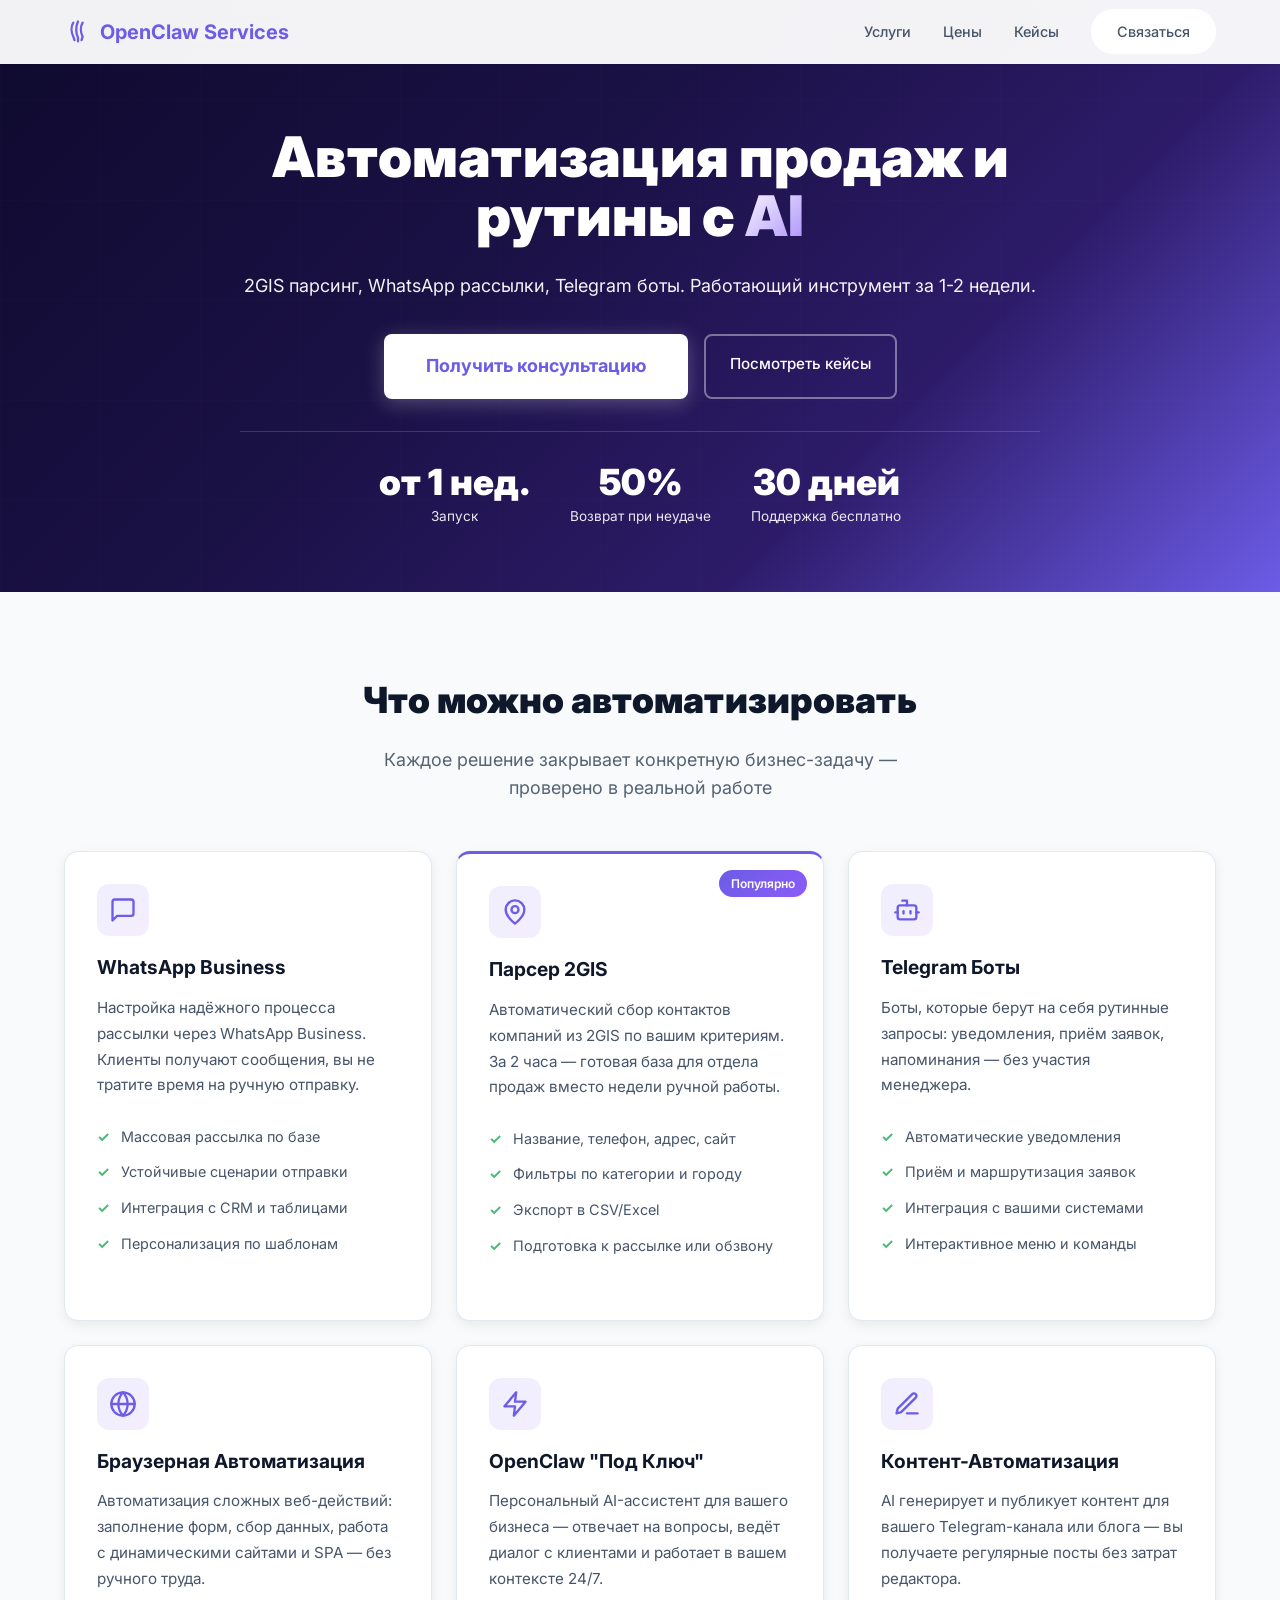
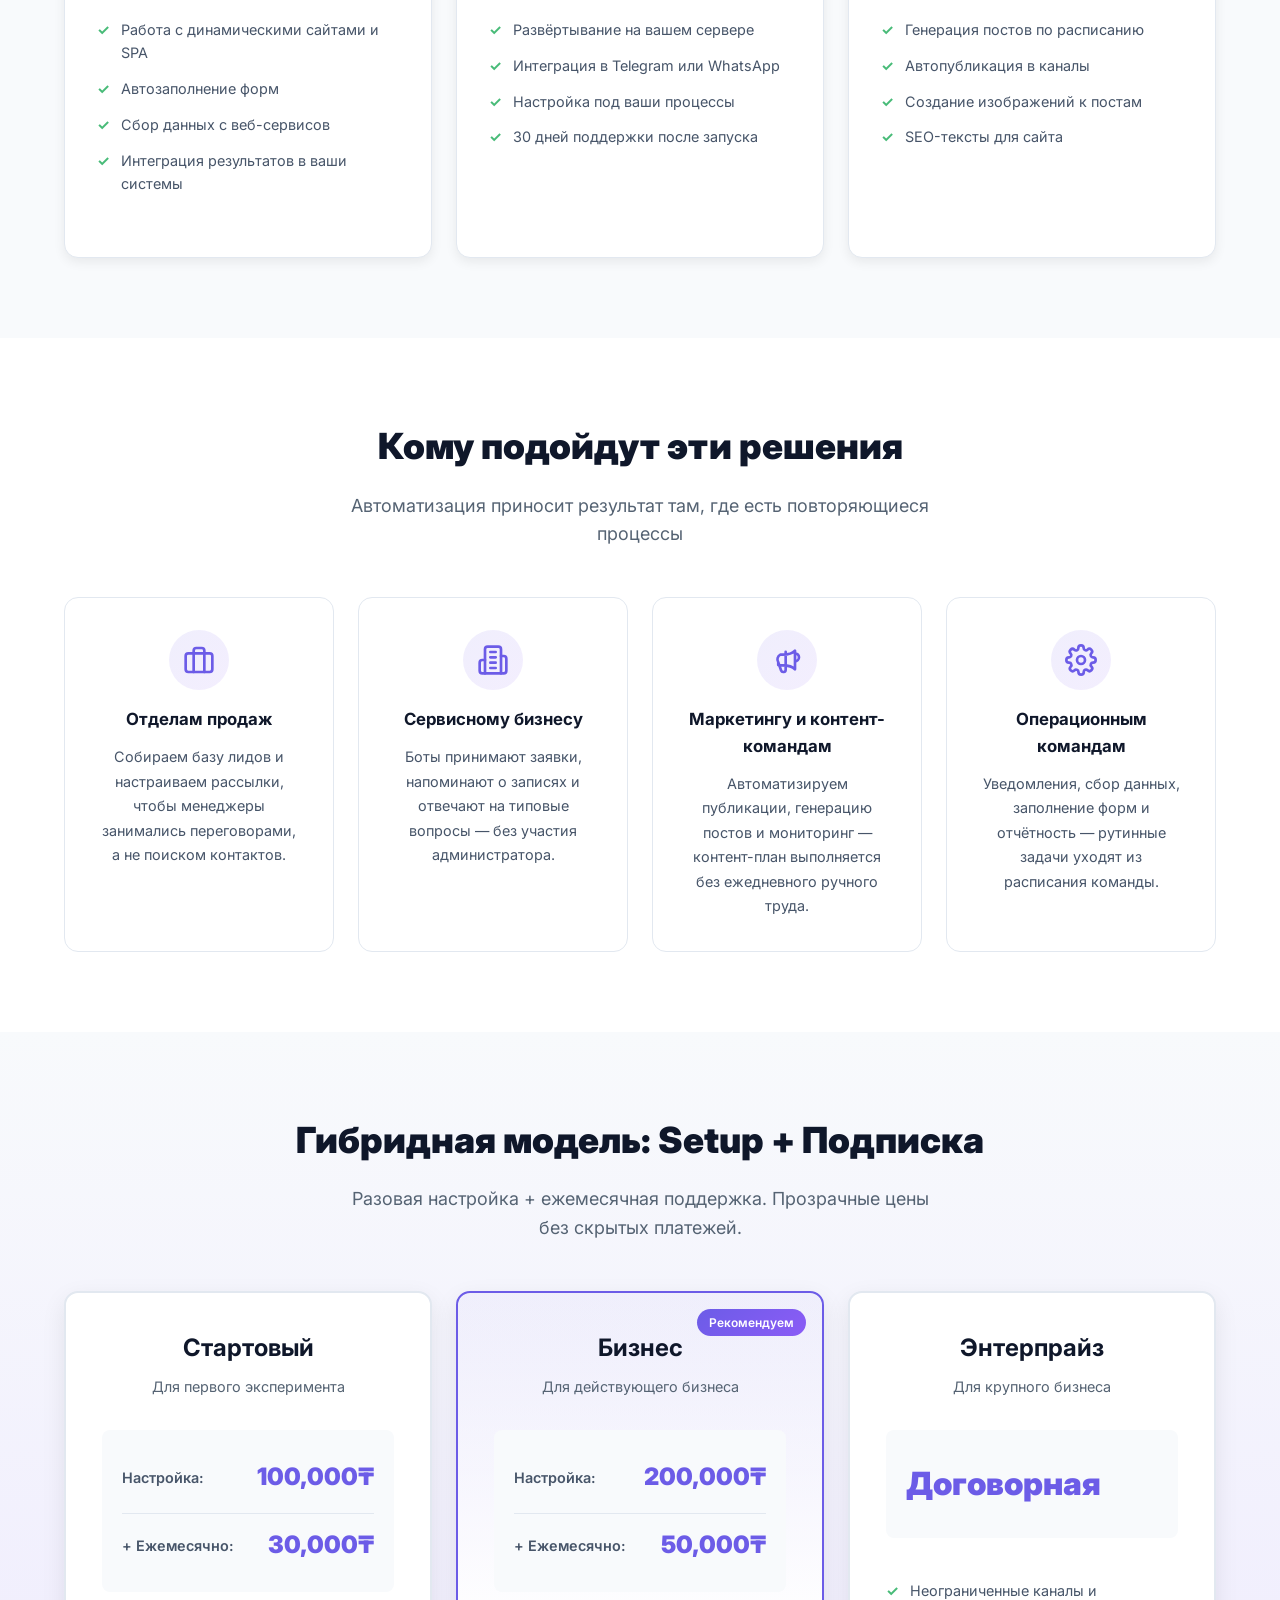
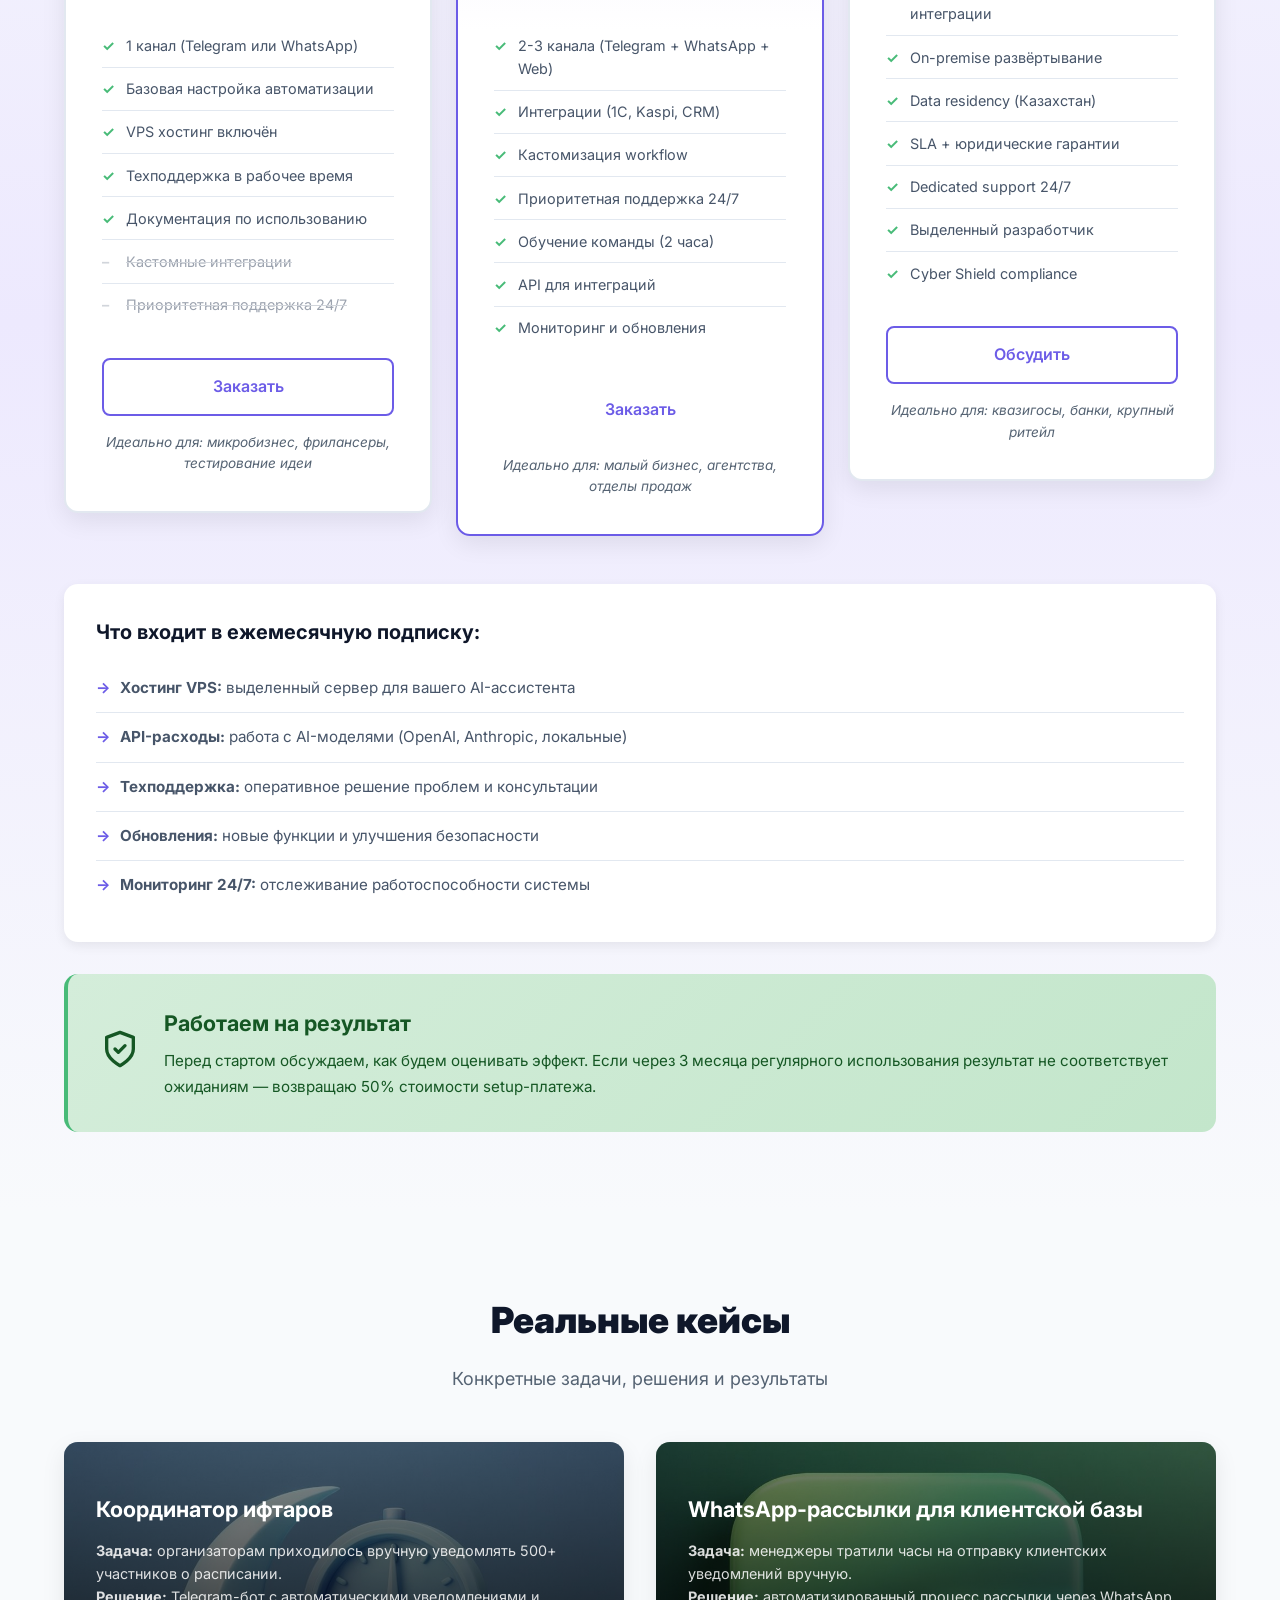
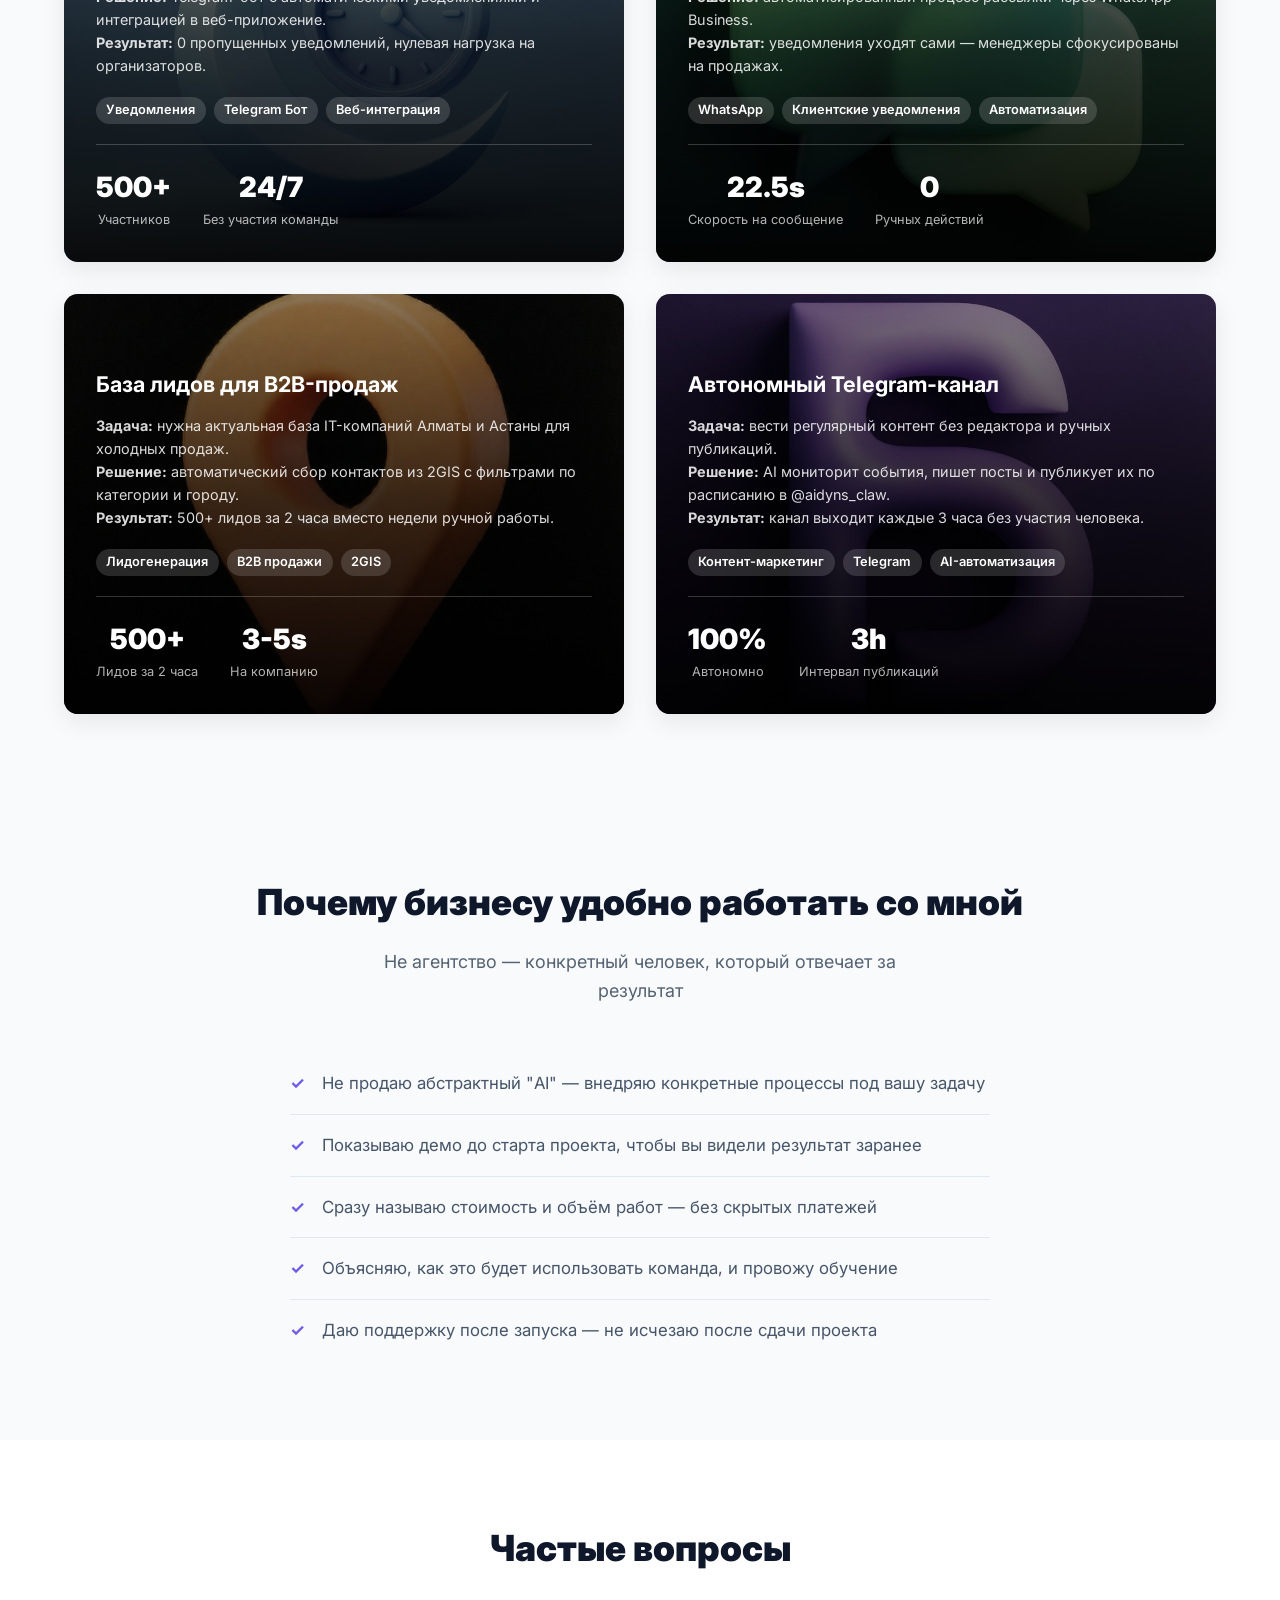
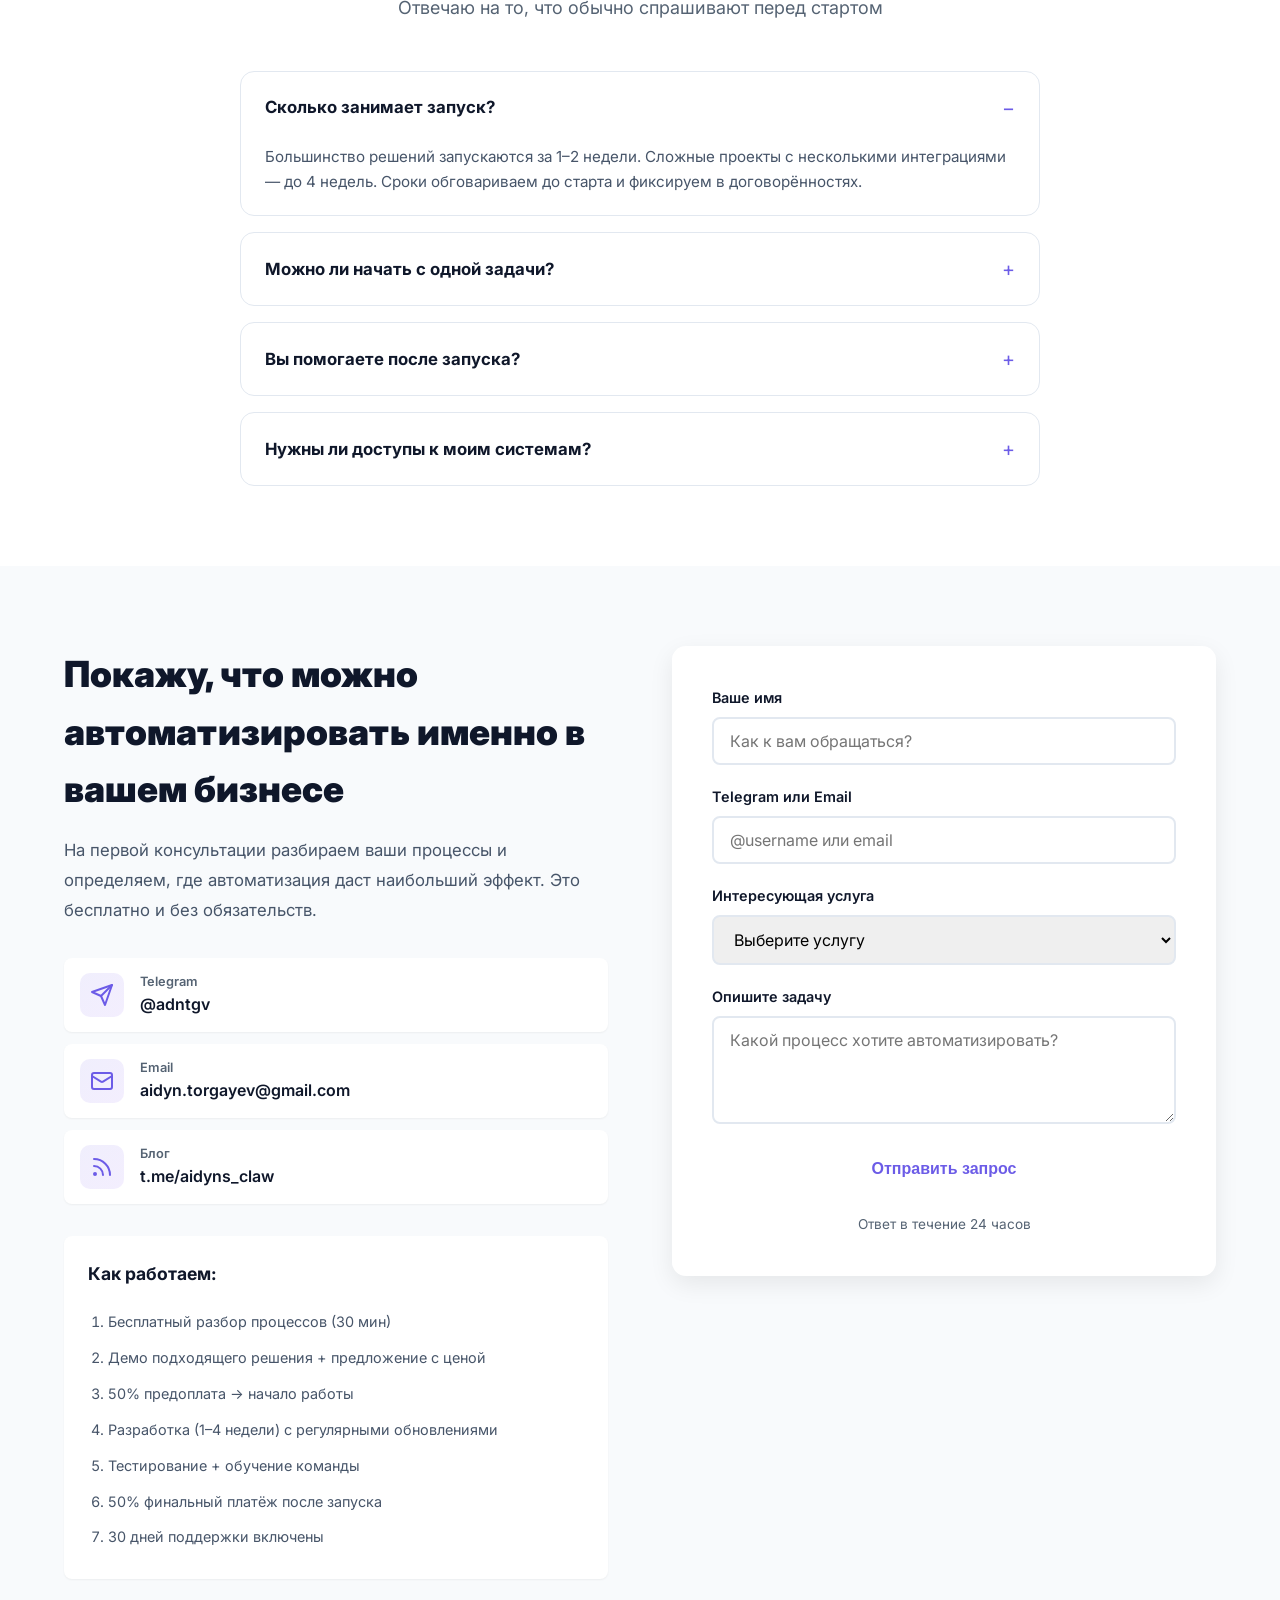
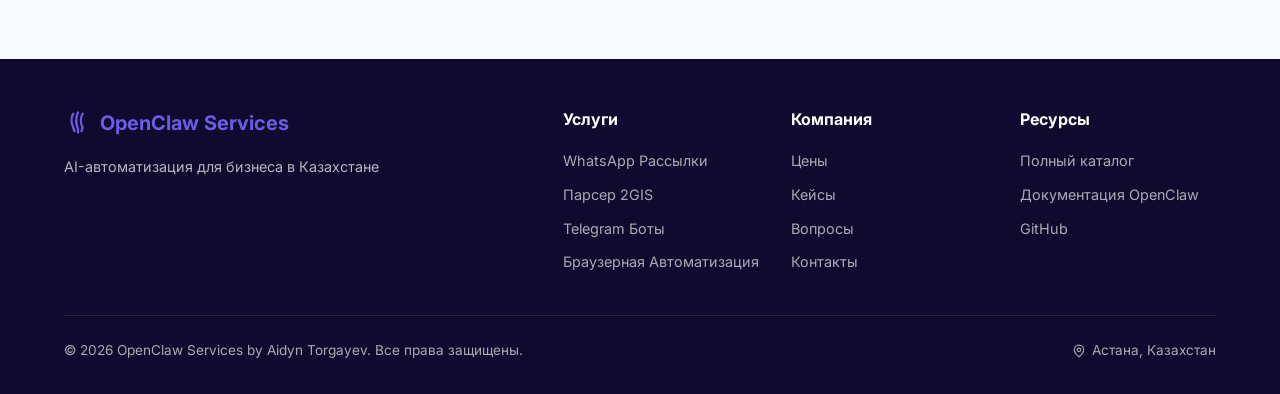
<file: index.html>
<!DOCTYPE html>
<html lang="ru">
<head>
    <meta charset="UTF-8">
    <meta name="viewport" content="width=device-width, initial-scale=1.0">
    <meta name="description" content="OpenClaw Services — AI-автоматизация продаж, лидогенерации и рутинных процессов для бизнеса в Казахстане. Запуск от 1 недели. От 120,000₸.">
    <meta name="keywords" content="AI автоматизация Казахстан, OpenClaw, WhatsApp рассылки, Telegram бот, парсинг лидов, автоматизация продаж, бизнес-автоматизация">
    <meta name="author" content="Aidyn Torgayev">

    <!-- Open Graph / Social Media -->
    <meta property="og:type" content="website">
    <meta property="og:title" content="OpenClaw Services — AI-Автоматизация для Бизнеса">
    <meta property="og:description" content="Автоматизируем продажи, лидогенерацию и рутинные процессы с AI. Реальные кейсы, прозрачные цены, поддержка после запуска.">
    <meta property="og:image" content="./images/hero.jpg">
    <meta property="og:url" content="https://openclaw.adntgv.com">

    <title>OpenClaw Services — AI-Автоматизация для Бизнеса в Казахстане</title>

    <link rel="stylesheet" href="styles.css">
    <link rel="preconnect" href="https://fonts.googleapis.com">
    <link rel="preconnect" href="https://fonts.gstatic.com" crossorigin>
    <link href="https://fonts.googleapis.com/css2?family=Inter:wght@400;600;700;900&display=swap" rel="stylesheet">
    <link rel="preload" as="image" href="./images/hero.jpg">
    
    <!-- Umami Analytics -->
    <script defer src="https://umami.adntgv.com/script.js" data-website-id="openclaw-services"></script>
    <link rel="icon" type="image/svg+xml" href="data:image/svg+xml,<svg xmlns='http://www.w3.org/2000/svg' viewBox='0 0 24 24' fill='none' stroke='%236c5ce7' stroke-width='2' stroke-linecap='round' stroke-linejoin='round'><path d='M8 4 C6 7 6 12 8 16 L9 19'/><path d='M12 3 C10 7 10 13 12 17 L12 20'/><path d='M16 4 C14 7 14 12 16 16 L15 19'/></svg>">
</head>
<body>
    <a href="#services" class="skip-to-content">Перейти к основному содержанию</a>

    <!-- Navigation -->
    <nav class="nav">
        <div class="container">
            <div class="nav-content">
                <div class="logo">
                    <svg class="logo-svg" width="28" height="28" viewBox="0 0 24 24" fill="none" stroke="currentColor" stroke-width="2" stroke-linecap="round" stroke-linejoin="round" role="img" aria-label="OpenClaw">
                        <path d="M8 4 C6 7 6 12 8 16 L9 19"/>
                        <path d="M12 3 C10 7 10 13 12 17 L12 20"/>
                        <path d="M16 4 C14 7 14 12 16 16 L15 19"/>
                    </svg>
                    <span class="logo-text">OpenClaw Services</span>
                </div>
                <ul class="nav-links">
                    <li><a href="#services">Услуги</a></li>
                    <li><a href="#pricing">Цены</a></li>
                    <li><a href="#cases">Кейсы</a></li>
                    <li><a href="#contact" class="cta-button">Связаться</a></li>
                </ul>
                <button class="mobile-menu-toggle" aria-label="Toggle menu" aria-expanded="false">
                    <svg class="icon-menu" width="22" height="22" viewBox="0 0 24 24" fill="none" stroke="currentColor" stroke-width="2" stroke-linecap="round" stroke-linejoin="round" aria-hidden="true">
                        <line x1="4" x2="20" y1="6" y2="6"/><line x1="4" x2="20" y1="12" y2="12"/><line x1="4" x2="20" y1="18" y2="18"/>
                    </svg>
                    <svg class="icon-close" width="22" height="22" viewBox="0 0 24 24" fill="none" stroke="currentColor" stroke-width="2" stroke-linecap="round" stroke-linejoin="round" aria-hidden="true">
                        <path d="M18 6 6 18"/><path d="m6 6 12 12"/>
                    </svg>
                </button>
            </div>
        </div>
    </nav>

    <!-- Hero Section -->
    <header class="hero">
        <div class="container">
            <div class="hero-content">
                <div class="hero-text">
                    <h1 class="hero-title">
                        Автоматизация продаж и рутины с <span class="gradient-text">AI</span>
                    </h1>
                    <p class="hero-subtitle">
                        2GIS парсинг, WhatsApp рассылки, Telegram боты. Работающий инструмент за 1-2 недели.
                    </p>
                    <div class="hero-cta">
                        <a href="#contact" class="button button-primary">Получить консультацию</a>
                        <a href="#cases" class="button button-secondary">Посмотреть кейсы</a>
                    </div>
                    <div class="hero-stats">
                        <div class="stat">
                            <div class="stat-number">от 1 нед.</div>
                            <div class="stat-label">Запуск</div>
                        </div>
                        <div class="stat">
                            <div class="stat-number">50%</div>
                            <div class="stat-label">Возврат при неудаче</div>
                        </div>
                        <div class="stat">
                            <div class="stat-number">30 дней</div>
                            <div class="stat-label">Поддержка бесплатно</div>
                        </div>
                    </div>
                </div>
            </div>
        </div>
    </header>

    <!-- Services Section -->
    <section id="services" class="services">
        <div class="container">
            <div class="section-header">
                <h2 class="section-title">Что можно автоматизировать</h2>
                <p class="section-subtitle">
                    Каждое решение закрывает конкретную бизнес-задачу — проверено в реальной работе
                </p>
            </div>

            <div class="services-grid">
                <!-- Service 1 -->
                <div class="service-card">
                    <div class="service-icon" aria-hidden="true">
                        <svg width="28" height="28" viewBox="0 0 24 24" fill="none" stroke="currentColor" stroke-width="2" stroke-linecap="round" stroke-linejoin="round"><path d="M21 15a2 2 0 0 1-2 2H7l-4 4V5a2 2 0 0 1 2-2h14a2 2 0 0 1 2 2z"/></svg>
                    </div>
                    <h3 class="service-title">WhatsApp Business</h3>
                    <p class="service-description">
                        Настройка надёжного процесса рассылки через WhatsApp Business.
                        Клиенты получают сообщения, вы не тратите время на ручную отправку.
                    </p>
                    <ul class="service-features">
                        <li>Массовая рассылка по базе</li>
                        <li>Устойчивые сценарии отправки</li>
                        <li>Интеграция с CRM и таблицами</li>
                        <li>Персонализация по шаблонам</li>
                    </ul>
                </div>

                <!-- Service 2 -->
                <div class="service-card featured">
                    <div class="badge">Популярно</div>
                    <div class="service-icon" aria-hidden="true">
                        <svg width="28" height="28" viewBox="0 0 24 24" fill="none" stroke="currentColor" stroke-width="2" stroke-linecap="round" stroke-linejoin="round"><path d="M20 10c0 6-8 12-8 12s-8-6-8-12a8 8 0 0 1 16 0Z"/><circle cx="12" cy="10" r="3"/></svg>
                    </div>
                    <h3 class="service-title">Парсер 2GIS</h3>
                    <p class="service-description">
                        Автоматический сбор контактов компаний из 2GIS по вашим критериям.
                        За 2 часа — готовая база для отдела продаж вместо недели ручной работы.
                    </p>
                    <ul class="service-features">
                        <li>Название, телефон, адрес, сайт</li>
                        <li>Фильтры по категории и городу</li>
                        <li>Экспорт в CSV/Excel</li>
                        <li>Подготовка к рассылке или обзвону</li>
                    </ul>
                </div>

                <!-- Service 3 -->
                <div class="service-card">
                    <div class="service-icon" aria-hidden="true">
                        <svg width="28" height="28" viewBox="0 0 24 24" fill="none" stroke="currentColor" stroke-width="2" stroke-linecap="round" stroke-linejoin="round"><path d="M12 8V4H8"/><rect width="16" height="12" x="4" y="8" rx="2"/><path d="M2 14h2"/><path d="M20 14h2"/><path d="M15 13v2"/><path d="M9 13v2"/></svg>
                    </div>
                    <h3 class="service-title">Telegram Боты</h3>
                    <p class="service-description">
                        Боты, которые берут на себя рутинные запросы: уведомления,
                        приём заявок, напоминания — без участия менеджера.
                    </p>
                    <ul class="service-features">
                        <li>Автоматические уведомления</li>
                        <li>Приём и маршрутизация заявок</li>
                        <li>Интеграция с вашими системами</li>
                        <li>Интерактивное меню и команды</li>
                    </ul>
                </div>

                <!-- Service 4 -->
                <div class="service-card">
                    <div class="service-icon" aria-hidden="true">
                        <svg width="28" height="28" viewBox="0 0 24 24" fill="none" stroke="currentColor" stroke-width="2" stroke-linecap="round" stroke-linejoin="round"><circle cx="12" cy="12" r="10"/><path d="M12 2a15.3 15.3 0 0 1 4 10 15.3 15.3 0 0 1-4 10 15.3 15.3 0 0 1-4-10 15.3 15.3 0 0 1 4-10z"/><line x1="2" y1="12" x2="22" y2="12"/></svg>
                    </div>
                    <h3 class="service-title">Браузерная Автоматизация</h3>
                    <p class="service-description">
                        Автоматизация сложных веб-действий: заполнение форм, сбор данных,
                        работа с динамическими сайтами и SPA — без ручного труда.
                    </p>
                    <ul class="service-features">
                        <li>Работа с динамическими сайтами и SPA</li>
                        <li>Автозаполнение форм</li>
                        <li>Сбор данных с веб-сервисов</li>
                        <li>Интеграция результатов в ваши системы</li>
                    </ul>
                </div>

                <!-- Service 5 -->
                <div class="service-card">
                    <div class="service-icon" aria-hidden="true">
                        <svg width="28" height="28" viewBox="0 0 24 24" fill="none" stroke="currentColor" stroke-width="2" stroke-linecap="round" stroke-linejoin="round"><polygon points="13 2 3 14 12 14 11 22 21 10 12 10 13 2"/></svg>
                    </div>
                    <h3 class="service-title">OpenClaw "Под Ключ"</h3>
                    <p class="service-description">
                        Персональный AI-ассистент для вашего бизнеса — отвечает на вопросы,
                        ведёт диалог с клиентами и работает в вашем контексте 24/7.
                    </p>
                    <ul class="service-features">
                        <li>Развёртывание на вашем сервере</li>
                        <li>Интеграция в Telegram или WhatsApp</li>
                        <li>Настройка под ваши процессы</li>
                        <li>30 дней поддержки после запуска</li>
                    </ul>
                </div>

                <!-- Service 6 -->
                <div class="service-card">
                    <div class="service-icon" aria-hidden="true">
                        <svg width="28" height="28" viewBox="0 0 24 24" fill="none" stroke="currentColor" stroke-width="2" stroke-linecap="round" stroke-linejoin="round"><path d="M12 20h9"/><path d="M16.5 3.5a2.121 2.121 0 0 1 3 3L7 19l-4 1 1-4L16.5 3.5z"/></svg>
                    </div>
                    <h3 class="service-title">Контент-Автоматизация</h3>
                    <p class="service-description">
                        AI генерирует и публикует контент для вашего Telegram-канала
                        или блога — вы получаете регулярные посты без затрат редактора.
                    </p>
                    <ul class="service-features">
                        <li>Генерация постов по расписанию</li>
                        <li>Автопубликация в каналы</li>
                        <li>Создание изображений к постам</li>
                        <li>SEO-тексты для сайта</li>
                    </ul>
                </div>
            </div>
        </div>
    </section>

    <!-- Audience Section -->
    <section id="audience" class="audience">
        <div class="container">
            <div class="section-header">
                <h2 class="section-title">Кому подойдут эти решения</h2>
                <p class="section-subtitle">
                    Автоматизация приносит результат там, где есть повторяющиеся процессы
                </p>
            </div>

            <div class="audience-grid">
                <div class="audience-card">
                    <div class="audience-icon" aria-hidden="true">
                        <svg width="32" height="32" viewBox="0 0 24 24" fill="none" stroke="currentColor" stroke-width="2" stroke-linecap="round" stroke-linejoin="round"><rect x="2" y="7" width="20" height="14" rx="2" ry="2"/><path d="M16 21V5a2 2 0 0 0-2-2h-4a2 2 0 0 0-2 2v16"/></svg>
                    </div>
                    <h3 class="audience-title">Отделам продаж</h3>
                    <p class="audience-description">
                        Собираем базу лидов и настраиваем рассылки, чтобы менеджеры занимались
                        переговорами, а не поиском контактов.
                    </p>
                </div>

                <div class="audience-card">
                    <div class="audience-icon" aria-hidden="true">
                        <svg width="32" height="32" viewBox="0 0 24 24" fill="none" stroke="currentColor" stroke-width="2" stroke-linecap="round" stroke-linejoin="round"><path d="M6 22V4a2 2 0 0 1 2-2h8a2 2 0 0 1 2 2v18Z"/><path d="M6 12H4a2 2 0 0 0-2 2v6a2 2 0 0 0 2 2h2"/><path d="M18 9h2a2 2 0 0 1 2 2v9a2 2 0 0 1-2 2h-2"/><path d="M10 6h4"/><path d="M10 10h4"/><path d="M10 14h4"/><path d="M10 18h4"/></svg>
                    </div>
                    <h3 class="audience-title">Сервисному бизнесу</h3>
                    <p class="audience-description">
                        Боты принимают заявки, напоминают о записях и отвечают на типовые вопросы —
                        без участия администратора.
                    </p>
                </div>

                <div class="audience-card">
                    <div class="audience-icon" aria-hidden="true">
                        <svg width="32" height="32" viewBox="0 0 24 24" fill="none" stroke="currentColor" stroke-width="2" stroke-linecap="round" stroke-linejoin="round"><path d="M11 5.882V19.24a1.76 1.76 0 0 1-3.417.592l-2.147-6.15M18 13a3 3 0 1 0 0-6M5.436 13.683A4.001 4.001 0 0 1 7 8h1.832c4.1 0 7.625-1.234 9.168-3v14c-1.543-1.766-5.067-3-9.168-3H7a3.994 3.994 0 0 1-1.564-.317z"/></svg>
                    </div>
                    <h3 class="audience-title">Маркетингу и контент-командам</h3>
                    <p class="audience-description">
                        Автоматизируем публикации, генерацию постов и мониторинг —
                        контент-план выполняется без ежедневного ручного труда.
                    </p>
                </div>

                <div class="audience-card">
                    <div class="audience-icon" aria-hidden="true">
                        <svg width="32" height="32" viewBox="0 0 24 24" fill="none" stroke="currentColor" stroke-width="2" stroke-linecap="round" stroke-linejoin="round"><circle cx="12" cy="12" r="3"/><path d="M19.4 15a1.65 1.65 0 0 0 .33 1.82l.06.06a2 2 0 0 1-2.83 2.83l-.06-.06a1.65 1.65 0 0 0-1.82-.33 1.65 1.65 0 0 0-1 1.51V21a2 2 0 0 1-4 0v-.09A1.65 1.65 0 0 0 9 19.4a1.65 1.65 0 0 0-1.82.33l-.06.06a2 2 0 0 1-2.83-2.83l.06-.06A1.65 1.65 0 0 0 4.68 15a1.65 1.65 0 0 0-1.51-1H3a2 2 0 0 1 0-4h.09A1.65 1.65 0 0 0 4.6 9a1.65 1.65 0 0 0-.33-1.82l-.06-.06a2 2 0 0 1 2.83-2.83l.06.06A1.65 1.65 0 0 0 9 4.68a1.65 1.65 0 0 0 1-1.51V3a2 2 0 0 1 4 0v.09a1.65 1.65 0 0 0 1 1.51 1.65 1.65 0 0 0 1.82-.33l.06-.06a2 2 0 0 1 2.83 2.83l-.06.06A1.65 1.65 0 0 0 19.4 9a1.65 1.65 0 0 0 1.51 1H21a2 2 0 0 1 0 4h-.09a1.65 1.65 0 0 0-1.51 1z"/></svg>
                    </div>
                    <h3 class="audience-title">Операционным командам</h3>
                    <p class="audience-description">
                        Уведомления, сбор данных, заполнение форм и отчётность —
                        рутинные задачи уходят из расписания команды.
                    </p>
                </div>
            </div>
        </div>
    </section>

    <!-- Pricing Section -->
    <section id="pricing" class="pricing">
        <div class="container">
            <div class="section-header">
                <h2 class="section-title">Гибридная модель: Setup + Подписка</h2>
                <p class="section-subtitle">
                    Разовая настройка + ежемесячная поддержка. Прозрачные цены без скрытых платежей.
                </p>
            </div>

            <div class="pricing-grid">
                <!-- Starter Tier -->
                <div class="pricing-card">
                    <div class="pricing-header">
                        <h3 class="pricing-title">Стартовый</h3>
                        <p class="pricing-subtitle">Для первого эксперимента</p>
                    </div>
                    <div class="pricing-price">
                        <div class="price-row">
                            <span class="price-label">Настройка:</span>
                            <span class="price-amount">100,000₸</span>
                        </div>
                        <div class="price-row monthly">
                            <span class="price-label">+ Ежемесячно:</span>
                            <span class="price-amount">30,000₸</span>
                        </div>
                    </div>
                    <ul class="pricing-features">
                        <li>1 канал (Telegram или WhatsApp)</li>
                        <li>Базовая настройка автоматизации</li>
                        <li>VPS хостинг включён</li>
                        <li>Техподдержка в рабочее время</li>
                        <li>Документация по использованию</li>
                        <li class="disabled">Кастомные интеграции</li>
                        <li class="disabled">Приоритетная поддержка 24/7</li>
                    </ul>
                    <a href="#contact" class="button button-outline">Заказать</a>
                    <p class="pricing-note">Идеально для: микробизнес, фрилансеры, тестирование идеи</p>
                </div>

                <!-- Business Tier -->
                <div class="pricing-card featured">
                    <div class="badge">Рекомендуем</div>
                    <div class="pricing-header">
                        <h3 class="pricing-title">Бизнес</h3>
                        <p class="pricing-subtitle">Для действующего бизнеса</p>
                    </div>
                    <div class="pricing-price">
                        <div class="price-row">
                            <span class="price-label">Настройка:</span>
                            <span class="price-amount">200,000₸</span>
                        </div>
                        <div class="price-row monthly">
                            <span class="price-label">+ Ежемесячно:</span>
                            <span class="price-amount">50,000₸</span>
                        </div>
                    </div>
                    <ul class="pricing-features">
                        <li>2-3 канала (Telegram + WhatsApp + Web)</li>
                        <li>Интеграции (1C, Kaspi, CRM)</li>
                        <li>Кастомизация workflow</li>
                        <li>Приоритетная поддержка 24/7</li>
                        <li>Обучение команды (2 часа)</li>
                        <li>API для интеграций</li>
                        <li>Мониторинг и обновления</li>
                    </ul>
                    <a href="#contact" class="button button-primary">Заказать</a>
                    <p class="pricing-note">Идеально для: малый бизнес, агентства, отделы продаж</p>
                </div>

                <!-- Enterprise Tier -->
                <div class="pricing-card">
                    <div class="pricing-header">
                        <h3 class="pricing-title">Энтерпрайз</h3>
                        <p class="pricing-subtitle">Для крупного бизнеса</p>
                    </div>
                    <div class="pricing-price">
                        <div class="price-row">
                            <span class="price-amount" style="font-size: 2rem;">Договорная</span>
                        </div>
                    </div>
                    <ul class="pricing-features">
                        <li>Неограниченные каналы и интеграции</li>
                        <li>On-premise развёртывание</li>
                        <li>Data residency (Казахстан)</li>
                        <li>SLA + юридические гарантии</li>
                        <li>Dedicated support 24/7</li>
                        <li>Выделенный разработчик</li>
                        <li>Cyber Shield compliance</li>
                    </ul>
                    <a href="#contact" class="button button-outline">Обсудить</a>
                    <p class="pricing-note">Идеально для: квазигосы, банки, крупный ритейл</p>
                </div>
            </div>

            <!-- Pricing Explanation -->
            <div class="pricing-explanation">
                <h3>Что входит в ежемесячную подписку:</h3>
                <ul>
                    <li><strong>Хостинг VPS:</strong> выделенный сервер для вашего AI-ассистента</li>
                    <li><strong>API-расходы:</strong> работа с AI-моделями (OpenAI, Anthropic, локальные)</li>
                    <li><strong>Техподдержка:</strong> оперативное решение проблем и консультации</li>
                    <li><strong>Обновления:</strong> новые функции и улучшения безопасности</li>
                    <li><strong>Мониторинг 24/7:</strong> отслеживание работоспособности системы</li>
                </ul>
            </div>

            <!-- Guarantee -->
            <div class="guarantee">
                <div class="guarantee-icon" aria-hidden="true">
                    <svg width="40" height="40" viewBox="0 0 24 24" fill="none" stroke="currentColor" stroke-width="2" stroke-linecap="round" stroke-linejoin="round"><path d="M12 22s8-4 8-10V5l-8-3-8 3v7c0 6 8 10 8 10z"/><path d="m9 12 2 2 4-4"/></svg>
                </div>
                <div class="guarantee-content">
                    <h3 class="guarantee-title">Работаем на результат</h3>
                    <p class="guarantee-text">
                        Перед стартом обсуждаем, как будем оценивать эффект.
                        Если через 3 месяца регулярного использования результат не соответствует ожиданиям —
                        возвращаю 50% стоимости setup-платежа.
                    </p>
                </div>
            </div>
        </div>
    </section>

    <!-- Cases Section -->
    <section id="cases" class="cases">
        <div class="container">
            <div class="section-header">
                <h2 class="section-title">Реальные кейсы</h2>
                <p class="section-subtitle">
                    Конкретные задачи, решения и результаты
                </p>
            </div>

            <div class="cases-grid">
                <!-- Case 1 -->
                <div class="case-card">
                    <div class="case-image">
                        <img src="./images/case-iftar.jpg" alt="Iftar Coordinator Bot" loading="lazy" width="1024" height="1024">
                    </div>
                    <div class="case-content">
                        <h3 class="case-title">Координатор ифтаров</h3>
                        <p class="case-description">
                            <strong>Задача:</strong> организаторам приходилось вручную уведомлять 500+ участников о расписании.<br>
                            <strong>Решение:</strong> Telegram-бот с автоматическими уведомлениями и интеграцией в веб-приложение.<br>
                            <strong>Результат:</strong> 0 пропущенных уведомлений, нулевая нагрузка на организаторов.
                        </p>
                        <div class="case-tags">
                            <span class="tag">Уведомления</span>
                            <span class="tag">Telegram Бот</span>
                            <span class="tag">Веб-интеграция</span>
                        </div>
                        <div class="case-results">
                            <div class="result-item">
                                <div class="result-value">500+</div>
                                <div class="result-label">Участников</div>
                            </div>
                            <div class="result-item">
                                <div class="result-value">24/7</div>
                                <div class="result-label">Без участия команды</div>
                            </div>
                        </div>
                    </div>
                </div>

                <!-- Case 2 -->
                <div class="case-card">
                    <div class="case-image">
                        <img src="./images/case-whatsapp.jpg" alt="WhatsApp Automation" loading="lazy" width="1024" height="1024">
                    </div>
                    <div class="case-content">
                        <h3 class="case-title">WhatsApp-рассылки для клиентской базы</h3>
                        <p class="case-description">
                            <strong>Задача:</strong> менеджеры тратили часы на отправку клиентских уведомлений вручную.<br>
                            <strong>Решение:</strong> автоматизированный процесс рассылки через WhatsApp Business.<br>
                            <strong>Результат:</strong> уведомления уходят сами — менеджеры сфокусированы на продажах.
                        </p>
                        <div class="case-tags">
                            <span class="tag">WhatsApp</span>
                            <span class="tag">Клиентские уведомления</span>
                            <span class="tag">Автоматизация</span>
                        </div>
                        <div class="case-results">
                            <div class="result-item">
                                <div class="result-value">22.5s</div>
                                <div class="result-label">Скорость на сообщение</div>
                            </div>
                            <div class="result-item">
                                <div class="result-value">0</div>
                                <div class="result-label">Ручных действий</div>
                            </div>
                        </div>
                    </div>
                </div>

                <!-- Case 3 -->
                <div class="case-card">
                    <div class="case-image">
                        <img src="./images/case-2gis.jpg" alt="2GIS Lead Scraper" loading="lazy" width="1024" height="1024">
                    </div>
                    <div class="case-content">
                        <h3 class="case-title">База лидов для B2B-продаж</h3>
                        <p class="case-description">
                            <strong>Задача:</strong> нужна актуальная база IT-компаний Алматы и Астаны для холодных продаж.<br>
                            <strong>Решение:</strong> автоматический сбор контактов из 2GIS с фильтрами по категории и городу.<br>
                            <strong>Результат:</strong> 500+ лидов за 2 часа вместо недели ручной работы.
                        </p>
                        <div class="case-tags">
                            <span class="tag">Лидогенерация</span>
                            <span class="tag">B2B продажи</span>
                            <span class="tag">2GIS</span>
                        </div>
                        <div class="case-results">
                            <div class="result-item">
                                <div class="result-value">500+</div>
                                <div class="result-label">Лидов за 2 часа</div>
                            </div>
                            <div class="result-item">
                                <div class="result-value">3-5s</div>
                                <div class="result-label">На компанию</div>
                            </div>
                        </div>
                    </div>
                </div>

                <!-- Case 4 -->
                <div class="case-card">
                    <div class="case-image">
                        <img src="./images/case-blog.jpg" alt="Autonomous Blog" loading="lazy" width="1024" height="1024">
                    </div>
                    <div class="case-content">
                        <h3 class="case-title">Автономный Telegram-канал</h3>
                        <p class="case-description">
                            <strong>Задача:</strong> вести регулярный контент без редактора и ручных публикаций.<br>
                            <strong>Решение:</strong> AI мониторит события, пишет посты и публикует их по расписанию в @aidyns_claw.<br>
                            <strong>Результат:</strong> канал выходит каждые 3 часа без участия человека.
                        </p>
                        <div class="case-tags">
                            <span class="tag">Контент-маркетинг</span>
                            <span class="tag">Telegram</span>
                            <span class="tag">AI-автоматизация</span>
                        </div>
                        <div class="case-results">
                            <div class="result-item">
                                <div class="result-value">100%</div>
                                <div class="result-label">Автономно</div>
                            </div>
                            <div class="result-item">
                                <div class="result-value">3h</div>
                                <div class="result-label">Интервал публикаций</div>
                            </div>
                        </div>
                    </div>
                </div>
            </div>
        </div>
    </section>

    <!-- Trust Section -->
    <section id="trust" class="trust">
        <div class="container">
            <div class="section-header">
                <h2 class="section-title">Почему бизнесу удобно работать со мной</h2>
                <p class="section-subtitle">
                    Не агентство — конкретный человек, который отвечает за результат
                </p>
            </div>

            <ul class="trust-list">
                <li class="trust-item">Не продаю абстрактный "AI" — внедряю конкретные процессы под вашу задачу</li>
                <li class="trust-item">Показываю демо до старта проекта, чтобы вы видели результат заранее</li>
                <li class="trust-item">Сразу называю стоимость и объём работ — без скрытых платежей</li>
                <li class="trust-item">Объясняю, как это будет использовать команда, и провожу обучение</li>
                <li class="trust-item">Даю поддержку после запуска — не исчезаю после сдачи проекта</li>
            </ul>
        </div>
    </section>

    <!-- FAQ Section -->
    <section id="faq" class="faq">
        <div class="container">
            <div class="section-header">
                <h2 class="section-title">Частые вопросы</h2>
                <p class="section-subtitle">
                    Отвечаю на то, что обычно спрашивают перед стартом
                </p>
            </div>

            <div class="faq-grid">
                <details class="faq-item" open>
                    <summary class="faq-question">Сколько занимает запуск?</summary>
                    <div class="faq-answer">
                        Большинство решений запускаются за 1–2 недели. Сложные проекты с несколькими
                        интеграциями — до 4 недель. Сроки обговариваем до старта и фиксируем в договорённостях.
                    </div>
                </details>

                <details class="faq-item">
                    <summary class="faq-question">Можно ли начать с одной задачи?</summary>
                    <div class="faq-answer">
                        Да. Базовый пакет — это ровно одна автоматизация. Хорошая точка входа,
                        чтобы убедиться в подходе до расширения. Многие клиенты начинали с парсера лидов
                        или одного бота и потом добавляли остальное.
                    </div>
                </details>

                <details class="faq-item">
                    <summary class="faq-question">Вы помогаете после запуска?</summary>
                    <div class="faq-answer">
                        Да, все пакеты включают период поддержки — от 14 до 90 дней.
                        Если что-то перестало работать или нужно небольшое изменение —
                        решаю в рамках поддержки без дополнительной оплаты.
                    </div>
                </details>

                <details class="faq-item">
                    <summary class="faq-question">Нужны ли доступы к моим системам?</summary>
                    <div class="faq-answer">
                        Зависит от задачи. Для интеграции с CRM или вашим сервисом — да, нужны API-ключи
                        или доступ к тестовой среде. Для парсинга и рассылок — нет.
                        Обговариваем конкретный список на консультации.
                    </div>
                </details>
            </div>
        </div>
    </section>

    <!-- Contact Section -->
    <section id="contact" class="contact">
        <div class="container">
            <div class="contact-content">
                <div class="contact-info">
                    <h2 class="section-title">Покажу, что можно автоматизировать именно в вашем бизнесе</h2>
                    <p class="contact-text">
                        На первой консультации разбираем ваши процессы и определяем,
                        где автоматизация даст наибольший эффект. Это бесплатно и без обязательств.
                    </p>

                    <div class="contact-methods">
                        <a href="https://t.me/adntgv" class="contact-method" target="_blank">
                            <div class="method-icon" aria-hidden="true">
                                <svg width="24" height="24" viewBox="0 0 24 24" fill="none" stroke="currentColor" stroke-width="2" stroke-linecap="round" stroke-linejoin="round"><path d="m22 2-7 20-4-9-9-4 20-7z"/><path d="M22 2 11 13"/></svg>
                            </div>
                            <div class="method-details">
                                <div class="method-title">Telegram</div>
                                <div class="method-value">@adntgv</div>
                            </div>
                        </a>

                        <div class="contact-method">
                            <div class="method-icon" aria-hidden="true">
                                <svg width="24" height="24" viewBox="0 0 24 24" fill="none" stroke="currentColor" stroke-width="2" stroke-linecap="round" stroke-linejoin="round"><rect width="20" height="16" x="2" y="4" rx="2"/><path d="m22 7-8.97 5.7a1.94 1.94 0 0 1-2.06 0L2 7"/></svg>
                            </div>
                            <div class="method-details">
                                <div class="method-title">Email</div>
                                <div class="method-value">aidyn.torgayev@gmail.com</div>
                            </div>
                        </div>

                        <div class="contact-method">
                            <div class="method-icon" aria-hidden="true">
                                <svg width="24" height="24" viewBox="0 0 24 24" fill="none" stroke="currentColor" stroke-width="2" stroke-linecap="round" stroke-linejoin="round"><path d="M4 11a9 9 0 0 1 9 9"/><path d="M4 4a16 16 0 0 1 16 16"/><circle cx="5" cy="19" r="1"/></svg>
                            </div>
                            <div class="method-details">
                                <div class="method-title">Блог</div>
                                <div class="method-value">t.me/aidyns_claw</div>
                            </div>
                        </div>
                    </div>

                    <div class="process-preview">
                        <h3>Как работаем:</h3>
                        <ol class="process-steps">
                            <li>Бесплатный разбор процессов (30 мин)</li>
                            <li>Демо подходящего решения + предложение с ценой</li>
                            <li>50% предоплата → начало работы</li>
                            <li>Разработка (1–4 недели) с регулярными обновлениями</li>
                            <li>Тестирование + обучение команды</li>
                            <li>50% финальный платёж после запуска</li>
                            <li>30 дней поддержки включены</li>
                        </ol>
                    </div>
                </div>

                <div class="contact-form-container">
                    <form class="contact-form" id="contactForm">
                        <div class="form-group">
                            <label for="name">Ваше имя</label>
                            <input type="text" id="name" name="name" required placeholder="Как к вам обращаться?">
                        </div>

                        <div class="form-group">
                            <label for="contact">Telegram или Email</label>
                            <input type="text" id="contact" name="contact" required placeholder="@username или email">
                        </div>

                        <div class="form-group">
                            <label for="service">Интересующая услуга</label>
                            <select id="service" name="service" required>
                                <option value="">Выберите услугу</option>
                                <option value="whatsapp">WhatsApp Business</option>
                                <option value="2gis">Парсер 2GIS</option>
                                <option value="telegram">Telegram Бот</option>
                                <option value="browser">Браузерная Автоматизация</option>
                                <option value="openclaw">OpenClaw "Под Ключ"</option>
                                <option value="content">Контент-Автоматизация</option>
                                <option value="custom">Кастомное Решение</option>
                            </select>
                        </div>

                        <div class="form-group">
                            <label for="message">Опишите задачу</label>
                            <textarea id="message" name="message" rows="4" required placeholder="Какой процесс хотите автоматизировать?"></textarea>
                        </div>

                        <button type="submit" class="button button-primary">Отправить запрос</button>
                        <p class="form-note">Ответ в течение 24 часов</p>
                    </form>
                </div>
            </div>
        </div>
    </section>

    <!-- Footer -->
    <footer class="footer">
        <div class="container">
            <div class="footer-content">
                <div class="footer-brand">
                    <div class="logo">
                        <svg class="logo-svg" width="28" height="28" viewBox="0 0 24 24" fill="none" stroke="currentColor" stroke-width="2" stroke-linecap="round" stroke-linejoin="round" role="img" aria-label="OpenClaw">
                            <path d="M8 4 C6 7 6 12 8 16 L9 19"/>
                            <path d="M12 3 C10 7 10 13 12 17 L12 20"/>
                            <path d="M16 4 C14 7 14 12 16 16 L15 19"/>
                        </svg>
                        <span class="logo-text">OpenClaw Services</span>
                    </div>
                    <p class="footer-tagline">
                        AI-автоматизация для бизнеса в Казахстане
                    </p>
                </div>

                <div class="footer-links">
                    <div class="footer-column">
                        <h4>Услуги</h4>
                        <ul>
                            <li><a href="#services">WhatsApp Рассылки</a></li>
                            <li><a href="#services">Парсер 2GIS</a></li>
                            <li><a href="#services">Telegram Боты</a></li>
                            <li><a href="#services">Браузерная Автоматизация</a></li>
                        </ul>
                    </div>

                    <div class="footer-column">
                        <h4>Компания</h4>
                        <ul>
                            <li><a href="#pricing">Цены</a></li>
                            <li><a href="#cases">Кейсы</a></li>
                            <li><a href="#faq">Вопросы</a></li>
                            <li><a href="#contact">Контакты</a></li>
                        </ul>
                    </div>

                    <div class="footer-column">
                        <h4>Ресурсы</h4>
                        <ul>
                            <li><a href="https://minio-api.adntgv.com/blog/openclaw-services-catalog.html" target="_blank">Полный каталог</a></li>
                            <li><a href="https://docs.openclaw.ai" target="_blank">Документация OpenClaw</a></li>
                            <li><a href="https://github.com/openclaw/openclaw" target="_blank">GitHub</a></li>
                        </ul>
                    </div>
                </div>
            </div>

            <div class="footer-bottom">
                <p>&copy; 2026 OpenClaw Services by Aidyn Torgayev. Все права защищены.</p>
                <p class="footer-location">
                    <svg width="14" height="14" viewBox="0 0 24 24" fill="none" stroke="currentColor" stroke-width="2" stroke-linecap="round" stroke-linejoin="round" aria-hidden="true"><path d="M20 10c0 6-8 12-8 12s-8-6-8-12a8 8 0 0 1 16 0Z"/><circle cx="12" cy="10" r="3"/></svg>
                    Астана, Казахстан
                </p>
            </div>
        </div>
    </footer>

    <a href="#contact" class="fab" aria-label="Связаться">
        <svg width="24" height="24" viewBox="0 0 24 24" fill="none" stroke="currentColor" stroke-width="2" stroke-linecap="round" stroke-linejoin="round" aria-hidden="true">
            <path d="M21 15a2 2 0 0 1-2 2H7l-4 4V5a2 2 0 0 1 2-2h14a2 2 0 0 1 2 2z"/>
        </svg>
    </a>

    <script src="script.js" defer></script>
</body>
</html>
</file>
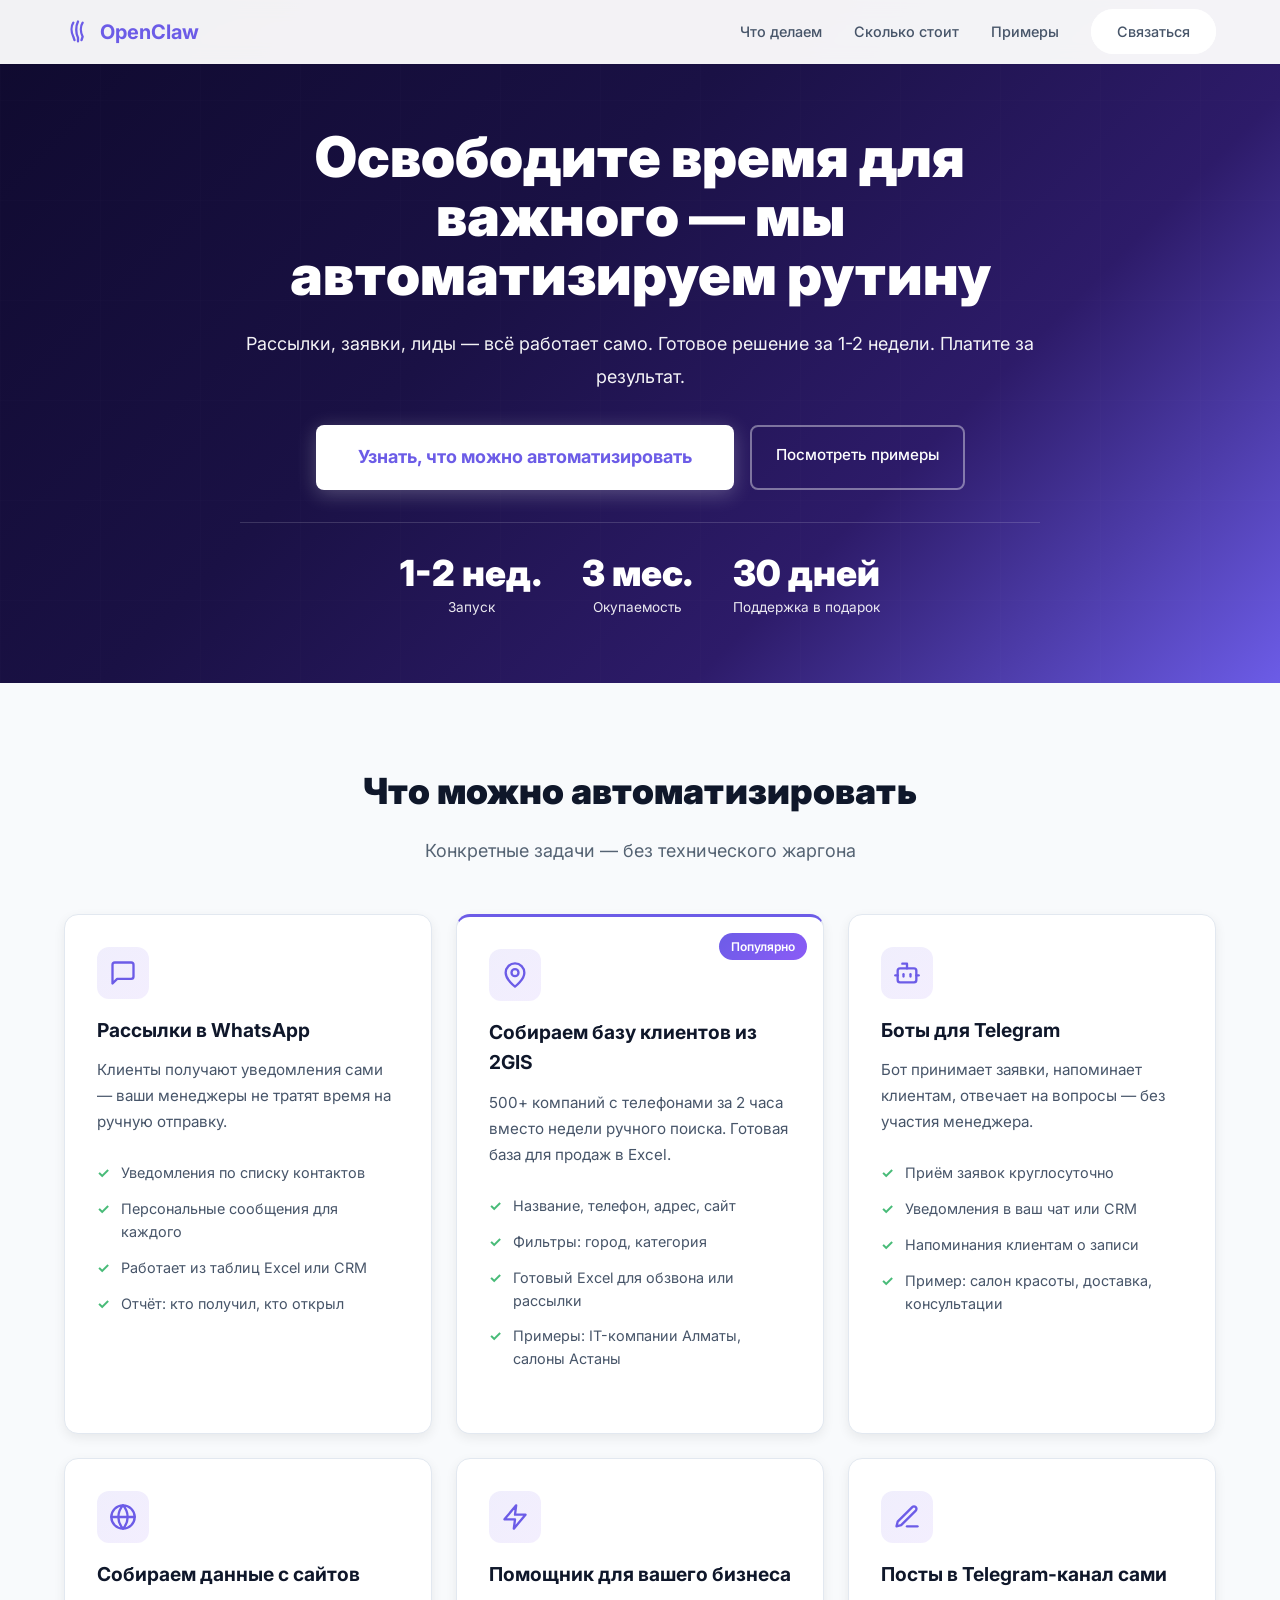
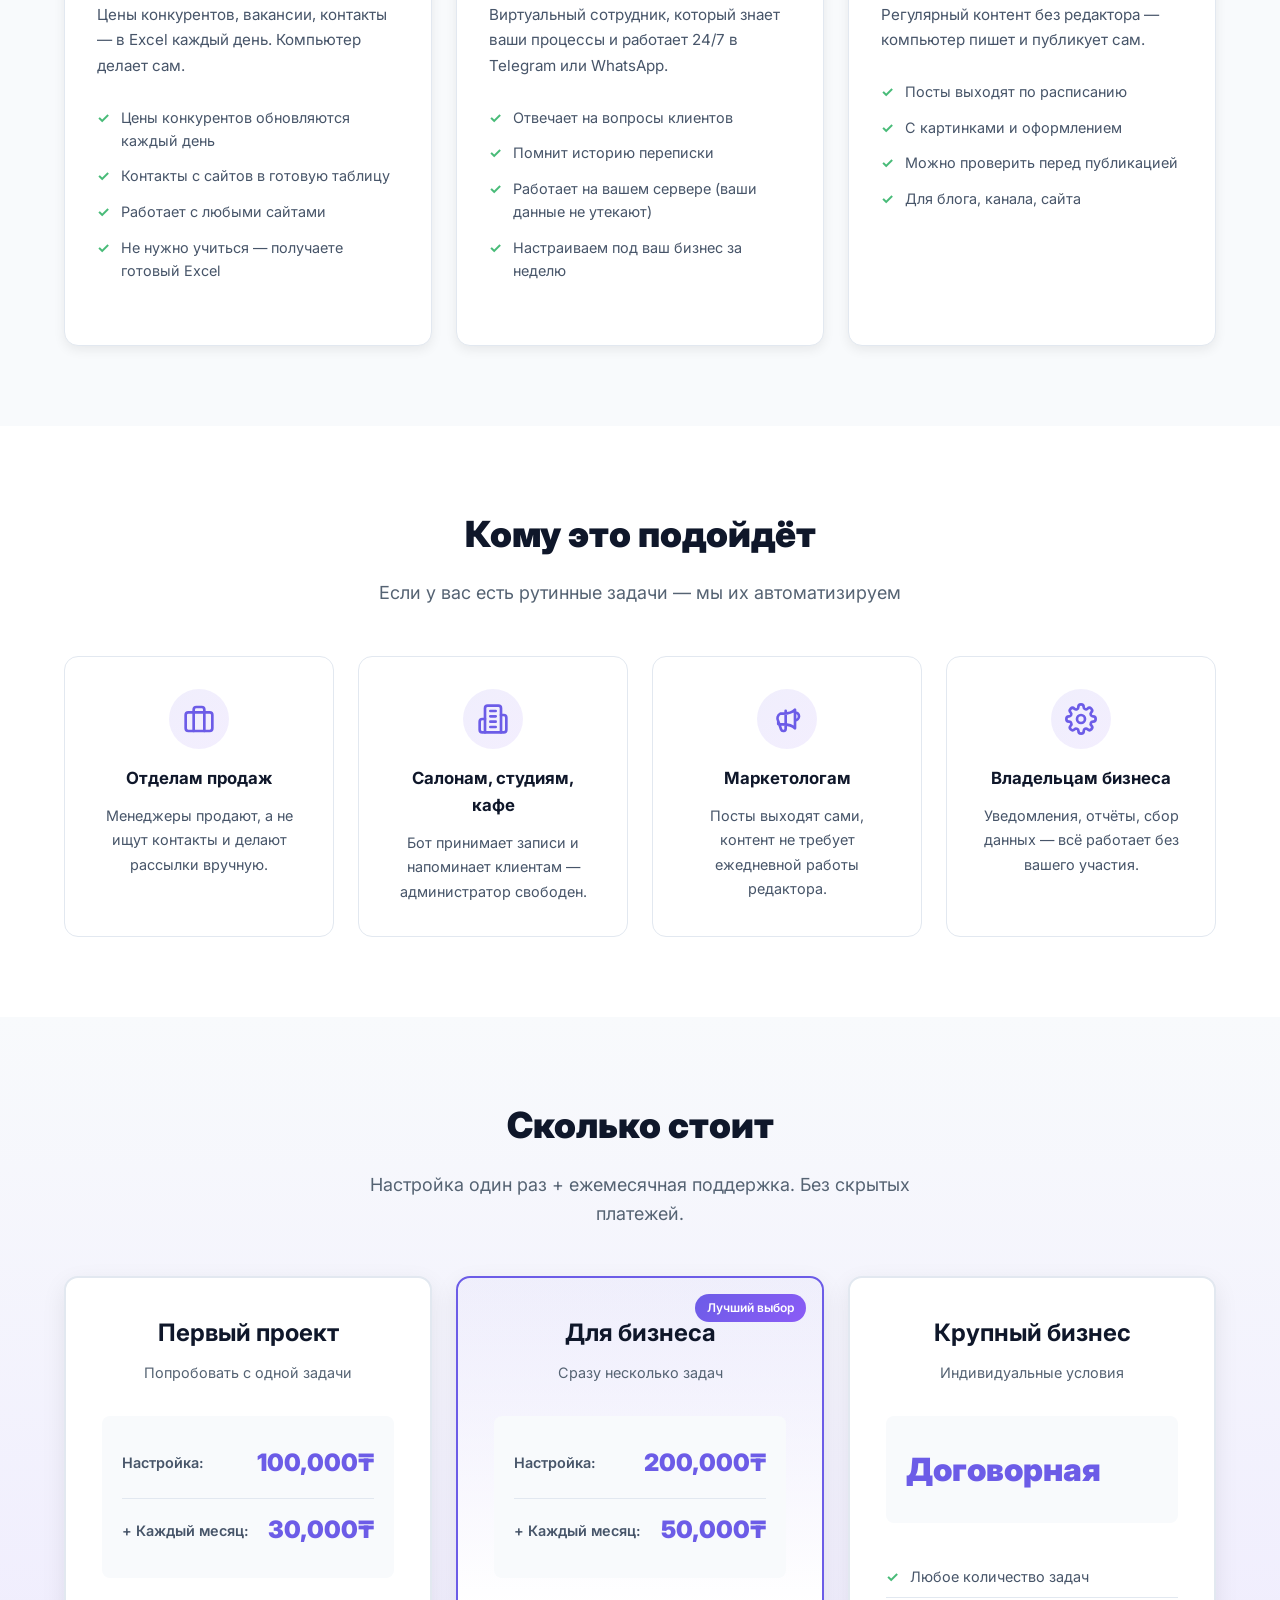
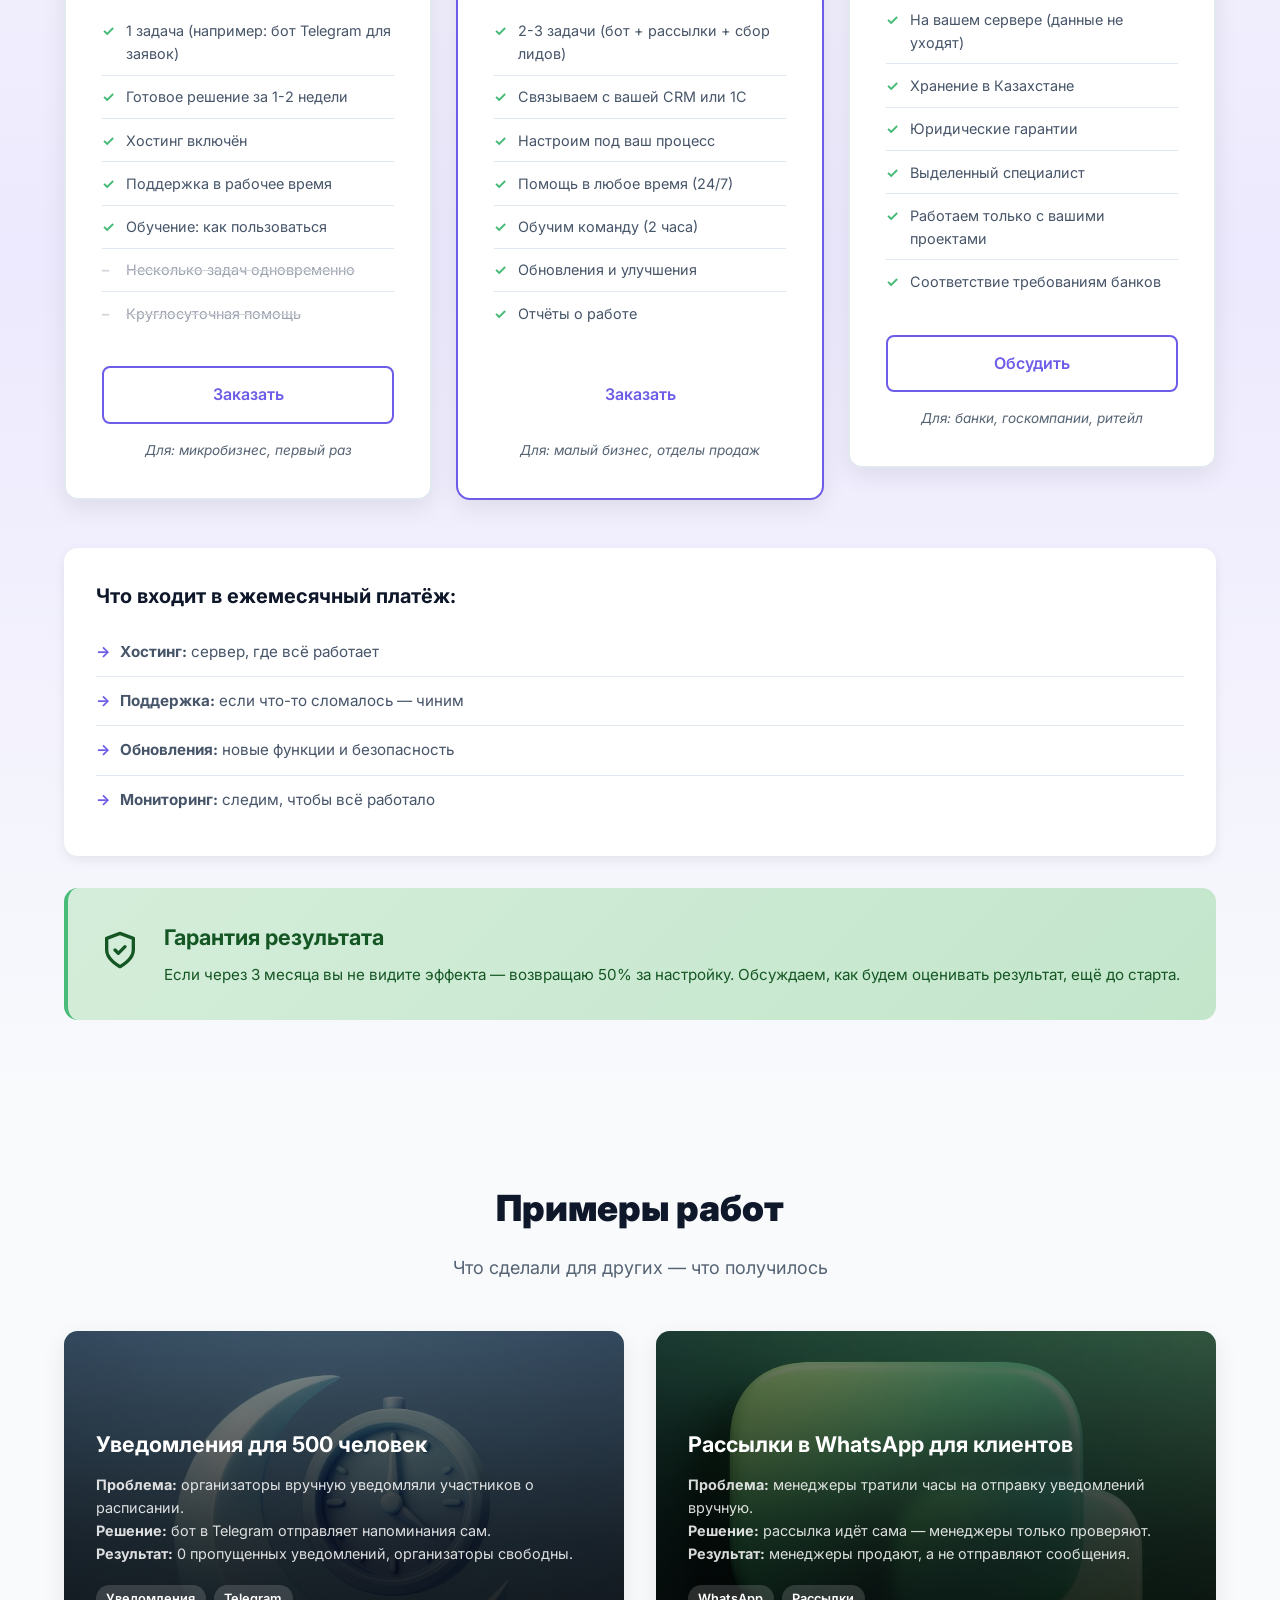
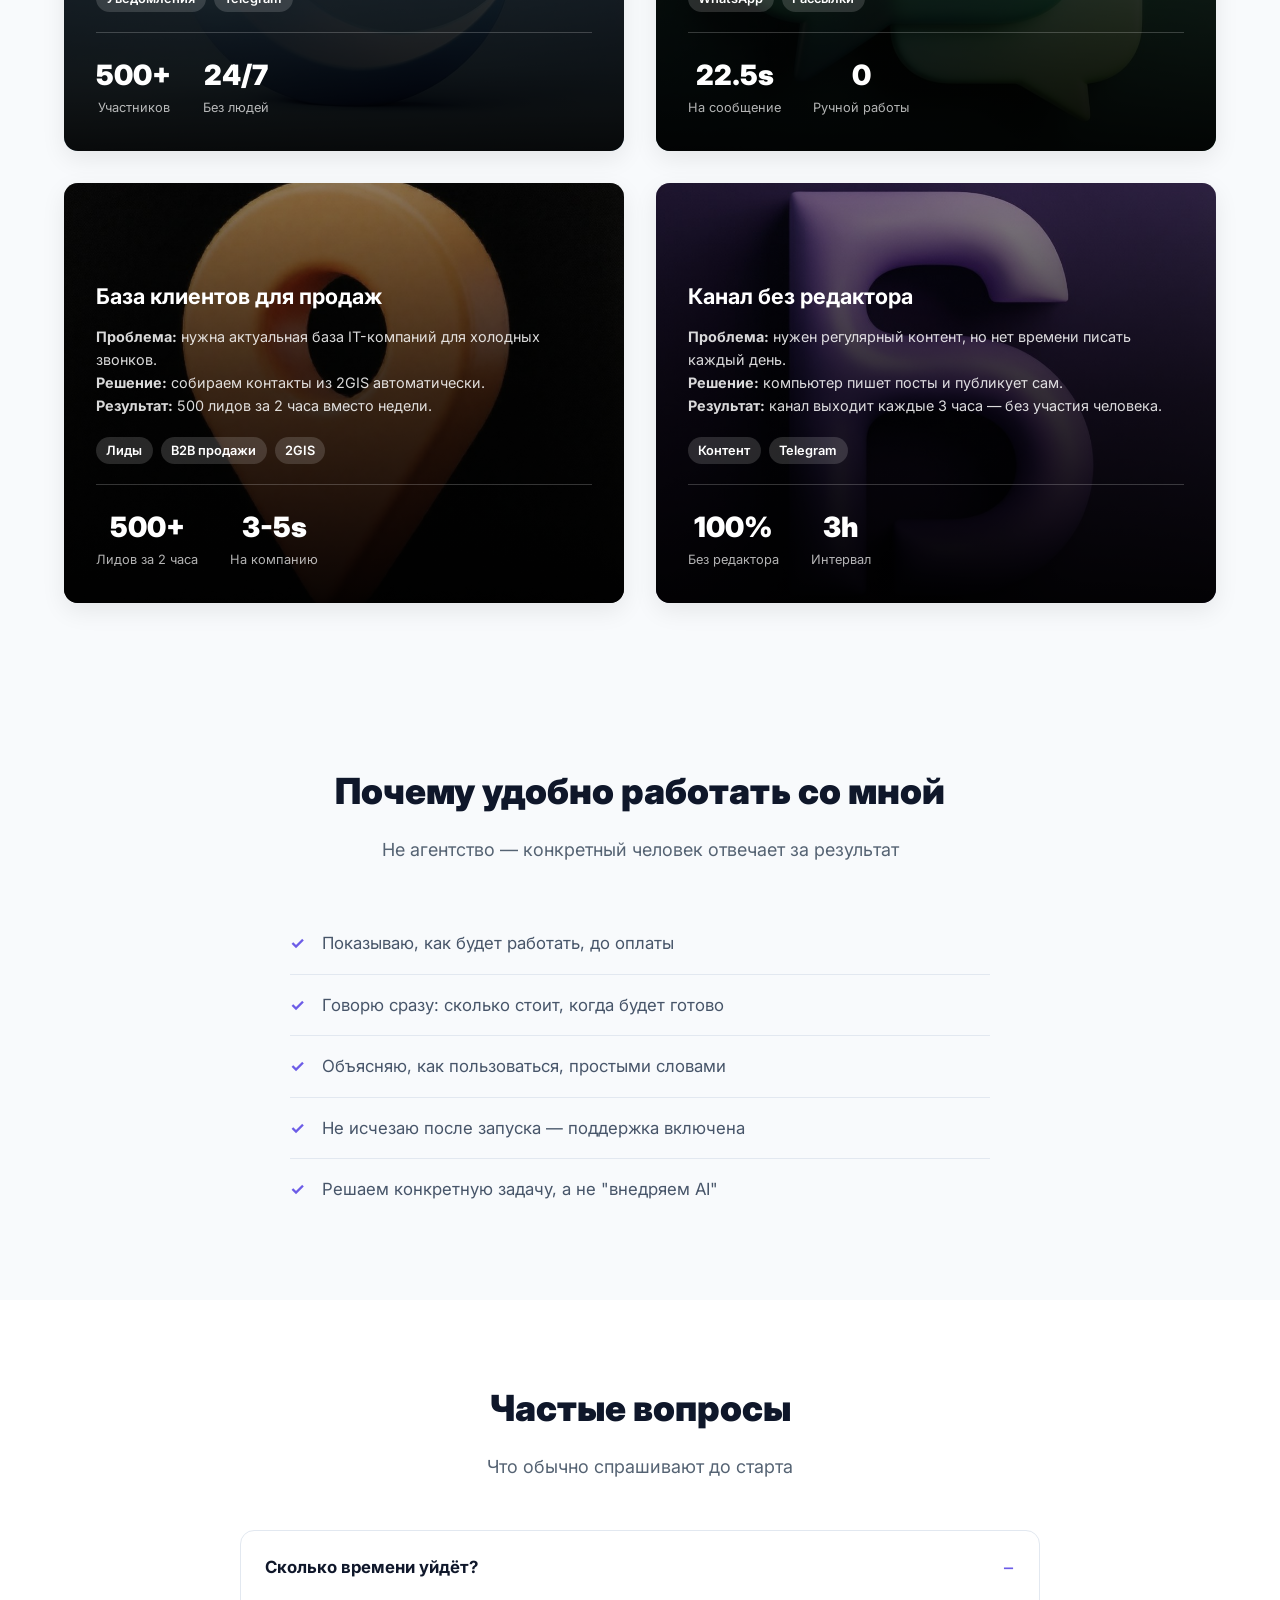
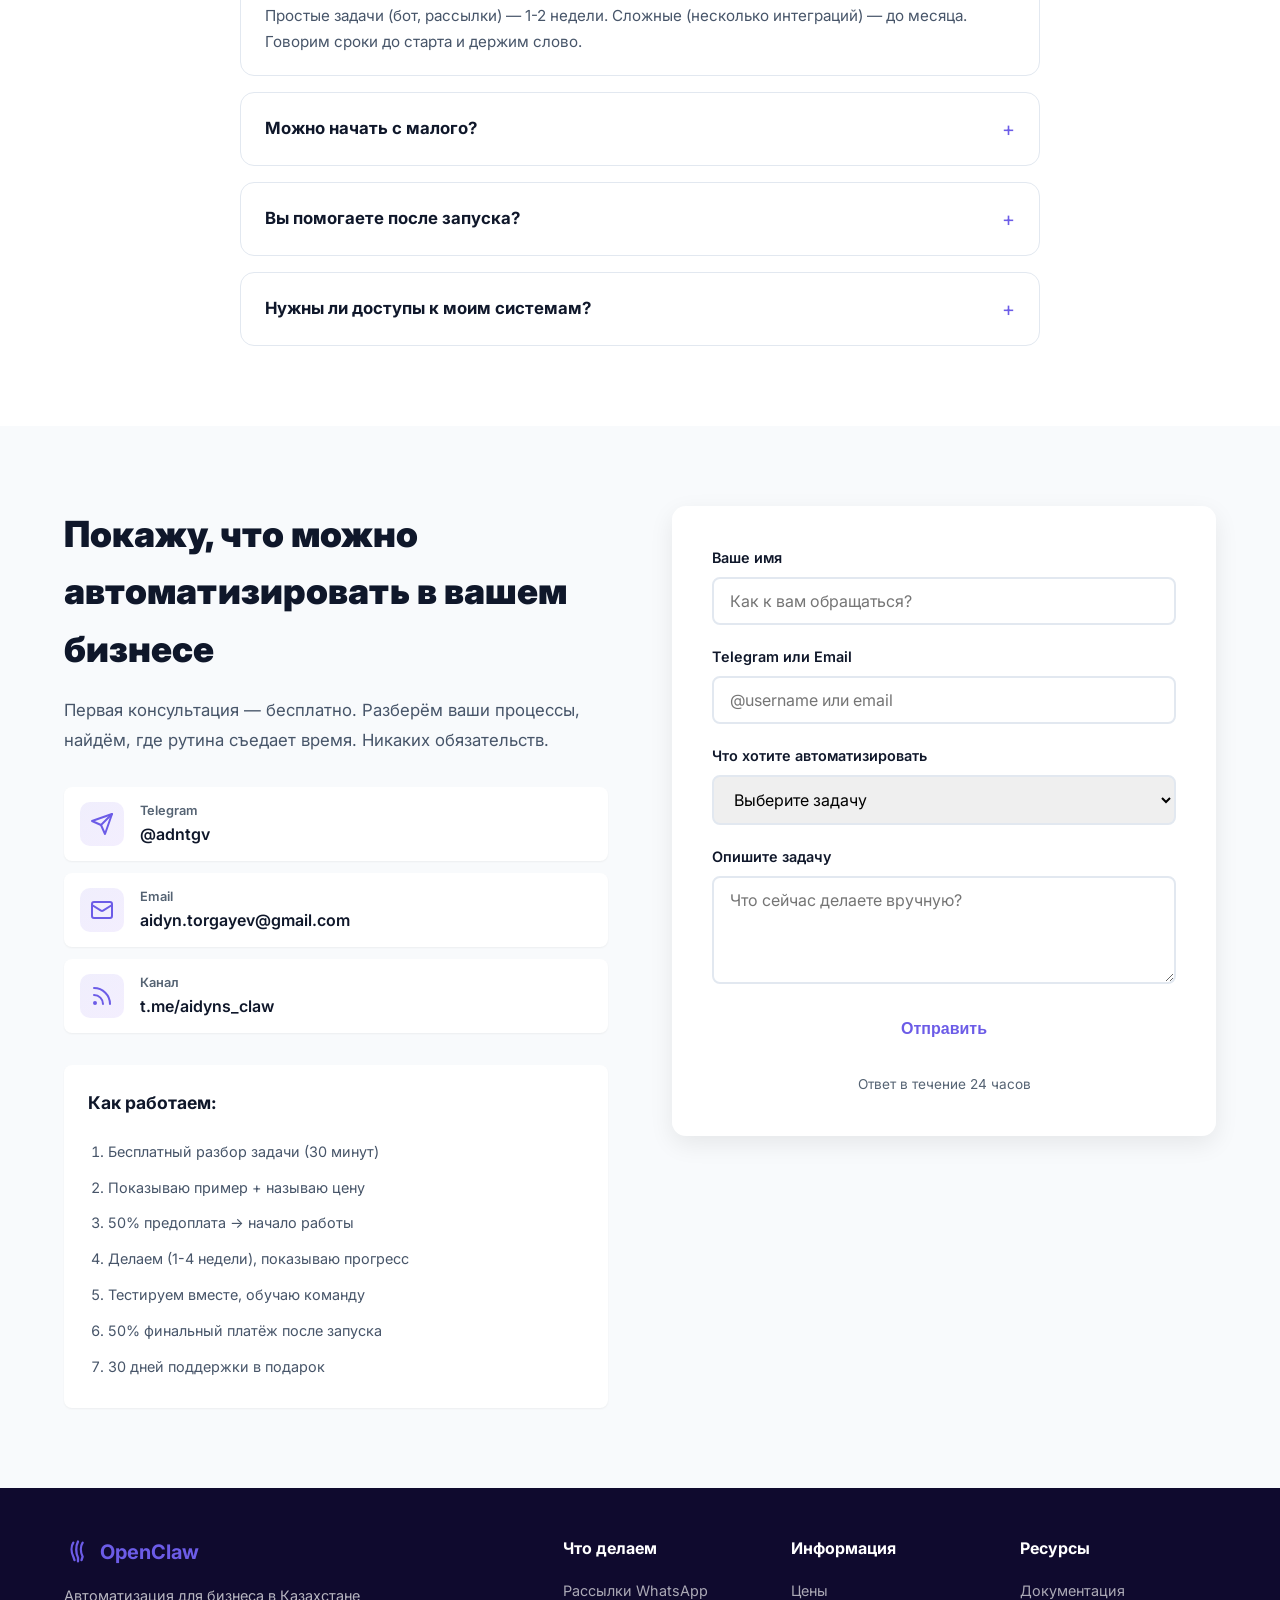
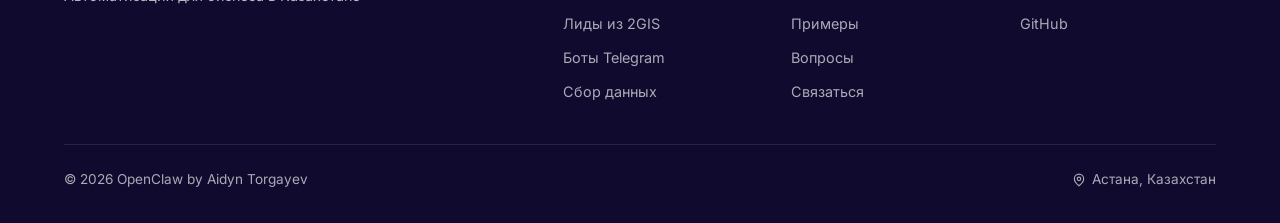
<file: v2/index.html>
<!DOCTYPE html>
<html lang="ru">
<head>
    <meta charset="UTF-8">
    <meta name="viewport" content="width=device-width, initial-scale=1.0">
    <meta name="description" content="Освободим ваше время — автоматизируем рутину. Рассылки, лиды, боты. Работает через неделю. От 100,000₸.">
    <meta name="keywords" content="автоматизация бизнеса Казахстан, рассылки WhatsApp, боты Telegram, 2GIS лиды, автоматизация продаж Астана">
    <meta name="author" content="Aidyn Torgayev">

    <!-- Open Graph / Social Media -->
    <meta property="og:type" content="website">
    <meta property="og:title" content="Освободите время для важного — автоматизируем рутину">
    <meta property="og:description" content="Рассылки, лиды, боты. Готовое решение за 1-2 недели. Окупается за 3 месяца.">
    <meta property="og:image" content="./images/hero.jpg">
    <meta property="og:url" content="https://openclaw.adntgv.com">

    <title>Освободите время для важного — автоматизируем рутину | OpenClaw</title>

    <link rel="stylesheet" href="styles.css">
    <link rel="preconnect" href="https://fonts.googleapis.com">
    <link rel="preconnect" href="https://fonts.gstatic.com" crossorigin>
    <link href="https://fonts.googleapis.com/css2?family=Inter:wght@400;600;700;900&display=swap" rel="stylesheet">
    <link rel="preload" as="image" href="./images/hero.jpg">
    
    <!-- Umami Analytics -->
    <script defer src="https://umami.adntgv.com/script.js" data-website-id="openclaw-services"></script>
    <link rel="icon" type="image/svg+xml" href="data:image/svg+xml,<svg xmlns='http://www.w3.org/2000/svg' viewBox='0 0 24 24' fill='none' stroke='%236c5ce7' stroke-width='2' stroke-linecap='round' stroke-linejoin='round'><path d='M8 4 C6 7 6 12 8 16 L9 19'/><path d='M12 3 C10 7 10 13 12 17 L12 20'/><path d='M16 4 C14 7 14 12 16 16 L15 19'/></svg>">
</head>
<body>
    <a href="#services" class="skip-to-content">Перейти к основному содержанию</a>

    <!-- Navigation -->
    <nav class="nav">
        <div class="container">
            <div class="nav-content">
                <div class="logo">
                    <svg class="logo-svg" width="28" height="28" viewBox="0 0 24 24" fill="none" stroke="currentColor" stroke-width="2" stroke-linecap="round" stroke-linejoin="round" role="img" aria-label="OpenClaw">
                        <path d="M8 4 C6 7 6 12 8 16 L9 19"/>
                        <path d="M12 3 C10 7 10 13 12 17 L12 20"/>
                        <path d="M16 4 C14 7 14 12 16 16 L15 19"/>
                    </svg>
                    <span class="logo-text">OpenClaw</span>
                </div>
                <ul class="nav-links">
                    <li><a href="#services">Что делаем</a></li>
                    <li><a href="#pricing">Сколько стоит</a></li>
                    <li><a href="#cases">Примеры</a></li>
                    <li><a href="#contact" class="cta-button">Связаться</a></li>
                </ul>
                <button class="mobile-menu-toggle" aria-label="Toggle menu" aria-expanded="false">
                    <svg class="icon-menu" width="22" height="22" viewBox="0 0 24 24" fill="none" stroke="currentColor" stroke-width="2" stroke-linecap="round" stroke-linejoin="round" aria-hidden="true">
                        <line x1="4" x2="20" y1="6" y2="6"/><line x1="4" x2="20" y1="12" y2="12"/><line x1="4" x2="20" y1="18" y2="18"/>
                    </svg>
                    <svg class="icon-close" width="22" height="22" viewBox="0 0 24 24" fill="none" stroke="currentColor" stroke-width="2" stroke-linecap="round" stroke-linejoin="round" aria-hidden="true">
                        <path d="M18 6 6 18"/><path d="m6 6 12 12"/>
                    </svg>
                </button>
            </div>
        </div>
    </nav>

    <!-- Hero Section -->
    <header class="hero">
        <div class="container">
            <div class="hero-content">
                <div class="hero-text">
                    <h1 class="hero-title">
                        Освободите время для важного — мы автоматизируем рутину
                    </h1>
                    <p class="hero-subtitle">
                        Рассылки, заявки, лиды — всё работает само. Готовое решение за 1-2 недели. Платите за результат.
                    </p>
                    <div class="hero-cta">
                        <a href="#contact" class="button button-primary">Узнать, что можно автоматизировать</a>
                        <a href="#cases" class="button button-secondary">Посмотреть примеры</a>
                    </div>
                    <div class="hero-stats">
                        <div class="stat">
                            <div class="stat-number">1-2 нед.</div>
                            <div class="stat-label">Запуск</div>
                        </div>
                        <div class="stat">
                            <div class="stat-number">3 мес.</div>
                            <div class="stat-label">Окупаемость</div>
                        </div>
                        <div class="stat">
                            <div class="stat-number">30 дней</div>
                            <div class="stat-label">Поддержка в подарок</div>
                        </div>
                    </div>
                </div>
            </div>
        </div>
    </header>

    <!-- Services Section -->
    <section id="services" class="services">
        <div class="container">
            <div class="section-header">
                <h2 class="section-title">Что можно автоматизировать</h2>
                <p class="section-subtitle">
                    Конкретные задачи — без технического жаргона
                </p>
            </div>

            <div class="services-grid">
                <!-- Service 1 -->
                <div class="service-card">
                    <div class="service-icon" aria-hidden="true">
                        <svg width="28" height="28" viewBox="0 0 24 24" fill="none" stroke="currentColor" stroke-width="2" stroke-linecap="round" stroke-linejoin="round"><path d="M21 15a2 2 0 0 1-2 2H7l-4 4V5a2 2 0 0 1 2-2h14a2 2 0 0 1 2 2z"/></svg>
                    </div>
                    <h3 class="service-title">Рассылки в WhatsApp</h3>
                    <p class="service-description">
                        Клиенты получают уведомления сами — ваши менеджеры не тратят время на ручную отправку.
                    </p>
                    <ul class="service-features">
                        <li>Уведомления по списку контактов</li>
                        <li>Персональные сообщения для каждого</li>
                        <li>Работает из таблиц Excel или CRM</li>
                        <li>Отчёт: кто получил, кто открыл</li>
                    </ul>
                </div>

                <!-- Service 2 -->
                <div class="service-card featured">
                    <div class="badge">Популярно</div>
                    <div class="service-icon" aria-hidden="true">
                        <svg width="28" height="28" viewBox="0 0 24 24" fill="none" stroke="currentColor" stroke-width="2" stroke-linecap="round" stroke-linejoin="round"><path d="M20 10c0 6-8 12-8 12s-8-6-8-12a8 8 0 0 1 16 0Z"/><circle cx="12" cy="10" r="3"/></svg>
                    </div>
                    <h3 class="service-title">Собираем базу клиентов из 2GIS</h3>
                    <p class="service-description">
                        500+ компаний с телефонами за 2 часа вместо недели ручного поиска.
                        Готовая база для продаж в Excel.
                    </p>
                    <ul class="service-features">
                        <li>Название, телефон, адрес, сайт</li>
                        <li>Фильтры: город, категория</li>
                        <li>Готовый Excel для обзвона или рассылки</li>
                        <li>Примеры: IT-компании Алматы, салоны Астаны</li>
                    </ul>
                </div>

                <!-- Service 3 -->
                <div class="service-card">
                    <div class="service-icon" aria-hidden="true">
                        <svg width="28" height="28" viewBox="0 0 24 24" fill="none" stroke="currentColor" stroke-width="2" stroke-linecap="round" stroke-linejoin="round"><path d="M12 8V4H8"/><rect width="16" height="12" x="4" y="8" rx="2"/><path d="M2 14h2"/><path d="M20 14h2"/><path d="M15 13v2"/><path d="M9 13v2"/></svg>
                    </div>
                    <h3 class="service-title">Боты для Telegram</h3>
                    <p class="service-description">
                        Бот принимает заявки, напоминает клиентам, отвечает на вопросы — без участия менеджера.
                    </p>
                    <ul class="service-features">
                        <li>Приём заявок круглосуточно</li>
                        <li>Уведомления в ваш чат или CRM</li>
                        <li>Напоминания клиентам о записи</li>
                        <li>Пример: салон красоты, доставка, консультации</li>
                    </ul>
                </div>

                <!-- Service 4 -->
                <div class="service-card">
                    <div class="service-icon" aria-hidden="true">
                        <svg width="28" height="28" viewBox="0 0 24 24" fill="none" stroke="currentColor" stroke-width="2" stroke-linecap="round" stroke-linejoin="round"><circle cx="12" cy="12" r="10"/><path d="M12 2a15.3 15.3 0 0 1 4 10 15.3 15.3 0 0 1-4 10 15.3 15.3 0 0 1-4-10 15.3 15.3 0 0 1 4-10z"/><line x1="2" y1="12" x2="22" y2="12"/></svg>
                    </div>
                    <h3 class="service-title">Собираем данные с сайтов</h3>
                    <p class="service-description">
                        Цены конкурентов, вакансии, контакты — в Excel каждый день. Компьютер делает сам.
                    </p>
                    <ul class="service-features">
                        <li>Цены конкурентов обновляются каждый день</li>
                        <li>Контакты с сайтов в готовую таблицу</li>
                        <li>Работает с любыми сайтами</li>
                        <li>Не нужно учиться — получаете готовый Excel</li>
                    </ul>
                </div>

                <!-- Service 5 -->
                <div class="service-card">
                    <div class="service-icon" aria-hidden="true">
                        <svg width="28" height="28" viewBox="0 0 24 24" fill="none" stroke="currentColor" stroke-width="2" stroke-linecap="round" stroke-linejoin="round"><polygon points="13 2 3 14 12 14 11 22 21 10 12 10 13 2"/></svg>
                    </div>
                    <h3 class="service-title">Помощник для вашего бизнеса</h3>
                    <p class="service-description">
                        Виртуальный сотрудник, который знает ваши процессы и работает 24/7 в Telegram или WhatsApp.
                    </p>
                    <ul class="service-features">
                        <li>Отвечает на вопросы клиентов</li>
                        <li>Помнит историю переписки</li>
                        <li>Работает на вашем сервере (ваши данные не утекают)</li>
                        <li>Настраиваем под ваш бизнес за неделю</li>
                    </ul>
                </div>

                <!-- Service 6 -->
                <div class="service-card">
                    <div class="service-icon" aria-hidden="true">
                        <svg width="28" height="28" viewBox="0 0 24 24" fill="none" stroke="currentColor" stroke-width="2" stroke-linecap="round" stroke-linejoin="round"><path d="M12 20h9"/><path d="M16.5 3.5a2.121 2.121 0 0 1 3 3L7 19l-4 1 1-4L16.5 3.5z"/></svg>
                    </div>
                    <h3 class="service-title">Посты в Telegram-канал сами</h3>
                    <p class="service-description">
                        Регулярный контент без редактора — компьютер пишет и публикует сам.
                    </p>
                    <ul class="service-features">
                        <li>Посты выходят по расписанию</li>
                        <li>С картинками и оформлением</li>
                        <li>Можно проверить перед публикацией</li>
                        <li>Для блога, канала, сайта</li>
                    </ul>
                </div>
            </div>
        </div>
    </section>

    <!-- Audience Section -->
    <section id="audience" class="audience">
        <div class="container">
            <div class="section-header">
                <h2 class="section-title">Кому это подойдёт</h2>
                <p class="section-subtitle">
                    Если у вас есть рутинные задачи — мы их автоматизируем
                </p>
            </div>

            <div class="audience-grid">
                <div class="audience-card">
                    <div class="audience-icon" aria-hidden="true">
                        <svg width="32" height="32" viewBox="0 0 24 24" fill="none" stroke="currentColor" stroke-width="2" stroke-linecap="round" stroke-linejoin="round"><rect x="2" y="7" width="20" height="14" rx="2" ry="2"/><path d="M16 21V5a2 2 0 0 0-2-2h-4a2 2 0 0 0-2 2v16"/></svg>
                    </div>
                    <h3 class="audience-title">Отделам продаж</h3>
                    <p class="audience-description">
                        Менеджеры продают, а не ищут контакты и делают рассылки вручную.
                    </p>
                </div>

                <div class="audience-card">
                    <div class="audience-icon" aria-hidden="true">
                        <svg width="32" height="32" viewBox="0 0 24 24" fill="none" stroke="currentColor" stroke-width="2" stroke-linecap="round" stroke-linejoin="round"><path d="M6 22V4a2 2 0 0 1 2-2h8a2 2 0 0 1 2 2v18Z"/><path d="M6 12H4a2 2 0 0 0-2 2v6a2 2 0 0 0 2 2h2"/><path d="M18 9h2a2 2 0 0 1 2 2v9a2 2 0 0 1-2 2h-2"/><path d="M10 6h4"/><path d="M10 10h4"/><path d="M10 14h4"/><path d="M10 18h4"/></svg>
                    </div>
                    <h3 class="audience-title">Салонам, студиям, кафе</h3>
                    <p class="audience-description">
                        Бот принимает записи и напоминает клиентам — администратор свободен.
                    </p>
                </div>

                <div class="audience-card">
                    <div class="audience-icon" aria-hidden="true">
                        <svg width="32" height="32" viewBox="0 0 24 24" fill="none" stroke="currentColor" stroke-width="2" stroke-linecap="round" stroke-linejoin="round"><path d="M11 5.882V19.24a1.76 1.76 0 0 1-3.417.592l-2.147-6.15M18 13a3 3 0 1 0 0-6M5.436 13.683A4.001 4.001 0 0 1 7 8h1.832c4.1 0 7.625-1.234 9.168-3v14c-1.543-1.766-5.067-3-9.168-3H7a3.994 3.994 0 0 1-1.564-.317z"/></svg>
                    </div>
                    <h3 class="audience-title">Маркетологам</h3>
                    <p class="audience-description">
                        Посты выходят сами, контент не требует ежедневной работы редактора.
                    </p>
                </div>

                <div class="audience-card">
                    <div class="audience-icon" aria-hidden="true">
                        <svg width="32" height="32" viewBox="0 0 24 24" fill="none" stroke="currentColor" stroke-width="2" stroke-linecap="round" stroke-linejoin="round"><circle cx="12" cy="12" r="3"/><path d="M19.4 15a1.65 1.65 0 0 0 .33 1.82l.06.06a2 2 0 0 1-2.83 2.83l-.06-.06a1.65 1.65 0 0 0-1.82-.33 1.65 1.65 0 0 0-1 1.51V21a2 2 0 0 1-4 0v-.09A1.65 1.65 0 0 0 9 19.4a1.65 1.65 0 0 0-1.82.33l-.06.06a2 2 0 0 1-2.83-2.83l.06-.06A1.65 1.65 0 0 0 4.68 15a1.65 1.65 0 0 0-1.51-1H3a2 2 0 0 1 0-4h.09A1.65 1.65 0 0 0 4.6 9a1.65 1.65 0 0 0-.33-1.82l-.06-.06a2 2 0 0 1 2.83-2.83l.06.06A1.65 1.65 0 0 0 9 4.68a1.65 1.65 0 0 0 1-1.51V3a2 2 0 0 1 4 0v.09a1.65 1.65 0 0 0 1 1.51 1.65 1.65 0 0 0 1.82-.33l.06-.06a2 2 0 0 1 2.83 2.83l-.06.06A1.65 1.65 0 0 0 19.4 9a1.65 1.65 0 0 0 1.51 1H21a2 2 0 0 1 0 4h-.09a1.65 1.65 0 0 0-1.51 1z"/></svg>
                    </div>
                    <h3 class="audience-title">Владельцам бизнеса</h3>
                    <p class="audience-description">
                        Уведомления, отчёты, сбор данных — всё работает без вашего участия.
                    </p>
                </div>
            </div>
        </div>
    </section>

    <!-- Pricing Section -->
    <section id="pricing" class="pricing">
        <div class="container">
            <div class="section-header">
                <h2 class="section-title">Сколько стоит</h2>
                <p class="section-subtitle">
                    Настройка один раз + ежемесячная поддержка. Без скрытых платежей.
                </p>
            </div>

            <div class="pricing-grid">
                <!-- Starter Tier -->
                <div class="pricing-card">
                    <div class="pricing-header">
                        <h3 class="pricing-title">Первый проект</h3>
                        <p class="pricing-subtitle">Попробовать с одной задачи</p>
                    </div>
                    <div class="pricing-price">
                        <div class="price-row">
                            <span class="price-label">Настройка:</span>
                            <span class="price-amount">100,000₸</span>
                        </div>
                        <div class="price-row monthly">
                            <span class="price-label">+ Каждый месяц:</span>
                            <span class="price-amount">30,000₸</span>
                        </div>
                    </div>
                    <ul class="pricing-features">
                        <li>1 задача (например: бот Telegram для заявок)</li>
                        <li>Готовое решение за 1-2 недели</li>
                        <li>Хостинг включён</li>
                        <li>Поддержка в рабочее время</li>
                        <li>Обучение: как пользоваться</li>
                        <li class="disabled">Несколько задач одновременно</li>
                        <li class="disabled">Круглосуточная помощь</li>
                    </ul>
                    <a href="#contact" class="button button-outline">Заказать</a>
                    <p class="pricing-note">Для: микробизнес, первый раз</p>
                </div>

                <!-- Business Tier -->
                <div class="pricing-card featured">
                    <div class="badge">Лучший выбор</div>
                    <div class="pricing-header">
                        <h3 class="pricing-title">Для бизнеса</h3>
                        <p class="pricing-subtitle">Сразу несколько задач</p>
                    </div>
                    <div class="pricing-price">
                        <div class="price-row">
                            <span class="price-label">Настройка:</span>
                            <span class="price-amount">200,000₸</span>
                        </div>
                        <div class="price-row monthly">
                            <span class="price-label">+ Каждый месяц:</span>
                            <span class="price-amount">50,000₸</span>
                        </div>
                    </div>
                    <ul class="pricing-features">
                        <li>2-3 задачи (бот + рассылки + сбор лидов)</li>
                        <li>Связываем с вашей CRM или 1C</li>
                        <li>Настроим под ваш процесс</li>
                        <li>Помощь в любое время (24/7)</li>
                        <li>Обучим команду (2 часа)</li>
                        <li>Обновления и улучшения</li>
                        <li>Отчёты о работе</li>
                    </ul>
                    <a href="#contact" class="button button-primary">Заказать</a>
                    <p class="pricing-note">Для: малый бизнес, отделы продаж</p>
                </div>

                <!-- Enterprise Tier -->
                <div class="pricing-card">
                    <div class="pricing-header">
                        <h3 class="pricing-title">Крупный бизнес</h3>
                        <p class="pricing-subtitle">Индивидуальные условия</p>
                    </div>
                    <div class="pricing-price">
                        <div class="price-row">
                            <span class="price-amount" style="font-size: 2rem;">Договорная</span>
                        </div>
                    </div>
                    <ul class="pricing-features">
                        <li>Любое количество задач</li>
                        <li>На вашем сервере (данные не уходят)</li>
                        <li>Хранение в Казахстане</li>
                        <li>Юридические гарантии</li>
                        <li>Выделенный специалист</li>
                        <li>Работаем только с вашими проектами</li>
                        <li>Соответствие требованиям банков</li>
                    </ul>
                    <a href="#contact" class="button button-outline">Обсудить</a>
                    <p class="pricing-note">Для: банки, госкомпании, ритейл</p>
                </div>
            </div>

            <!-- Pricing Explanation -->
            <div class="pricing-explanation">
                <h3>Что входит в ежемесячный платёж:</h3>
                <ul>
                    <li><strong>Хостинг:</strong> сервер, где всё работает</li>
                    <li><strong>Поддержка:</strong> если что-то сломалось — чиним</li>
                    <li><strong>Обновления:</strong> новые функции и безопасность</li>
                    <li><strong>Мониторинг:</strong> следим, чтобы всё работало</li>
                </ul>
            </div>

            <!-- Guarantee -->
            <div class="guarantee">
                <div class="guarantee-icon" aria-hidden="true">
                    <svg width="40" height="40" viewBox="0 0 24 24" fill="none" stroke="currentColor" stroke-width="2" stroke-linecap="round" stroke-linejoin="round"><path d="M12 22s8-4 8-10V5l-8-3-8 3v7c0 6 8 10 8 10z"/><path d="m9 12 2 2 4-4"/></svg>
                </div>
                <div class="guarantee-content">
                    <h3 class="guarantee-title">Гарантия результата</h3>
                    <p class="guarantee-text">
                        Если через 3 месяца вы не видите эффекта — возвращаю 50% за настройку.
                        Обсуждаем, как будем оценивать результат, ещё до старта.
                    </p>
                </div>
            </div>
        </div>
    </section>

    <!-- Cases Section -->
    <section id="cases" class="cases">
        <div class="container">
            <div class="section-header">
                <h2 class="section-title">Примеры работ</h2>
                <p class="section-subtitle">
                    Что сделали для других — что получилось
                </p>
            </div>

            <div class="cases-grid">
                <!-- Case 1 -->
                <div class="case-card">
                    <div class="case-image">
                        <img src="./images/case-iftar.jpg" alt="Iftar Coordinator Bot" loading="lazy" width="1024" height="1024">
                    </div>
                    <div class="case-content">
                        <h3 class="case-title">Уведомления для 500 человек</h3>
                        <p class="case-description">
                            <strong>Проблема:</strong> организаторы вручную уведомляли участников о расписании.<br>
                            <strong>Решение:</strong> бот в Telegram отправляет напоминания сам.<br>
                            <strong>Результат:</strong> 0 пропущенных уведомлений, организаторы свободны.
                        </p>
                        <div class="case-tags">
                            <span class="tag">Уведомления</span>
                            <span class="tag">Telegram</span>
                        </div>
                        <div class="case-results">
                            <div class="result-item">
                                <div class="result-value">500+</div>
                                <div class="result-label">Участников</div>
                            </div>
                            <div class="result-item">
                                <div class="result-value">24/7</div>
                                <div class="result-label">Без людей</div>
                            </div>
                        </div>
                    </div>
                </div>

                <!-- Case 2 -->
                <div class="case-card">
                    <div class="case-image">
                        <img src="./images/case-whatsapp.jpg" alt="WhatsApp Automation" loading="lazy" width="1024" height="1024">
                    </div>
                    <div class="case-content">
                        <h3 class="case-title">Рассылки в WhatsApp для клиентов</h3>
                        <p class="case-description">
                            <strong>Проблема:</strong> менеджеры тратили часы на отправку уведомлений вручную.<br>
                            <strong>Решение:</strong> рассылка идёт сама — менеджеры только проверяют.<br>
                            <strong>Результат:</strong> менеджеры продают, а не отправляют сообщения.
                        </p>
                        <div class="case-tags">
                            <span class="tag">WhatsApp</span>
                            <span class="tag">Рассылки</span>
                        </div>
                        <div class="case-results">
                            <div class="result-item">
                                <div class="result-value">22.5s</div>
                                <div class="result-label">На сообщение</div>
                            </div>
                            <div class="result-item">
                                <div class="result-value">0</div>
                                <div class="result-label">Ручной работы</div>
                            </div>
                        </div>
                    </div>
                </div>

                <!-- Case 3 -->
                <div class="case-card">
                    <div class="case-image">
                        <img src="./images/case-2gis.jpg" alt="2GIS Lead Scraper" loading="lazy" width="1024" height="1024">
                    </div>
                    <div class="case-content">
                        <h3 class="case-title">База клиентов для продаж</h3>
                        <p class="case-description">
                            <strong>Проблема:</strong> нужна актуальная база IT-компаний для холодных звонков.<br>
                            <strong>Решение:</strong> собираем контакты из 2GIS автоматически.<br>
                            <strong>Результат:</strong> 500 лидов за 2 часа вместо недели.
                        </p>
                        <div class="case-tags">
                            <span class="tag">Лиды</span>
                            <span class="tag">B2B продажи</span>
                            <span class="tag">2GIS</span>
                        </div>
                        <div class="case-results">
                            <div class="result-item">
                                <div class="result-value">500+</div>
                                <div class="result-label">Лидов за 2 часа</div>
                            </div>
                            <div class="result-item">
                                <div class="result-value">3-5s</div>
                                <div class="result-label">На компанию</div>
                            </div>
                        </div>
                    </div>
                </div>

                <!-- Case 4 -->
                <div class="case-card">
                    <div class="case-image">
                        <img src="./images/case-blog.jpg" alt="Autonomous Blog" loading="lazy" width="1024" height="1024">
                    </div>
                    <div class="case-content">
                        <h3 class="case-title">Канал без редактора</h3>
                        <p class="case-description">
                            <strong>Проблема:</strong> нужен регулярный контент, но нет времени писать каждый день.<br>
                            <strong>Решение:</strong> компьютер пишет посты и публикует сам.<br>
                            <strong>Результат:</strong> канал выходит каждые 3 часа — без участия человека.
                        </p>
                        <div class="case-tags">
                            <span class="tag">Контент</span>
                            <span class="tag">Telegram</span>
                        </div>
                        <div class="case-results">
                            <div class="result-item">
                                <div class="result-value">100%</div>
                                <div class="result-label">Без редактора</div>
                            </div>
                            <div class="result-item">
                                <div class="result-value">3h</div>
                                <div class="result-label">Интервал</div>
                            </div>
                        </div>
                    </div>
                </div>
            </div>
        </div>
    </section>

    <!-- Trust Section -->
    <section id="trust" class="trust">
        <div class="container">
            <div class="section-header">
                <h2 class="section-title">Почему удобно работать со мной</h2>
                <p class="section-subtitle">
                    Не агентство — конкретный человек отвечает за результат
                </p>
            </div>

            <ul class="trust-list">
                <li class="trust-item">Показываю, как будет работать, до оплаты</li>
                <li class="trust-item">Говорю сразу: сколько стоит, когда будет готово</li>
                <li class="trust-item">Объясняю, как пользоваться, простыми словами</li>
                <li class="trust-item">Не исчезаю после запуска — поддержка включена</li>
                <li class="trust-item">Решаем конкретную задачу, а не "внедряем AI"</li>
            </ul>
        </div>
    </section>

    <!-- FAQ Section -->
    <section id="faq" class="faq">
        <div class="container">
            <div class="section-header">
                <h2 class="section-title">Частые вопросы</h2>
                <p class="section-subtitle">
                    Что обычно спрашивают до старта
                </p>
            </div>

            <div class="faq-grid">
                <details class="faq-item" open>
                    <summary class="faq-question">Сколько времени уйдёт?</summary>
                    <div class="faq-answer">
                        Простые задачи (бот, рассылки) — 1-2 недели. Сложные (несколько интеграций) — до месяца.
                        Говорим сроки до старта и держим слово.
                    </div>
                </details>

                <details class="faq-item">
                    <summary class="faq-question">Можно начать с малого?</summary>
                    <div class="faq-answer">
                        Да. Начните с одной задачи — посмотрите, как работает. Потом добавите остальное.
                        Многие так и делают: сначала парсер лидов, потом рассылки.
                    </div>
                </details>

                <details class="faq-item">
                    <summary class="faq-question">Вы помогаете после запуска?</summary>
                    <div class="faq-answer">
                        Да, 30 дней поддержки входит в стоимость. Если что-то сломалось или нужно небольшое изменение — исправляем бесплатно.
                    </div>
                </details>

                <details class="faq-item">
                    <summary class="faq-question">Нужны ли доступы к моим системам?</summary>
                    <div class="faq-answer">
                        Для интеграции с CRM или 1C — да. Для парсинга и рассылок — нет. Всё обсуждаем до старта.
                    </div>
                </details>
            </div>
        </div>
    </section>

    <!-- Contact Section -->
    <section id="contact" class="contact">
        <div class="container">
            <div class="contact-content">
                <div class="contact-info">
                    <h2 class="section-title">Покажу, что можно автоматизировать в вашем бизнесе</h2>
                    <p class="contact-text">
                        Первая консультация — бесплатно. Разберём ваши процессы, найдём, где рутина съедает время.
                        Никаких обязательств.
                    </p>

                    <div class="contact-methods">
                        <a href="https://t.me/adntgv" class="contact-method" target="_blank">
                            <div class="method-icon" aria-hidden="true">
                                <svg width="24" height="24" viewBox="0 0 24 24" fill="none" stroke="currentColor" stroke-width="2" stroke-linecap="round" stroke-linejoin="round"><path d="m22 2-7 20-4-9-9-4 20-7z"/><path d="M22 2 11 13"/></svg>
                            </div>
                            <div class="method-details">
                                <div class="method-title">Telegram</div>
                                <div class="method-value">@adntgv</div>
                            </div>
                        </a>

                        <div class="contact-method">
                            <div class="method-icon" aria-hidden="true">
                                <svg width="24" height="24" viewBox="0 0 24 24" fill="none" stroke="currentColor" stroke-width="2" stroke-linecap="round" stroke-linejoin="round"><rect width="20" height="16" x="2" y="4" rx="2"/><path d="m22 7-8.97 5.7a1.94 1.94 0 0 1-2.06 0L2 7"/></svg>
                            </div>
                            <div class="method-details">
                                <div class="method-title">Email</div>
                                <div class="method-value">aidyn.torgayev@gmail.com</div>
                            </div>
                        </div>

                        <div class="contact-method">
                            <div class="method-icon" aria-hidden="true">
                                <svg width="24" height="24" viewBox="0 0 24 24" fill="none" stroke="currentColor" stroke-width="2" stroke-linecap="round" stroke-linejoin="round"><path d="M4 11a9 9 0 0 1 9 9"/><path d="M4 4a16 16 0 0 1 16 16"/><circle cx="5" cy="19" r="1"/></svg>
                            </div>
                            <div class="method-details">
                                <div class="method-title">Канал</div>
                                <div class="method-value">t.me/aidyns_claw</div>
                            </div>
                        </div>
                    </div>

                    <div class="process-preview">
                        <h3>Как работаем:</h3>
                        <ol class="process-steps">
                            <li>Бесплатный разбор задачи (30 минут)</li>
                            <li>Показываю пример + называю цену</li>
                            <li>50% предоплата → начало работы</li>
                            <li>Делаем (1-4 недели), показываю прогресс</li>
                            <li>Тестируем вместе, обучаю команду</li>
                            <li>50% финальный платёж после запуска</li>
                            <li>30 дней поддержки в подарок</li>
                        </ol>
                    </div>
                </div>

                <div class="contact-form-container">
                    <form class="contact-form" id="contactForm">
                        <div class="form-group">
                            <label for="name">Ваше имя</label>
                            <input type="text" id="name" name="name" required placeholder="Как к вам обращаться?">
                        </div>

                        <div class="form-group">
                            <label for="contact">Telegram или Email</label>
                            <input type="text" id="contact" name="contact" required placeholder="@username или email">
                        </div>

                        <div class="form-group">
                            <label for="service">Что хотите автоматизировать</label>
                            <select id="service" name="service" required>
                                <option value="">Выберите задачу</option>
                                <option value="whatsapp">Рассылки в WhatsApp</option>
                                <option value="2gis">Собрать базу из 2GIS</option>
                                <option value="telegram">Бот в Telegram</option>
                                <option value="browser">Собирать данные с сайтов</option>
                                <option value="openclaw">Помощник для бизнеса</option>
                                <option value="content">Посты в канал</option>
                                <option value="custom">Другая задача</option>
                            </select>
                        </div>

                        <div class="form-group">
                            <label for="message">Опишите задачу</label>
                            <textarea id="message" name="message" rows="4" required placeholder="Что сейчас делаете вручную?"></textarea>
                        </div>

                        <button type="submit" class="button button-primary">Отправить</button>
                        <p class="form-note">Ответ в течение 24 часов</p>
                    </form>
                </div>
            </div>
        </div>
    </section>

    <!-- Footer -->
    <footer class="footer">
        <div class="container">
            <div class="footer-content">
                <div class="footer-brand">
                    <div class="logo">
                        <svg class="logo-svg" width="28" height="28" viewBox="0 0 24 24" fill="none" stroke="currentColor" stroke-width="2" stroke-linecap="round" stroke-linejoin="round" role="img" aria-label="OpenClaw">
                            <path d="M8 4 C6 7 6 12 8 16 L9 19"/>
                            <path d="M12 3 C10 7 10 13 12 17 L12 20"/>
                            <path d="M16 4 C14 7 14 12 16 16 L15 19"/>
                        </svg>
                        <span class="logo-text">OpenClaw</span>
                    </div>
                    <p class="footer-tagline">
                        Автоматизация для бизнеса в Казахстане
                    </p>
                </div>

                <div class="footer-links">
                    <div class="footer-column">
                        <h4>Что делаем</h4>
                        <ul>
                            <li><a href="#services">Рассылки WhatsApp</a></li>
                            <li><a href="#services">Лиды из 2GIS</a></li>
                            <li><a href="#services">Боты Telegram</a></li>
                            <li><a href="#services">Сбор данных</a></li>
                        </ul>
                    </div>

                    <div class="footer-column">
                        <h4>Информация</h4>
                        <ul>
                            <li><a href="#pricing">Цены</a></li>
                            <li><a href="#cases">Примеры</a></li>
                            <li><a href="#faq">Вопросы</a></li>
                            <li><a href="#contact">Связаться</a></li>
                        </ul>
                    </div>

                    <div class="footer-column">
                        <h4>Ресурсы</h4>
                        <ul>
                            <li><a href="https://docs.openclaw.ai" target="_blank">Документация</a></li>
                            <li><a href="https://github.com/openclaw/openclaw" target="_blank">GitHub</a></li>
                        </ul>
                    </div>
                </div>
            </div>

            <div class="footer-bottom">
                <p>&copy; 2026 OpenClaw by Aidyn Torgayev</p>
                <p class="footer-location">
                    <svg width="14" height="14" viewBox="0 0 24 24" fill="none" stroke="currentColor" stroke-width="2" stroke-linecap="round" stroke-linejoin="round" aria-hidden="true"><path d="M20 10c0 6-8 12-8 12s-8-6-8-12a8 8 0 0 1 16 0Z"/><circle cx="12" cy="10" r="3"/></svg>
                    Астана, Казахстан
                </p>
            </div>
        </div>
    </footer>

    <a href="#contact" class="fab" aria-label="Связаться">
        <svg width="24" height="24" viewBox="0 0 24 24" fill="none" stroke="currentColor" stroke-width="2" stroke-linecap="round" stroke-linejoin="round" aria-hidden="true">
            <path d="M21 15a2 2 0 0 1-2 2H7l-4 4V5a2 2 0 0 1 2-2h14a2 2 0 0 1 2 2z"/>
        </svg>
    </a>

    <script src="script.js" defer></script>
</body>
</html>
</file>
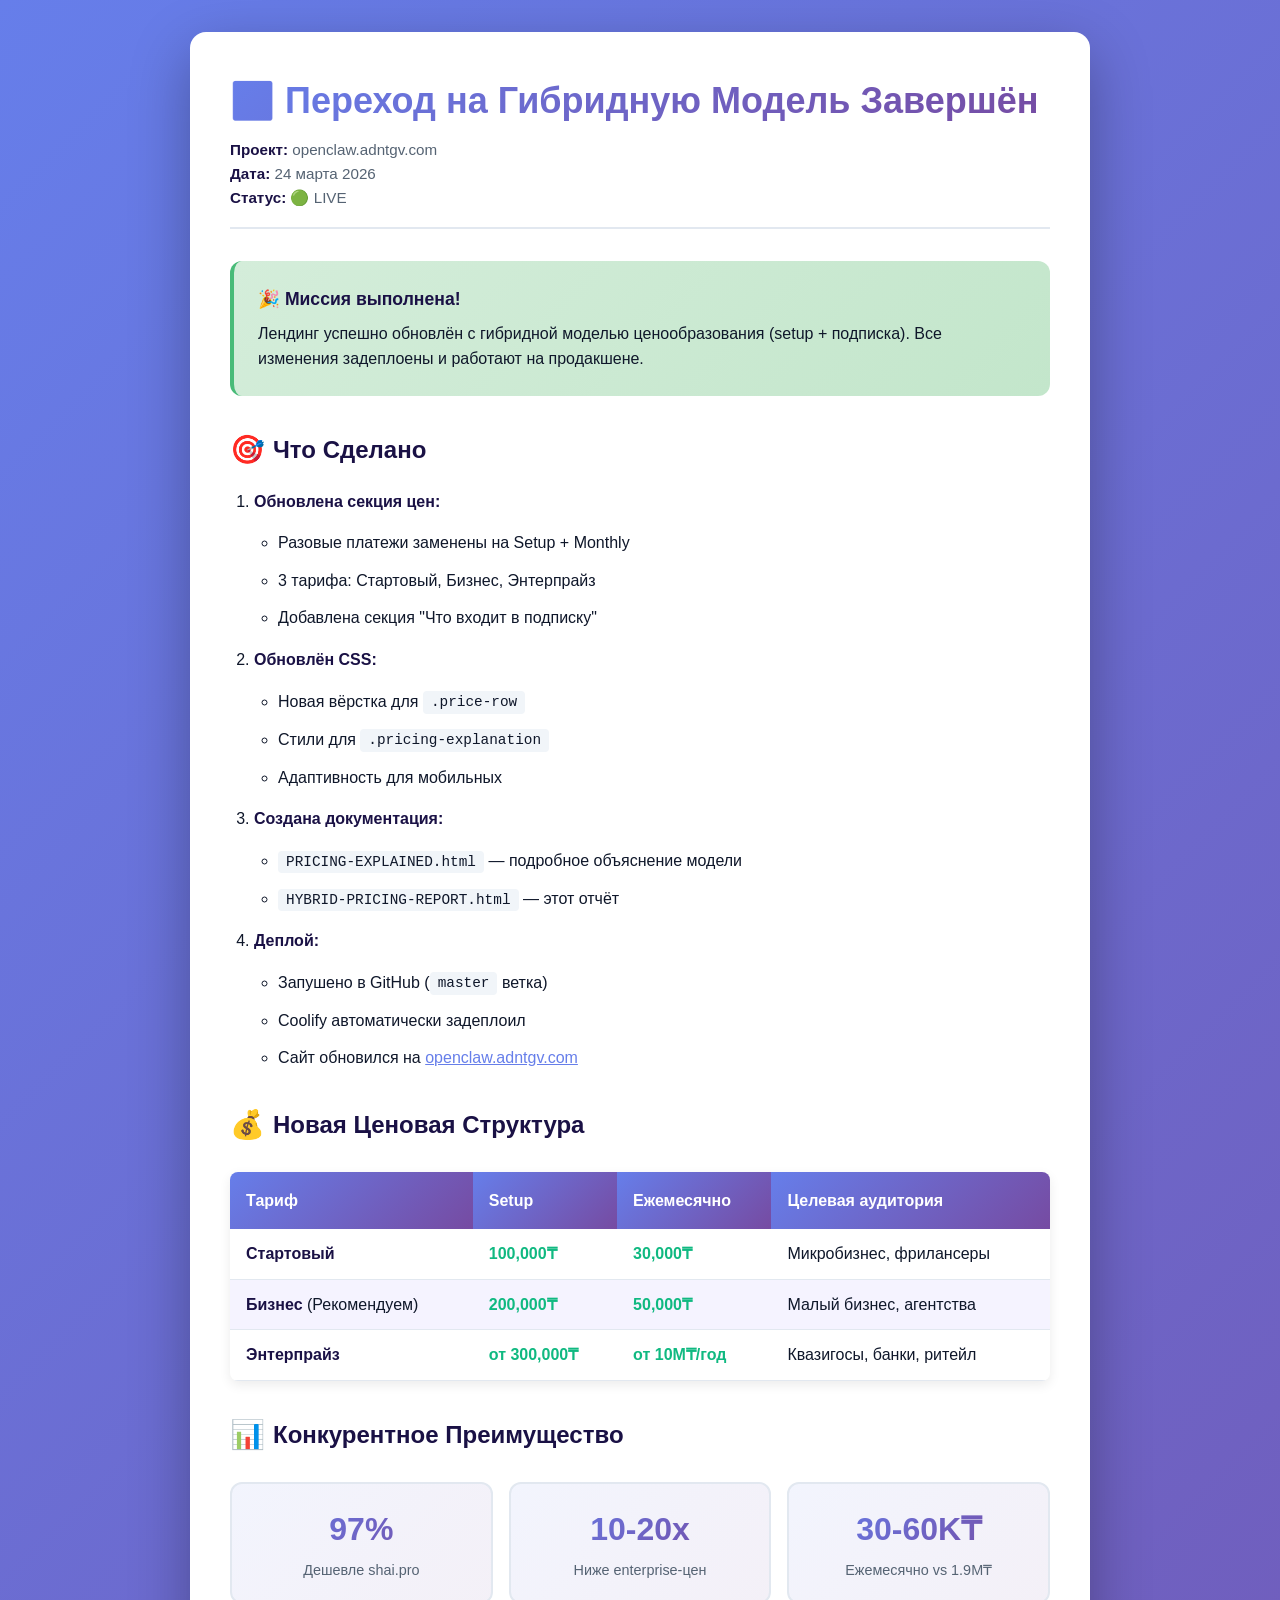
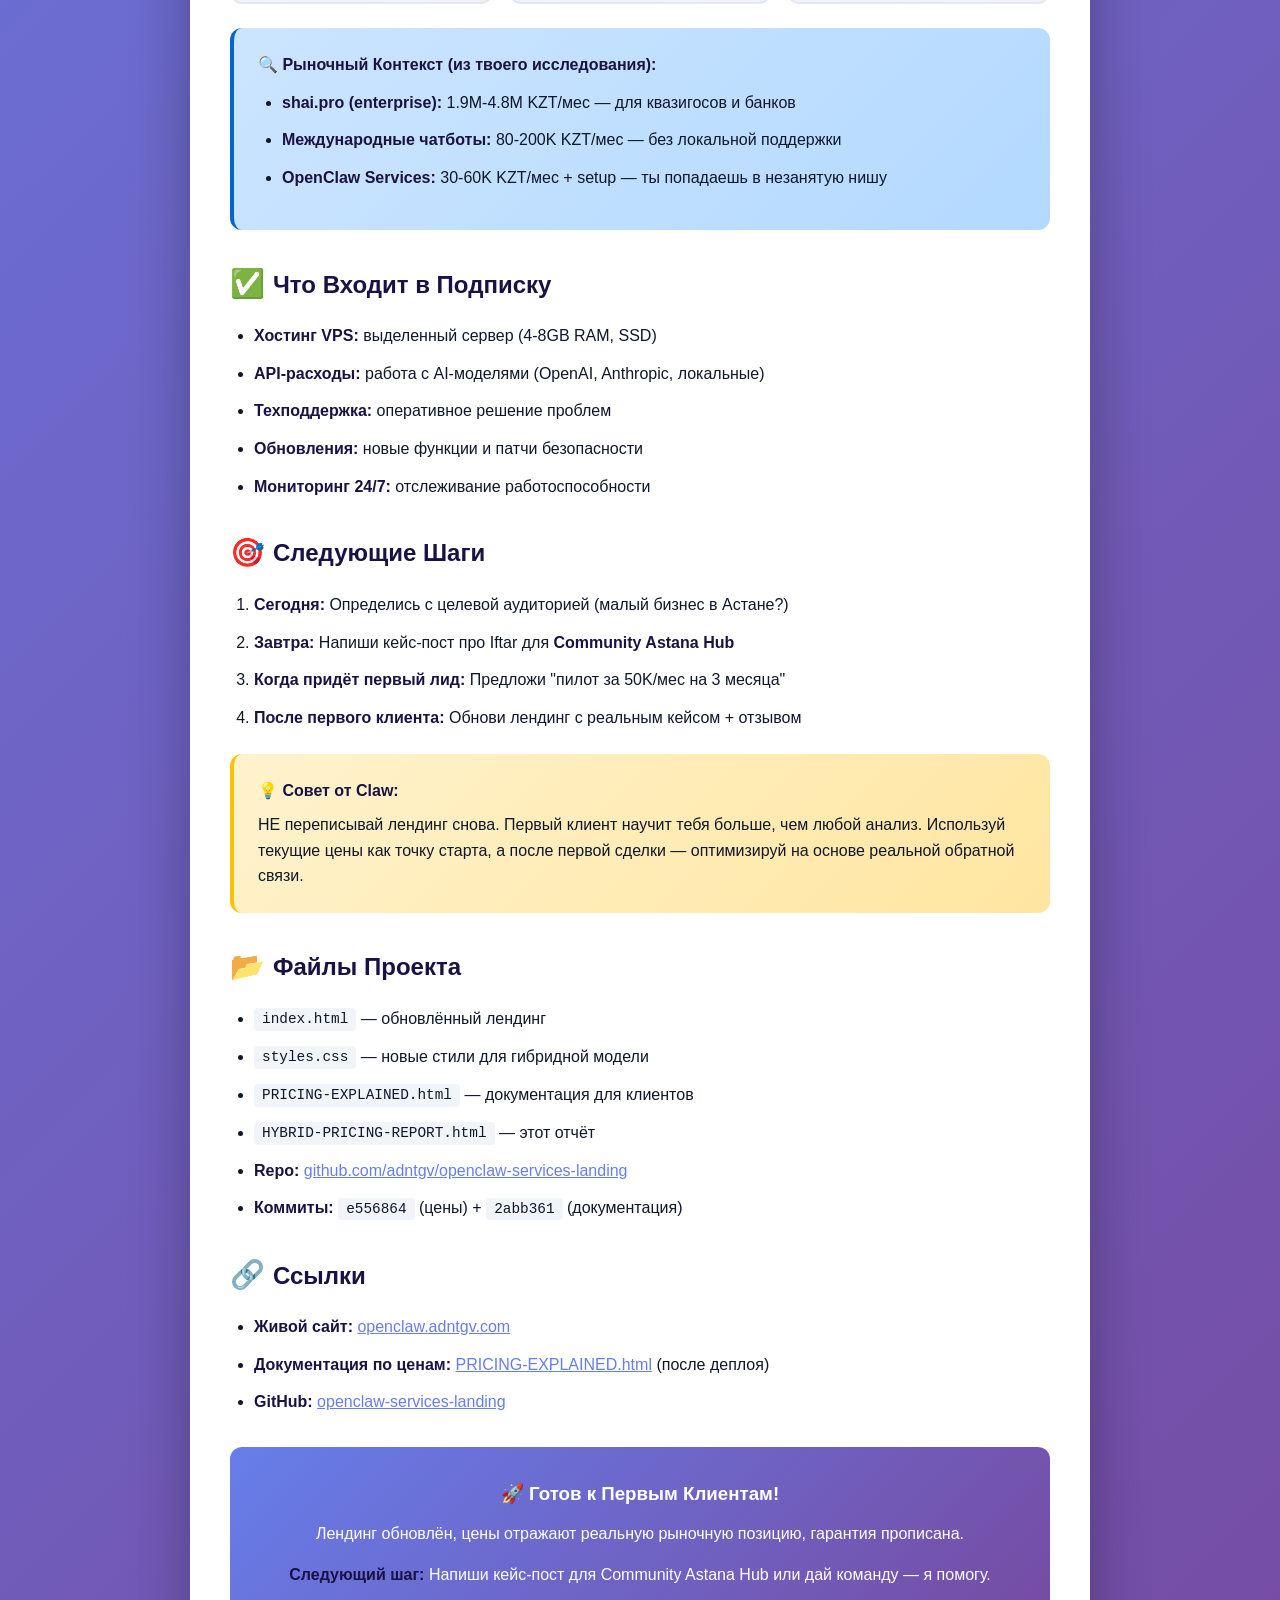
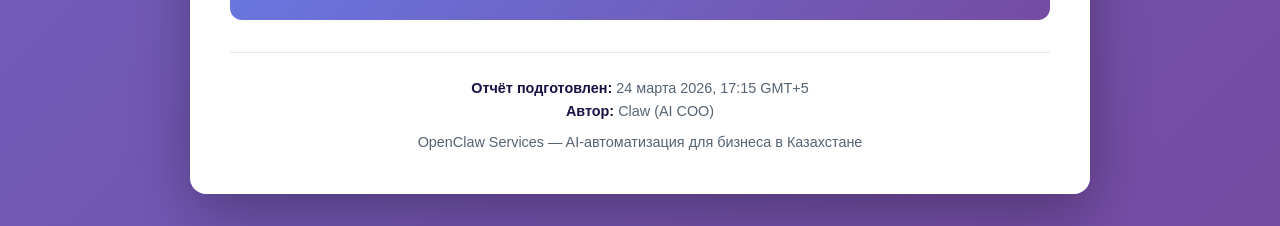
<file: HYBRID-PRICING-REPORT.html>
<!DOCTYPE html>
<html lang="ru">
<head>
    <meta charset="UTF-8">
    <meta name="viewport" content="width=device-width, initial-scale=1.0">
    <title>Переход на Гибридную Модель — Отчёт</title>
    <style>
        * {
            margin: 0;
            padding: 0;
            box-sizing: border-box;
        }
        body {
            font-family: -apple-system, BlinkMacSystemFont, 'Segoe UI', Roboto, sans-serif;
            line-height: 1.6;
            color: #0f172a;
            background: linear-gradient(135deg, #667eea 0%, #764ba2 100%);
            padding: 2rem 1rem;
        }
        .container {
            max-width: 900px;
            margin: 0 auto;
            background: white;
            padding: 2.5rem;
            border-radius: 1rem;
            box-shadow: 0 20px 60px rgba(0,0,0,0.3);
        }
        h1 {
            font-size: 2.25rem;
            margin-bottom: 0.5rem;
            background: linear-gradient(135deg, #667eea 0%, #764ba2 100%);
            -webkit-background-clip: text;
            -webkit-text-fill-color: transparent;
            background-clip: text;
        }
        .meta {
            color: #556373;
            margin-bottom: 2rem;
            font-size: 0.95rem;
            padding-bottom: 1rem;
            border-bottom: 2px solid #e2e8f0;
        }
        h2 {
            font-size: 1.5rem;
            margin-top: 2rem;
            margin-bottom: 1rem;
            color: #1a1145;
            display: flex;
            align-items: center;
            gap: 0.5rem;
        }
        .emoji {
            font-size: 1.75rem;
        }
        .success {
            background: linear-gradient(135deg, #d4edda 0%, #c3e6cb 100%);
            padding: 1.5rem;
            border-radius: 0.75rem;
            border-left: 4px solid #48bb78;
            margin: 1.5rem 0;
        }
        .info {
            background: linear-gradient(135deg, #cce5ff 0%, #b3d9ff 100%);
            padding: 1.5rem;
            border-radius: 0.75rem;
            border-left: 4px solid #0066cc;
            margin: 1.5rem 0;
        }
        .comparison-table {
            width: 100%;
            border-collapse: collapse;
            margin: 1.5rem 0;
            box-shadow: 0 4px 12px rgba(0,0,0,0.08);
            border-radius: 0.5rem;
            overflow: hidden;
        }
        .comparison-table th {
            background: linear-gradient(135deg, #667eea 0%, #764ba2 100%);
            color: white;
            padding: 1rem;
            text-align: left;
            font-weight: 600;
        }
        .comparison-table td {
            padding: 0.75rem 1rem;
            border-bottom: 1px solid #e2e8f0;
        }
        .comparison-table tr:hover {
            background: #f8fafc;
        }
        .old-price {
            text-decoration: line-through;
            color: #ef4444;
            opacity: 0.7;
        }
        .new-price {
            color: #10b981;
            font-weight: bold;
        }
        ul, ol {
            margin: 1rem 0 1rem 1.5rem;
        }
        li {
            margin-bottom: 0.75rem;
        }
        strong {
            color: #1a1145;
        }
        code {
            background: #f1f5f9;
            padding: 0.2rem 0.5rem;
            border-radius: 0.25rem;
            font-family: 'Courier New', monospace;
            font-size: 0.9em;
        }
        .stats-grid {
            display: grid;
            grid-template-columns: repeat(3, 1fr);
            gap: 1rem;
            margin: 1.5rem 0;
        }
        .stat-card {
            background: linear-gradient(135deg, #667eea15 0%, #764ba215 100%);
            padding: 1.25rem;
            border-radius: 0.75rem;
            text-align: center;
            border: 2px solid #e2e8f0;
        }
        .stat-value {
            font-size: 2rem;
            font-weight: 900;
            background: linear-gradient(135deg, #667eea 0%, #764ba2 100%);
            -webkit-background-clip: text;
            -webkit-text-fill-color: transparent;
            background-clip: text;
        }
        .stat-label {
            font-size: 0.9rem;
            color: #556373;
            margin-top: 0.25rem;
        }
        .cta-box {
            background: linear-gradient(135deg, #667eea 0%, #764ba2 100%);
            color: white;
            padding: 2rem;
            border-radius: 0.75rem;
            text-align: center;
            margin-top: 2rem;
        }
        .cta-box a {
            color: white;
            font-weight: bold;
            text-decoration: underline;
        }
        .footer {
            margin-top: 2rem;
            padding-top: 1.5rem;
            border-top: 1px solid #e2e8f0;
            text-align: center;
            color: #556373;
            font-size: 0.9rem;
        }
        @media (max-width: 768px) {
            body {
                padding: 1rem 0.5rem;
            }
            .container {
                padding: 1.5rem;
            }
            h1 {
                font-size: 1.75rem;
            }
            .stats-grid {
                grid-template-columns: 1fr;
            }
        }
    </style>
</head>
<body>
    <div class="container">
        <h1>✅ Переход на Гибридную Модель Завершён</h1>
        <div class="meta">
            <strong>Проект:</strong> openclaw.adntgv.com<br>
            <strong>Дата:</strong> 24 марта 2026<br>
            <strong>Статус:</strong> 🟢 LIVE
        </div>

        <div class="success">
            <strong style="font-size: 1.1rem;">🎉 Миссия выполнена!</strong>
            <p style="margin-top: 0.5rem;">Лендинг успешно обновлён с гибридной моделью ценообразования (setup + подписка). Все изменения задеплоены и работают на продакшене.</p>
        </div>

        <h2><span class="emoji">🎯</span> Что Сделано</h2>

        <ol>
            <li><strong>Обновлена секция цен:</strong>
                <ul>
                    <li>Разовые платежи заменены на Setup + Monthly</li>
                    <li>3 тарифа: Стартовый, Бизнес, Энтерпрайз</li>
                    <li>Добавлена секция "Что входит в подписку"</li>
                </ul>
            </li>
            <li><strong>Обновлён CSS:</strong>
                <ul>
                    <li>Новая вёрстка для <code>.price-row</code></li>
                    <li>Стили для <code>.pricing-explanation</code></li>
                    <li>Адаптивность для мобильных</li>
                </ul>
            </li>
            <li><strong>Создана документация:</strong>
                <ul>
                    <li><code>PRICING-EXPLAINED.html</code> — подробное объяснение модели</li>
                    <li><code>HYBRID-PRICING-REPORT.html</code> — этот отчёт</li>
                </ul>
            </li>
            <li><strong>Деплой:</strong>
                <ul>
                    <li>Запушено в GitHub (<code>master</code> ветка)</li>
                    <li>Coolify автоматически задеплоил</li>
                    <li>Сайт обновился на <a href="https://openclaw.adntgv.com" style="color: #667eea;">openclaw.adntgv.com</a></li>
                </ul>
            </li>
        </ol>

        <h2><span class="emoji">💰</span> Новая Ценовая Структура</h2>

        <table class="comparison-table">
            <thead>
                <tr>
                    <th>Тариф</th>
                    <th>Setup</th>
                    <th>Ежемесячно</th>
                    <th>Целевая аудитория</th>
                </tr>
            </thead>
            <tbody>
                <tr>
                    <td><strong>Стартовый</strong></td>
                    <td><span class="new-price">100,000₸</span></td>
                    <td><span class="new-price">30,000₸</span></td>
                    <td>Микробизнес, фрилансеры</td>
                </tr>
                <tr style="background: #f5f3ff;">
                    <td><strong>Бизнес</strong> (Рекомендуем)</td>
                    <td><span class="new-price">200,000₸</span></td>
                    <td><span class="new-price">50,000₸</span></td>
                    <td>Малый бизнес, агентства</td>
                </tr>
                <tr>
                    <td><strong>Энтерпрайз</strong></td>
                    <td><span class="new-price">от 300,000₸</span></td>
                    <td><span class="new-price">от 10M₸/год</span></td>
                    <td>Квазигосы, банки, ритейл</td>
                </tr>
            </tbody>
        </table>

        <h2><span class="emoji">📊</span> Конкурентное Преимущество</h2>

        <div class="stats-grid">
            <div class="stat-card">
                <div class="stat-value">97%</div>
                <div class="stat-label">Дешевле shai.pro</div>
            </div>
            <div class="stat-card">
                <div class="stat-value">10-20x</div>
                <div class="stat-label">Ниже enterprise-цен</div>
            </div>
            <div class="stat-card">
                <div class="stat-value">30-60K₸</div>
                <div class="stat-label">Ежемесячно vs 1.9M₸</div>
            </div>
        </div>

        <div class="info">
            <strong>🔍 Рыночный Контекст (из твоего исследования):</strong>
            <ul style="margin-top: 0.75rem;">
                <li><strong>shai.pro (enterprise):</strong> 1.9M-4.8M KZT/мес — для квазигосов и банков</li>
                <li><strong>Международные чатботы:</strong> 80-200K KZT/мес — без локальной поддержки</li>
                <li><strong>OpenClaw Services:</strong> 30-60K KZT/мес + setup — ты попадаешь в незанятую нишу</li>
            </ul>
        </div>

        <h2><span class="emoji">✅</span> Что Входит в Подписку</h2>
        <ul>
            <li><strong>Хостинг VPS:</strong> выделенный сервер (4-8GB RAM, SSD)</li>
            <li><strong>API-расходы:</strong> работа с AI-моделями (OpenAI, Anthropic, локальные)</li>
            <li><strong>Техподдержка:</strong> оперативное решение проблем</li>
            <li><strong>Обновления:</strong> новые функции и патчи безопасности</li>
            <li><strong>Мониторинг 24/7:</strong> отслеживание работоспособности</li>
        </ul>

        <h2><span class="emoji">🎯</span> Следующие Шаги</h2>

        <ol>
            <li><strong>Сегодня:</strong> Определись с целевой аудиторией (малый бизнес в Астане?)</li>
            <li><strong>Завтра:</strong> Напиши кейс-пост про Iftar для <strong>Community Astana Hub</strong></li>
            <li><strong>Когда придёт первый лид:</strong> Предложи "пилот за 50K/мес на 3 месяца"</li>
            <li><strong>После первого клиента:</strong> Обнови лендинг с реальным кейсом + отзывом</li>
        </ol>

        <div class="info" style="background: linear-gradient(135deg, #fff3cd 0%, #ffe5a0 100%); border-color: #ffc107;">
            <strong>💡 Совет от Claw:</strong>
            <p style="margin-top: 0.5rem;">НЕ переписывай лендинг снова. Первый клиент научит тебя больше, чем любой анализ. Используй текущие цены как точку старта, а после первой сделки — оптимизируй на основе реальной обратной связи.</p>
        </div>

        <h2><span class="emoji">📂</span> Файлы Проекта</h2>
        <ul>
            <li><code>index.html</code> — обновлённый лендинг</li>
            <li><code>styles.css</code> — новые стили для гибридной модели</li>
            <li><code>PRICING-EXPLAINED.html</code> — документация для клиентов</li>
            <li><code>HYBRID-PRICING-REPORT.html</code> — этот отчёт</li>
            <li><strong>Repo:</strong> <a href="https://github.com/adntgv/openclaw-services-landing" style="color: #667eea;">github.com/adntgv/openclaw-services-landing</a></li>
            <li><strong>Коммиты:</strong> <code>e556864</code> (цены) + <code>2abb361</code> (документация)</li>
        </ul>

        <h2><span class="emoji">🔗</span> Ссылки</h2>
        <ul>
            <li><strong>Живой сайт:</strong> <a href="https://openclaw.adntgv.com" style="color: #667eea;">openclaw.adntgv.com</a></li>
            <li><strong>Документация по ценам:</strong> <a href="https://openclaw.adntgv.com/PRICING-EXPLAINED.html" style="color: #667eea;">PRICING-EXPLAINED.html</a> (после деплоя)</li>
            <li><strong>GitHub:</strong> <a href="https://github.com/adntgv/openclaw-services-landing" style="color: #667eea;">openclaw-services-landing</a></li>
        </ul>

        <div class="cta-box">
            <h3 style="margin-bottom: 0.75rem;">🚀 Готов к Первым Клиентам!</h3>
            <p>Лендинг обновлён, цены отражают реальную рыночную позицию, гарантия прописана.</p>
            <p style="margin-top: 1rem;"><strong>Следующий шаг:</strong> Напиши кейс-пост для Community Astana Hub или дай команду — я помогу.</p>
        </div>

        <div class="footer">
            <p><strong>Отчёт подготовлен:</strong> 24 марта 2026, 17:15 GMT+5</p>
            <p><strong>Автор:</strong> Claw (AI COO)</p>
            <p style="margin-top: 0.5rem;">OpenClaw Services — AI-автоматизация для бизнеса в Казахстане</p>
        </div>
    </div>
</body>
</html>
</file>
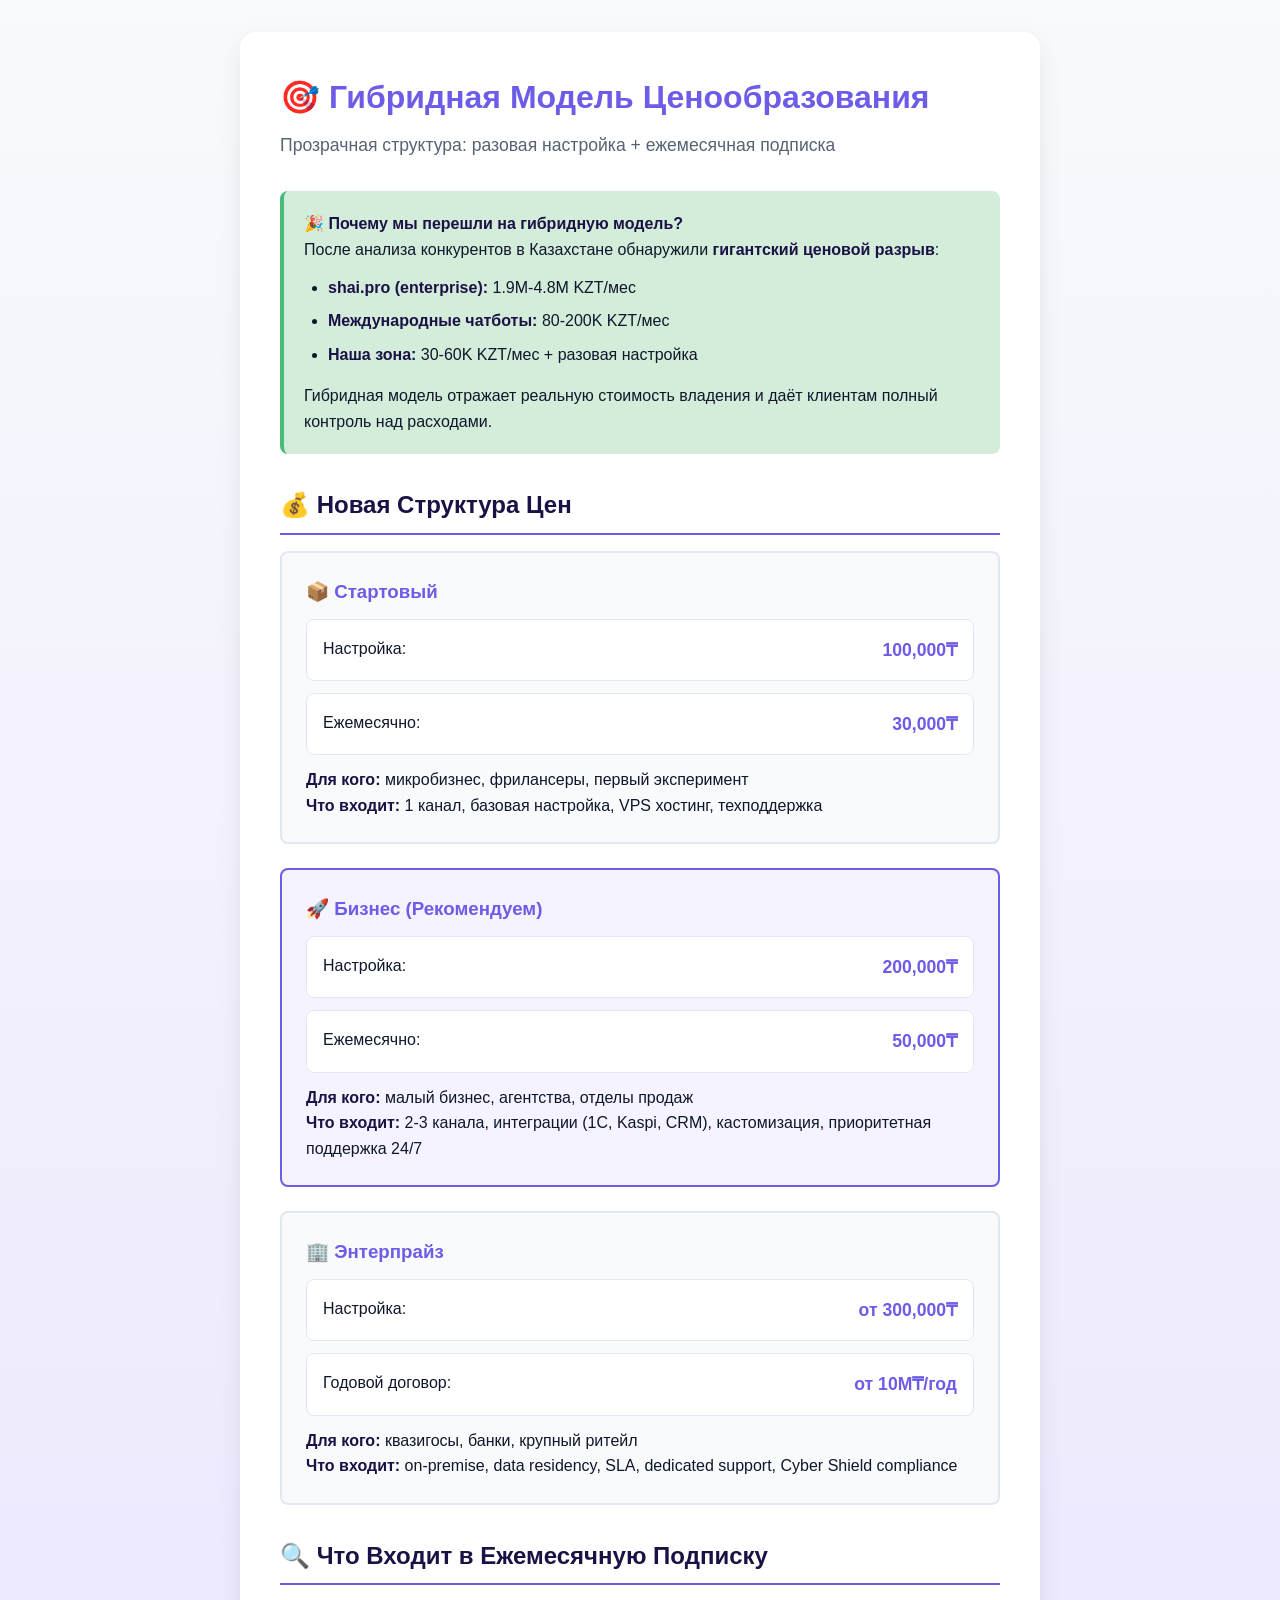
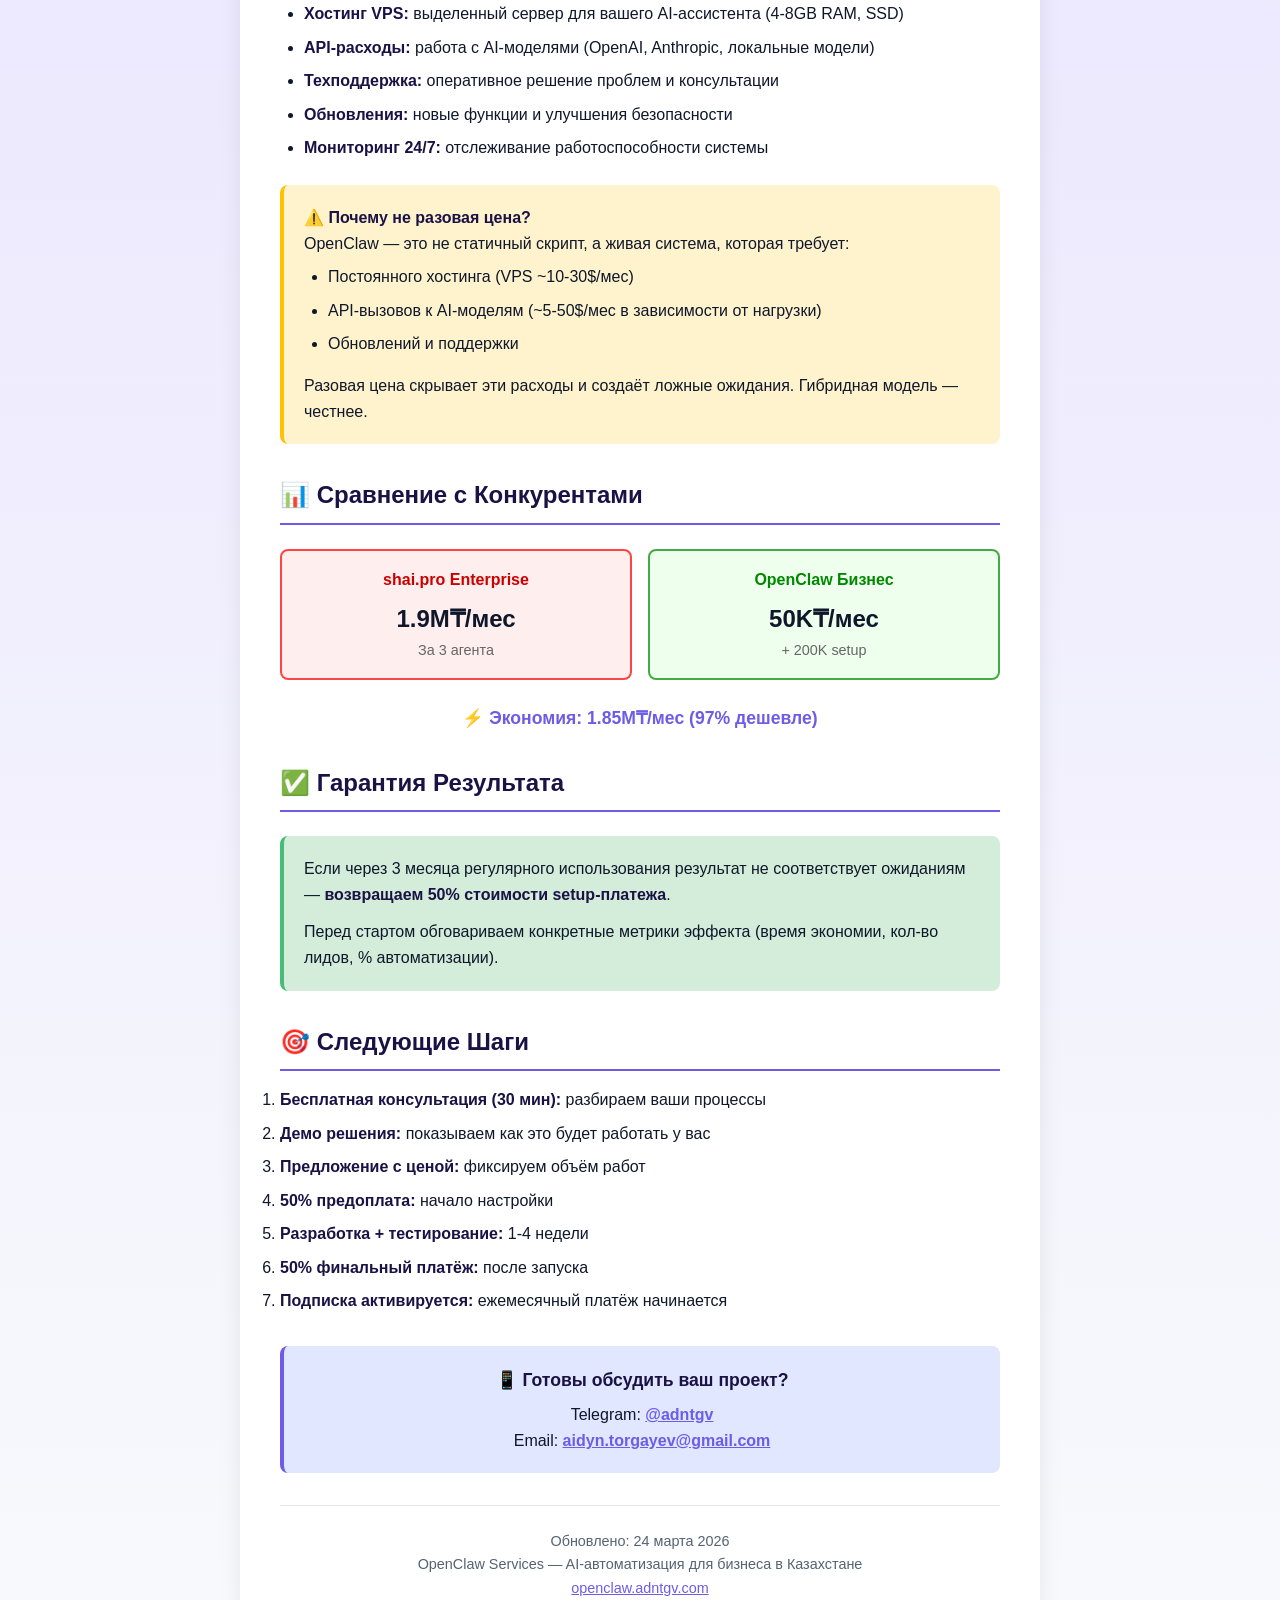
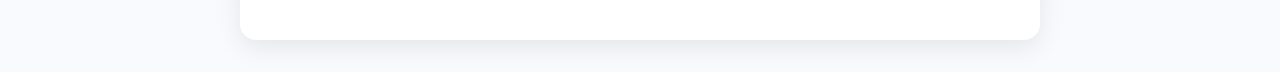
<file: PRICING-EXPLAINED.html>
<!DOCTYPE html>
<html lang="ru">
<head>
    <meta charset="UTF-8">
    <meta name="viewport" content="width=device-width, initial-scale=1.0">
    <title>Гибридная Модель Ценообразования — OpenClaw Services</title>
    <style>
        * {
            margin: 0;
            padding: 0;
            box-sizing: border-box;
        }
        body {
            font-family: -apple-system, BlinkMacSystemFont, 'Segoe UI', Roboto, sans-serif;
            line-height: 1.6;
            color: #0f172a;
            background: linear-gradient(180deg, #f8fafc 0%, #ede9fe 50%, #f8fafc 100%);
            padding: 2rem 1rem;
        }
        .container {
            max-width: 800px;
            margin: 0 auto;
            background: white;
            padding: 2.5rem;
            border-radius: 1rem;
            box-shadow: 0 8px 24px rgba(0,0,0,0.08);
        }
        h1 {
            font-size: 2rem;
            margin-bottom: 0.5rem;
            color: #6c5ce7;
        }
        .subtitle {
            color: #556373;
            margin-bottom: 2rem;
            font-size: 1.1rem;
        }
        h2 {
            font-size: 1.5rem;
            margin-top: 2rem;
            margin-bottom: 1rem;
            color: #1a1145;
            border-bottom: 2px solid #6c5ce7;
            padding-bottom: 0.5rem;
        }
        .highlight {
            background: #d4edda;
            padding: 1.25rem;
            border-radius: 0.5rem;
            border-left: 4px solid #48bb78;
            margin: 1.5rem 0;
        }
        .warning {
            background: #fff3cd;
            padding: 1.25rem;
            border-radius: 0.5rem;
            border-left: 4px solid #ffc107;
            margin: 1.5rem 0;
        }
        .tier {
            background: #f8fafc;
            padding: 1.5rem;
            border-radius: 0.5rem;
            margin-bottom: 1.5rem;
            border: 2px solid #e2e8f0;
        }
        .tier h3 {
            color: #6c5ce7;
            margin-bottom: 0.75rem;
        }
        .price-breakdown {
            display: flex;
            justify-content: space-between;
            background: white;
            padding: 1rem;
            border-radius: 0.5rem;
            margin: 0.75rem 0;
            border: 1px solid #e2e8f0;
        }
        .price-breakdown strong {
            color: #6c5ce7;
            font-size: 1.1rem;
        }
        ul {
            margin: 1rem 0 1rem 1.5rem;
        }
        li {
            margin-bottom: 0.5rem;
        }
        strong {
            color: #1a1145;
        }
        .comparison {
            display: grid;
            grid-template-columns: 1fr 1fr;
            gap: 1rem;
            margin: 1.5rem 0;
        }
        .comparison-item {
            padding: 1rem;
            border-radius: 0.5rem;
            text-align: center;
        }
        .old {
            background: #fee;
            border: 2px solid #f44;
        }
        .new {
            background: #efe;
            border: 2px solid #4a4;
        }
        .footer {
            margin-top: 2rem;
            padding-top: 1.5rem;
            border-top: 1px solid #e2e8f0;
            text-align: center;
            color: #556373;
            font-size: 0.9rem;
        }
        @media (max-width: 768px) {
            body {
                padding: 1rem 0.5rem;
            }
            .container {
                padding: 1.5rem;
            }
            h1 {
                font-size: 1.5rem;
            }
            .comparison {
                grid-template-columns: 1fr;
            }
        }
    </style>
</head>
<body>
    <div class="container">
        <h1>🎯 Гибридная Модель Ценообразования</h1>
        <p class="subtitle">Прозрачная структура: разовая настройка + ежемесячная подписка</p>

        <div class="highlight">
            <strong>🎉 Почему мы перешли на гибридную модель?</strong>
            <p>После анализа конкурентов в Казахстане обнаружили <strong>гигантский ценовой разрыв</strong>:</p>
            <ul style="margin-top: 0.75rem;">
                <li><strong>shai.pro (enterprise):</strong> 1.9M-4.8M KZT/мес</li>
                <li><strong>Международные чатботы:</strong> 80-200K KZT/мес</li>
                <li><strong>Наша зона:</strong> 30-60K KZT/мес + разовая настройка</li>
            </ul>
            <p style="margin-top: 0.75rem;">Гибридная модель отражает реальную стоимость владения и даёт клиентам полный контроль над расходами.</p>
        </div>

        <h2>💰 Новая Структура Цен</h2>

        <div class="tier">
            <h3>📦 Стартовый</h3>
            <div class="price-breakdown">
                <span>Настройка:</span>
                <strong>100,000₸</strong>
            </div>
            <div class="price-breakdown">
                <span>Ежемесячно:</span>
                <strong>30,000₸</strong>
            </div>
            <p><strong>Для кого:</strong> микробизнес, фрилансеры, первый эксперимент</p>
            <p><strong>Что входит:</strong> 1 канал, базовая настройка, VPS хостинг, техподдержка</p>
        </div>

        <div class="tier" style="border-color: #6c5ce7; background: #f5f3ff;">
            <h3>🚀 Бизнес (Рекомендуем)</h3>
            <div class="price-breakdown">
                <span>Настройка:</span>
                <strong>200,000₸</strong>
            </div>
            <div class="price-breakdown">
                <span>Ежемесячно:</span>
                <strong>50,000₸</strong>
            </div>
            <p><strong>Для кого:</strong> малый бизнес, агентства, отделы продаж</p>
            <p><strong>Что входит:</strong> 2-3 канала, интеграции (1C, Kaspi, CRM), кастомизация, приоритетная поддержка 24/7</p>
        </div>

        <div class="tier">
            <h3>🏢 Энтерпрайз</h3>
            <div class="price-breakdown">
                <span>Настройка:</span>
                <strong>от 300,000₸</strong>
            </div>
            <div class="price-breakdown">
                <span>Годовой договор:</span>
                <strong>от 10M₸/год</strong>
            </div>
            <p><strong>Для кого:</strong> квазигосы, банки, крупный ритейл</p>
            <p><strong>Что входит:</strong> on-premise, data residency, SLA, dedicated support, Cyber Shield compliance</p>
        </div>

        <h2>🔍 Что Входит в Ежемесячную Подписку</h2>
        <ul>
            <li><strong>Хостинг VPS:</strong> выделенный сервер для вашего AI-ассистента (4-8GB RAM, SSD)</li>
            <li><strong>API-расходы:</strong> работа с AI-моделями (OpenAI, Anthropic, локальные модели)</li>
            <li><strong>Техподдержка:</strong> оперативное решение проблем и консультации</li>
            <li><strong>Обновления:</strong> новые функции и улучшения безопасности</li>
            <li><strong>Мониторинг 24/7:</strong> отслеживание работоспособности системы</li>
        </ul>

        <div class="warning">
            <strong>⚠️ Почему не разовая цена?</strong>
            <p>OpenClaw — это не статичный скрипт, а живая система, которая требует:</p>
            <ul style="margin-top: 0.5rem;">
                <li>Постоянного хостинга (VPS ~10-30$/мес)</li>
                <li>API-вызовов к AI-моделям (~5-50$/мес в зависимости от нагрузки)</li>
                <li>Обновлений и поддержки</li>
            </ul>
            <p style="margin-top: 0.75rem;">Разовая цена скрывает эти расходы и создаёт ложные ожидания. Гибридная модель — честнее.</p>
        </div>

        <h2>📊 Сравнение с Конкурентами</h2>
        <div class="comparison">
            <div class="comparison-item old">
                <strong style="color: #c00;">shai.pro Enterprise</strong>
                <p style="margin-top: 0.5rem; font-size: 1.5rem; font-weight: bold;">1.9M₸/мес</p>
                <p style="font-size: 0.9rem; color: #666;">За 3 агента</p>
            </div>
            <div class="comparison-item new">
                <strong style="color: #080;">OpenClaw Бизнес</strong>
                <p style="margin-top: 0.5rem; font-size: 1.5rem; font-weight: bold;">50K₸/мес</p>
                <p style="font-size: 0.9rem; color: #666;">+ 200K setup</p>
            </div>
        </div>
        <p style="text-align: center; color: #6c5ce7; font-weight: bold; font-size: 1.1rem;">
            ⚡ Экономия: 1.85M₸/мес (97% дешевле)
        </p>

        <h2>✅ Гарантия Результата</h2>
        <div class="highlight">
            <p>Если через 3 месяца регулярного использования результат не соответствует ожиданиям — <strong>возвращаем 50% стоимости setup-платежа</strong>.</p>
            <p style="margin-top: 0.75rem;">Перед стартом обговариваем конкретные метрики эффекта (время экономии, кол-во лидов, % автоматизации).</p>
        </div>

        <h2>🎯 Следующие Шаги</h2>
        <ol>
            <li><strong>Бесплатная консультация (30 мин):</strong> разбираем ваши процессы</li>
            <li><strong>Демо решения:</strong> показываем как это будет работать у вас</li>
            <li><strong>Предложение с ценой:</strong> фиксируем объём работ</li>
            <li><strong>50% предоплата:</strong> начало настройки</li>
            <li><strong>Разработка + тестирование:</strong> 1-4 недели</li>
            <li><strong>50% финальный платёж:</strong> после запуска</li>
            <li><strong>Подписка активируется:</strong> ежемесячный платёж начинается</li>
        </ol>

        <div class="highlight" style="margin-top: 2rem; background: #e0e7ff; border-color: #6c5ce7;">
            <p style="text-align: center; font-size: 1.1rem;">
                <strong>📱 Готовы обсудить ваш проект?</strong>
            </p>
            <p style="text-align: center; margin-top: 0.5rem;">
                Telegram: <a href="https://t.me/adntgv" style="color: #6c5ce7; font-weight: bold;">@adntgv</a><br>
                Email: <a href="mailto:aidyn.torgayev@gmail.com" style="color: #6c5ce7; font-weight: bold;">aidyn.torgayev@gmail.com</a>
            </p>
        </div>

        <div class="footer">
            <p>Обновлено: 24 марта 2026</p>
            <p>OpenClaw Services — AI-автоматизация для бизнеса в Казахстане</p>
            <p><a href="https://openclaw.adntgv.com" style="color: #6c5ce7;">openclaw.adntgv.com</a></p>
        </div>
    </div>
</body>
</html>
</file>
<file: styles.css>
/* Reset and Base Styles */
* {
    margin: 0;
    padding: 0;
    box-sizing: border-box;
}

.skip-to-content {
    position: absolute;
    top: -100%;
    left: 50%;
    transform: translateX(-50%);
    background: var(--primary);
    color: white;
    padding: 0.75rem 1.5rem;
    border-radius: 0 0 0.5rem 0.5rem;
    z-index: 10001;
    font-weight: 600;
    text-decoration: none;
    transition: top 0.2s ease;
}
.skip-to-content:focus { top: 0; }

:root {
    --primary: #6c5ce7;
    --secondary: #8b5cf6;
    --accent: #a78bfa;
    --text-dark: #0f172a;
    --text-gray: #475569;
    --text-light: #556373;
    --bg-light: #f8fafc;
    --bg-white: #ffffff;
    --border: #e2e8f0;
    --success: #48bb78;
    --hero-dark: #0f0a2e;
    --hero-mid: #1a1145;

    --gradient-primary: linear-gradient(135deg, #0f0a2e 0%, #1a1145 40%, #2d1b69 70%, #6c5ce7 100%);

    --shadow-sm: 0 1px 2px rgba(0, 0, 0, 0.05);
    --shadow-md: 0 4px 12px rgba(0, 0, 0, 0.07);
    --shadow-lg: 0 8px 24px rgba(0, 0, 0, 0.08);
    --shadow-xl: 0 16px 40px rgba(0, 0, 0, 0.1);
}

html {
    scroll-behavior: smooth;
    overflow-x: hidden;
}

body {
    font-family: 'Inter', -apple-system, BlinkMacSystemFont, 'Segoe UI', Roboto, sans-serif;
    font-size: 16px;
    line-height: 1.6;
    color: var(--text-dark);
    background: var(--bg-white);
}

.container {
    max-width: 1200px;
    margin: 0 auto;
    padding: 0 24px;
}

/* Navigation */
.nav {
    position: fixed;
    top: 0;
    left: 0;
    right: 0;
    background: rgba(255, 255, 255, 0.95);
    backdrop-filter: blur(10px);
    box-shadow: var(--shadow-sm);
    z-index: 1000;
}

.nav-content {
    display: flex;
    justify-content: space-between;
    align-items: center;
    padding: 1rem 0;
}

.logo {
    display: flex;
    align-items: center;
    gap: 0.5rem;
    font-size: 1.25rem;
    font-weight: 700;
    color: var(--primary);
    text-decoration: none;
    flex-shrink: 0;
}

.logo-svg {
    color: var(--primary);
    flex-shrink: 0;
}

.nav-links {
    display: flex;
    list-style: none;
    gap: 2rem;
    align-items: center;
}

.nav-links a {
    text-decoration: none;
    color: var(--text-gray);
    font-weight: 500;
    font-size: 0.9rem;
    transition: color 0.3s ease;
}

.nav-links a:hover {
    color: var(--primary);
}

.mobile-menu-toggle {
    display: none;
    background: none;
    border: none;
    cursor: pointer;
    color: var(--text-dark);
    padding: 0.25rem;
    min-width: 44px;
    min-height: 44px;
    align-items: center;
    justify-content: center;
}

.mobile-menu-toggle .icon-close { display: none; }
.mobile-menu-toggle.open .icon-menu { display: none; }
.mobile-menu-toggle.open .icon-close { display: block; }

/* Hero Section */
.hero {
    padding: 8rem 0 4rem;
    background: var(--gradient-primary);
    color: white;
    position: relative;
    overflow: hidden;
}

.hero::before {
    content: '';
    position: absolute;
    top: 0;
    left: 0;
    right: 0;
    bottom: 0;
    background: url('data:image/svg+xml,<svg width="100" height="100" xmlns="http://www.w3.org/2000/svg"><defs><pattern id="grid" width="100" height="100" patternUnits="userSpaceOnUse"><path d="M 100 0 L 0 0 0 100" fill="none" stroke="rgba(255,255,255,0.05)" stroke-width="1"/></pattern></defs><rect width="100%" height="100%" fill="url(%23grid)"/></svg>');
    opacity: 0.3;
}

.hero-content {
    position: relative;
    display: flex;
    justify-content: center;
    align-items: center;
}

.hero-text {
    max-width: 800px;
    text-align: center;
}

.hero-title {
    font-size: 3.5rem;
    font-weight: 900;
    line-height: 1.05;
    margin-bottom: 1.5rem;
}

.gradient-text {
    background: linear-gradient(135deg, #ffffff 0%, #a78bfa 100%);
    -webkit-background-clip: text;
    -webkit-text-fill-color: transparent;
    background-clip: text;
}

.hero-subtitle {
    font-size: 1.125rem;
    line-height: 1.8;
    opacity: 0.95;
    margin-bottom: 2rem;
}

.hero-cta {
    display: flex;
    gap: 1rem;
    margin-bottom: 2rem;
    flex-wrap: wrap;
    justify-content: center;
}

.hero-cta .button-primary {
    padding: 1rem 2.5rem;
    font-size: 1.125rem;
    font-weight: 700;
    box-shadow: 0 4px 20px rgba(255, 255, 255, 0.25);
}

.hero-cta .button-secondary {
    padding: 1rem 1.5rem;
    font-size: 0.95rem;
    border-color: rgba(255, 255, 255, 0.4);
    font-weight: 500;
}

.hero-guarantee {
    display: flex;
    align-items: center;
    gap: 0.5rem;
    font-size: 0.9rem;
    opacity: 0.9;
    margin-bottom: 1.5rem;
}

.hero-guarantee svg {
    flex-shrink: 0;
    color: #86efac;
}

.hero-stats {
    display: flex;
    gap: 2.5rem;
    border-top: 1px solid rgba(255, 255, 255, 0.15);
    padding-top: 2rem;
    flex-wrap: wrap;
    justify-content: center;
}

.stat {
    text-align: center;
}

.stat-number {
    font-size: 2.25rem;
    font-weight: 900;
    line-height: 1;
}

.stat-label {
    font-size: 0.85rem;
    opacity: 0.9;
    margin-top: 0.4rem;
}

.hero-image {
    display: none;
}

.hero-image::before {
    content: '';
    position: absolute;
    top: 50%;
    left: 50%;
    transform: translate(-50%, -50%);
    width: 90%;
    height: 90%;
    background: radial-gradient(circle, rgba(108, 92, 231, 0.35) 0%, transparent 70%);
    filter: blur(50px);
    border-radius: 50%;
    z-index: 0;
}

.hero-image img {
    width: 100%;
    height: auto;
    position: relative;
    z-index: 1;
    display: block;
}

/* Buttons */
.button {
    display: inline-block;
    padding: 0.875rem 2rem;
    border-radius: 0.5rem;
    font-weight: 600;
    text-decoration: none;
    transition: all 0.3s ease;
    cursor: pointer;
    border: 2px solid transparent;
    font-size: 1rem;
    text-align: center;
    white-space: nowrap;
}

.button-primary {
    background: white;
    color: var(--primary);
}

.button-primary:hover {
    transform: translateY(-2px);
    box-shadow: var(--shadow-lg);
}

.button-secondary {
    background: transparent;
    color: white;
    border-color: white;
}

.button-secondary:hover {
    background: white;
    color: var(--primary);
}

.button-outline {
    background: transparent;
    color: var(--primary);
    border-color: var(--primary);
}

.button-outline:hover {
    background: var(--primary);
    color: white;
}

.cta-button {
    background: white;
    color: var(--primary);
    padding: 0.75rem 1.5rem;
    border-radius: 2rem;
    font-weight: 600;
    font-size: 0.9rem;
    text-decoration: none;
    border: 2px solid white;
}

.cta-button:hover {
    transform: translateY(-2px);
    box-shadow: var(--shadow-lg);
    background: rgba(255, 255, 255, 0.95);
}

/* Section Styles */
section {
    padding: 5rem 0;
}

.section-header {
    text-align: center;
    margin-bottom: 3rem;
}

.section-title {
    font-size: 2.25rem;
    font-weight: 900;
    color: var(--text-dark);
    margin-bottom: 1rem;
}

.section-subtitle {
    font-size: 1.125rem;
    color: var(--text-light);
    max-width: 600px;
    margin: 0 auto;
}

/* Services Section */
.services {
    background: var(--bg-light);
}

.services-grid {
    display: grid;
    grid-template-columns: repeat(3, 1fr);
    gap: 1.5rem;
}

.service-card {
    background: white;
    padding: 2rem;
    border-radius: 0.875rem;
    box-shadow: var(--shadow-md);
    border: 1px solid var(--border);
    transition: all 0.3s ease;
    position: relative;
    min-width: 0;
}

.service-card:hover {
    transform: translateY(-4px);
    box-shadow: var(--shadow-xl);
}

.service-card.featured {
    border: 1px solid var(--border);
    border-top: 3px solid var(--primary);
}

.badge {
    position: absolute;
    top: 1rem;
    right: 1rem;
    background: linear-gradient(135deg, var(--primary) 0%, var(--secondary) 100%);
    color: white;
    padding: 0.25rem 0.75rem;
    border-radius: 1rem;
    font-size: 0.75rem;
    font-weight: 600;
}

.service-icon {
    width: 52px;
    height: 52px;
    border-radius: 12px;
    display: flex;
    align-items: center;
    justify-content: center;
    background: linear-gradient(135deg, rgba(108, 92, 231, 0.1), rgba(139, 92, 246, 0.1));
    margin-bottom: 1rem;
    color: var(--primary);
}

.service-title {
    font-size: 1.2rem;
    font-weight: 700;
    margin-bottom: 0.75rem;
    color: var(--text-dark);
}

.service-description {
    color: var(--text-gray);
    margin-bottom: 1.25rem;
    line-height: 1.7;
    font-size: 0.95rem;
}

.service-features {
    list-style: none;
    margin-bottom: 1.5rem;
}

.service-features li {
    padding: 0.4rem 0;
    color: var(--text-gray);
    position: relative;
    padding-left: 1.5rem;
    font-size: 0.9rem;
}

.service-features li::before {
    content: '✓';
    position: absolute;
    left: 0;
    color: var(--success);
    font-weight: bold;
}

.service-price {
    font-size: 1.35rem;
    font-weight: 900;
    color: var(--primary);
    border-top: 1px solid var(--border);
    padding-top: 1rem;
}

/* Pricing Section */
.pricing {
    background: linear-gradient(180deg, #f8fafc 0%, #ede9fe 50%, #f8fafc 100%);
}

.pricing-grid {
    display: grid;
    grid-template-columns: repeat(3, 1fr);
    gap: 1.5rem;
    margin-bottom: 3rem;
    align-items: start;
}

.pricing-card {
    background: white;
    padding: 2.25rem;
    border-radius: 0.875rem;
    box-shadow: var(--shadow-lg);
    border: 2px solid var(--border);
    transition: all 0.3s ease;
    position: relative;
    min-width: 0;
    display: flex;
    flex-direction: column;
}

.pricing-card:hover {
    transform: translateY(-4px);
    box-shadow: var(--shadow-xl);
}

.pricing-card.featured {
    border-color: var(--primary);
    background: linear-gradient(180deg, rgba(108, 92, 231, 0.04) 0%, #fff 40%);
}

.pricing-header {
    text-align: center;
    margin-bottom: 2rem;
}

.pricing-title {
    font-size: 1.5rem;
    font-weight: 700;
    margin-bottom: 0.5rem;
}

.pricing-subtitle {
    color: var(--text-light);
    font-size: 0.9rem;
}

.pricing-price {
    margin-bottom: 2rem;
    background: var(--bg-light);
    padding: 1.25rem;
    border-radius: 0.5rem;
}

.price-row {
    display: flex;
    justify-content: space-between;
    align-items: center;
    padding: 0.5rem 0;
}

.price-row.monthly {
    padding-top: 0.75rem;
    border-top: 1px solid var(--border);
    margin-top: 0.5rem;
}

.price-label {
    font-size: 0.9rem;
    color: var(--text-gray);
    font-weight: 600;
}

.price-amount {
    font-size: 1.5rem;
    font-weight: 900;
    color: var(--primary);
}

.pricing-note {
    margin-top: 1rem;
    font-size: 0.85rem;
    color: var(--text-light);
    text-align: center;
    font-style: italic;
}

.pricing-explanation {
    background: white;
    padding: 2rem;
    border-radius: 0.875rem;
    margin-bottom: 2rem;
    box-shadow: var(--shadow-md);
}

.pricing-explanation h3 {
    font-size: 1.25rem;
    font-weight: 700;
    margin-bottom: 1rem;
    color: var(--text-dark);
}

.pricing-explanation ul {
    list-style: none;
    padding: 0;
}

.pricing-explanation ul li {
    padding: 0.75rem 0;
    border-bottom: 1px solid var(--border);
    font-size: 0.95rem;
    color: var(--text-gray);
    padding-left: 1.5rem;
    position: relative;
}

.pricing-explanation ul li::before {
    content: '→';
    position: absolute;
    left: 0;
    color: var(--primary);
    font-weight: bold;
}

.pricing-explanation ul li:last-child {
    border-bottom: none;
}

.pricing-features {
    list-style: none;
    margin-bottom: 2rem;
}

.pricing-features li {
    padding: 0.6rem 0;
    border-bottom: 1px solid var(--border);
    font-size: 0.9rem;
    color: var(--text-gray);
    padding-left: 1.5rem;
    position: relative;
}

.pricing-features li::before {
    content: '✓';
    position: absolute;
    left: 0;
    color: var(--success);
    font-weight: bold;
}

.pricing-features li:last-child {
    border-bottom: none;
}

.pricing-features li.disabled {
    color: #9ca3af;
    text-decoration: line-through;
    text-decoration-color: #d1d5db;
}

.pricing-features li.disabled::before {
    content: '–';
    color: #d1d5db;
}

.pricing-card > .button {
    margin-top: auto;
}

.guarantee {
    background: linear-gradient(135deg, #d4edda 0%, #c3e6cb 100%);
    padding: 2rem;
    border-radius: 0.875rem;
    display: flex;
    gap: 1.5rem;
    align-items: center;
    border-left: 4px solid var(--success);
}

.guarantee-icon {
    flex-shrink: 0;
    color: #155724;
}

.guarantee-title {
    font-size: 1.35rem;
    font-weight: 700;
    margin-bottom: 0.5rem;
    color: #155724;
}

.guarantee-text {
    color: #155724;
    line-height: 1.7;
    font-size: 0.95rem;
}

/* Cases Section */
.cases {
    background: var(--bg-light);
}

.cases-grid {
    display: grid;
    grid-template-columns: repeat(2, 1fr);
    gap: 2rem;
}

.case-card {
    border-radius: 0.875rem;
    overflow: hidden;
    box-shadow: var(--shadow-lg);
    transition: all 0.3s ease;
    position: relative;
    min-height: 420px;
    color: white;
    min-width: 0;
}

.case-card:hover {
    transform: translateY(-4px);
    box-shadow: var(--shadow-xl);
}

.case-image {
    position: absolute;
    inset: 0;
    height: 100%;
    overflow: hidden;
    background: var(--gradient-primary);
}

.case-image img {
    width: 100%;
    height: 100%;
    object-fit: cover;
}

.case-image::after {
    content: '';
    position: absolute;
    inset: 0;
    background: linear-gradient(to top, rgba(0, 0, 0, 0.95) 0%, rgba(0, 0, 0, 0.75) 50%, rgba(0, 0, 0, 0.4) 100%);
}

.case-content {
    position: relative;
    z-index: 1;
    display: flex;
    flex-direction: column;
    justify-content: flex-end;
    min-height: 420px;
    padding: 2rem;
}

.case-title {
    font-size: 1.35rem;
    font-weight: 700;
    margin-bottom: 0.75rem;
    color: white;
}

.case-description {
    color: rgba(255, 255, 255, 0.85);
    line-height: 1.6;
    margin-bottom: 1.25rem;
    font-size: 0.9rem;
}

.case-tags {
    display: flex;
    gap: 0.5rem;
    flex-wrap: wrap;
    margin-bottom: 1.25rem;
}

.tag {
    background: rgba(255, 255, 255, 0.15);
    color: white;
    padding: 0.2rem 0.65rem;
    border-radius: 1rem;
    font-size: 0.8rem;
    font-weight: 600;
}

.case-results {
    display: flex;
    gap: 2rem;
    padding-top: 1.25rem;
    border-top: 1px solid rgba(255, 255, 255, 0.2);
}

.result-item {
    text-align: center;
}

.result-value {
    font-size: 1.75rem;
    font-weight: 900;
    color: white;
}

.result-label {
    font-size: 0.8rem;
    color: rgba(255, 255, 255, 0.7);
}

/* Audience Section */
.audience {
    background: var(--bg-white);
}

.audience-grid {
    display: grid;
    grid-template-columns: repeat(4, 1fr);
    gap: 1.5rem;
}

.audience-card {
    padding: 2rem;
    border-radius: 0.875rem;
    border: 1px solid var(--border);
    text-align: center;
    transition: all 0.3s ease;
}

.audience-card:hover {
    transform: translateY(-4px);
    box-shadow: var(--shadow-lg);
}

.audience-icon {
    width: 60px;
    height: 60px;
    border-radius: 50%;
    display: flex;
    align-items: center;
    justify-content: center;
    background: linear-gradient(135deg, rgba(108, 92, 231, 0.1), rgba(139, 92, 246, 0.1));
    margin: 0 auto 1rem;
    color: var(--primary);
}

.audience-title {
    font-size: 1.05rem;
    font-weight: 700;
    margin-bottom: 0.75rem;
    color: var(--text-dark);
}

.audience-description {
    color: var(--text-gray);
    line-height: 1.7;
    font-size: 0.9rem;
}

/* Trust Section */
.trust {
    background: var(--bg-light);
}

.trust-list {
    max-width: 700px;
    margin: 0 auto;
    list-style: none;
}

.trust-item {
    padding: 1rem 0;
    padding-left: 2rem;
    position: relative;
    color: var(--text-gray);
    font-size: 1.05rem;
    line-height: 1.7;
    border-bottom: 1px solid var(--border);
}

.trust-item:last-child {
    border-bottom: none;
}

.trust-item::before {
    content: '✓';
    position: absolute;
    left: 0;
    color: var(--primary);
    font-weight: bold;
}

/* FAQ Section */
.faq {
    background: var(--bg-white);
}

.faq-grid {
    max-width: 800px;
    margin: 0 auto;
    display: flex;
    flex-direction: column;
    gap: 1rem;
}

.faq-item {
    background: white;
    border-radius: 0.875rem;
    border: 1px solid var(--border);
    overflow: hidden;
}

summary.faq-question {
    font-size: 1.05rem;
    font-weight: 700;
    color: var(--text-dark);
    padding: 1.25rem 1.5rem;
    cursor: pointer;
    list-style: none;
    display: flex;
    justify-content: space-between;
    align-items: center;
    gap: 1rem;
}

summary.faq-question::-webkit-details-marker {
    display: none;
}

summary.faq-question::after {
    content: '+';
    font-size: 1.25rem;
    font-weight: 400;
    color: var(--primary);
    flex-shrink: 0;
}

.faq-item[open] summary.faq-question::after {
    content: '−';
}

.faq-answer {
    color: var(--text-gray);
    line-height: 1.7;
    padding: 0 1.5rem 1.25rem;
    font-size: 0.95rem;
}

/* Contact Section */
.contact {
    background: var(--bg-light);
}

.contact-content {
    display: grid;
    grid-template-columns: 1fr 1fr;
    gap: 4rem;
    align-items: start;
}

.contact-text {
    font-size: 1.05rem;
    color: var(--text-gray);
    line-height: 1.8;
    margin-bottom: 2rem;
}

.contact-methods {
    display: flex;
    flex-direction: column;
    gap: 0.75rem;
    margin-bottom: 2rem;
}

.contact-method {
    display: flex;
    gap: 1rem;
    padding: 0.875rem 1rem;
    background: white;
    border-radius: 0.5rem;
    box-shadow: var(--shadow-sm);
    text-decoration: none;
    color: inherit;
    transition: all 0.3s ease;
    align-items: center;
}

.contact-method:hover {
    transform: translateX(5px);
    box-shadow: var(--shadow-md);
}

.method-icon {
    width: 44px;
    height: 44px;
    border-radius: 10px;
    display: flex;
    align-items: center;
    justify-content: center;
    background: linear-gradient(135deg, rgba(108, 92, 231, 0.1), rgba(139, 92, 246, 0.1));
    color: var(--primary);
    flex-shrink: 0;
}

.method-title {
    font-weight: 600;
    color: var(--text-light);
    font-size: 0.8rem;
}

.method-value {
    font-size: 1rem;
    color: var(--text-dark);
    font-weight: 600;
}

.process-preview {
    background: white;
    padding: 1.5rem;
    border-radius: 0.5rem;
    box-shadow: var(--shadow-sm);
}

.process-preview h3 {
    font-size: 1.1rem;
    margin-bottom: 1rem;
    color: var(--text-dark);
}

.process-steps {
    padding-left: 1.25rem;
}

.process-steps li {
    padding: 0.4rem 0;
    color: var(--text-gray);
    line-height: 1.6;
    font-size: 0.9rem;
}

.contact-form-container {
    background: white;
    padding: 2.5rem;
    border-radius: 0.875rem;
    box-shadow: var(--shadow-lg);
    position: sticky;
    top: 90px;
}

.contact-form {
    display: flex;
    flex-direction: column;
    gap: 1.25rem;
}

.form-group {
    display: flex;
    flex-direction: column;
    gap: 0.5rem;
}

.form-group label {
    font-weight: 600;
    color: var(--text-dark);
    font-size: 0.9rem;
}

.form-group input,
.form-group select,
.form-group textarea {
    padding: 0.75rem 1rem;
    border: 2px solid var(--border);
    border-radius: 0.5rem;
    font-family: inherit;
    font-size: 1rem;
    transition: all 0.3s ease;
    width: 100%;
}

.form-group input:focus,
.form-group select:focus,
.form-group textarea:focus {
    outline: none;
    border-color: var(--primary);
    box-shadow: 0 0 0 3px rgba(108, 92, 231, 0.1);
}

.form-note {
    text-align: center;
    color: var(--text-light);
    font-size: 0.85rem;
}

/* Footer */
.footer {
    background: #0f0a2e;
    color: white;
    padding: 3rem 0 2rem;
}

.footer-content {
    display: grid;
    grid-template-columns: 2fr 3fr;
    gap: 4rem;
    margin-bottom: 2rem;
}

.footer-tagline {
    color: rgba(255, 255, 255, 0.7);
    margin-top: 1rem;
    font-size: 0.9rem;
}

.footer-links {
    display: grid;
    grid-template-columns: repeat(3, 1fr);
    gap: 2rem;
}

.footer-column h4 {
    margin-bottom: 1rem;
    font-size: 1rem;
    font-weight: 700;
}

.footer-column ul {
    list-style: none;
}

.footer-column ul li {
    margin-bottom: 0.5rem;
}

.footer-column a {
    color: rgba(255, 255, 255, 0.65);
    text-decoration: none;
    transition: color 0.3s ease;
    font-size: 0.9rem;
}

.footer-column a:hover {
    color: white;
}

.footer-bottom {
    border-top: 1px solid rgba(255, 255, 255, 0.1);
    padding-top: 1.5rem;
    display: flex;
    justify-content: space-between;
    align-items: center;
    color: rgba(255, 255, 255, 0.65);
    font-size: 0.85rem;
    flex-wrap: wrap;
    gap: 0.5rem;
}

.footer-location {
    display: flex;
    align-items: center;
    gap: 0.4rem;
}

/* Nav active state */
.nav-links a.active {
    color: var(--primary);
    position: relative;
}

.nav-links a.active::after {
    content: '';
    position: absolute;
    bottom: -5px;
    left: 0;
    right: 0;
    height: 2px;
    background: var(--primary);
}

/* Notification */
.notification {
    position: fixed;
    top: 100px;
    right: 20px;
    background: #48bb78;
    color: white;
    padding: 1rem 1.5rem;
    border-radius: 0.5rem;
    box-shadow: 0 10px 15px -3px rgba(0, 0, 0, 0.1);
    z-index: 10000;
    animation: slideIn 0.3s ease-out;
    max-width: calc(100vw - 40px);
}

.notification-content {
    display: flex;
    align-items: center;
    gap: 0.75rem;
}

.notification-icon {
    font-size: 1.25rem;
    font-weight: bold;
    flex-shrink: 0;
}

@keyframes slideIn {
    from { transform: translateX(120%); opacity: 0; }
    to { transform: translateX(0); opacity: 1; }
}

@keyframes slideOut {
    from { transform: translateX(0); opacity: 1; }
    to { transform: translateX(120%); opacity: 0; }
}

/* FAB — hidden by default, shown on mobile */
.fab {
    display: none;
}

/* =====================
   Responsive: Tablet
   ===================== */
@media (max-width: 1024px) {
    .services-grid {
        grid-template-columns: repeat(2, 1fr);
    }

    .audience-grid {
        grid-template-columns: repeat(2, 1fr);
    }

    .footer-content {
        grid-template-columns: 1fr;
        gap: 2rem;
    }

    .footer-links {
        grid-template-columns: repeat(3, 1fr);
    }
}

@media (max-width: 900px) {
    .hero-content {
        grid-template-columns: 1fr;
        gap: 2rem;
    }

    .hero-image {
        display: none;
    }

    .hero-title {
        font-size: 2.75rem;
    }

    .pricing-grid {
        grid-template-columns: 1fr;
        margin-bottom: 3rem;
    }

    .cases-grid {
        grid-template-columns: 1fr;
    }

    .contact-content {
        grid-template-columns: 1fr;
        gap: 2rem;
    }

    .contact-form-container {
        position: static;
    }
}

/* =====================
   Responsive: Mobile
   ===================== */
@media (max-width: 640px) {
    .container {
        padding: 0 16px;
    }

    .nav-links {
        display: none;
        flex-direction: column;
        position: absolute;
        top: 100%;
        left: 0;
        right: 0;
        background: white;
        box-shadow: var(--shadow-lg);
        padding: 1rem;
        gap: 0;
        z-index: 999;
    }

    .nav-links.active {
        display: flex;
    }

    .nav-links li {
        width: 100%;
    }

    .nav-links a {
        display: block;
        padding: 0.75rem 1rem;
        font-size: 1rem;
        border-radius: 0.5rem;
    }

    .nav-links a:hover {
        background: var(--bg-light);
    }

    .nav-links a.cta-button {
        margin-top: 0.5rem;
        text-align: center;
        background: white !important;
        color: var(--primary) !important;
        border: 2px solid var(--primary) !important;
    }

    .mobile-menu-toggle {
        display: flex;
    }

    .hero {
        padding: 5.5rem 0 2rem;
    }

    .hero-title {
        font-size: 1.75rem;
        line-height: 1.1;
        margin-bottom: 1rem;
    }

    .hero-subtitle {
        font-size: 0.95rem;
        margin-bottom: 1.5rem;
    }

    .hero-cta {
        flex-direction: column;
        margin-bottom: 1.5rem;
    }

    .hero-cta .button,
    .hero-cta .button-primary,
    .hero-cta .button-secondary {
        width: 100%;
        text-align: center;
        padding: 0.875rem 1.5rem;
        font-size: 1rem;
    }

    .hero-stats {
        display: grid;
        grid-template-columns: 1fr 1fr;
        gap: 1rem;
        padding-top: 1rem;
    }
    
    .hero-stats .stat:last-child {
        grid-column: 1 / -1;
    }

    .stat-number {
        font-size: 1.5rem;
    }
    
    .stat-label {
        font-size: 0.8rem;
    }

    section {
        padding: 3.5rem 0;
    }

    .section-title {
        font-size: 1.75rem;
    }

    .section-subtitle {
        font-size: 1rem;
    }

    .services-grid {
        grid-template-columns: 1fr;
    }

    .audience-grid {
        grid-template-columns: 1fr;
    }

    .cases-grid {
        display: flex;
        overflow-x: auto;
        scroll-snap-type: x mandatory;
        gap: 1rem;
        padding-bottom: 1rem;
        -webkit-overflow-scrolling: touch;
    }
    
    .cases-grid::-webkit-scrollbar {
        height: 8px;
    }
    
    .cases-grid::-webkit-scrollbar-track {
        background: var(--bg-light);
        border-radius: 4px;
    }
    
    .cases-grid::-webkit-scrollbar-thumb {
        background: var(--primary);
        border-radius: 4px;
    }

    .case-card {
        min-height: 360px;
        min-width: 280px;
        max-width: 280px;
        flex-shrink: 0;
        scroll-snap-align: start;
    }

    .case-content {
        min-height: 360px;
        padding: 1.5rem;
    }

    .pricing-explanation {
        padding: 1.5rem;
        margin-bottom: 1.5rem;
    }
    
    .pricing-explanation h3 {
        font-size: 1.1rem;
    }
    
    .pricing-explanation ul li {
        font-size: 0.9rem;
        padding: 0.6rem 0;
        padding-left: 1.25rem;
    }

    .guarantee {
        flex-direction: column;
        gap: 1rem;
        text-align: center;
    }

    .contact-form-container {
        padding: 1.5rem;
    }

    .footer-links {
        grid-template-columns: repeat(2, 1fr);
        gap: 1.5rem;
    }

    .footer-bottom {
        flex-direction: column;
        text-align: center;
    }

    .fab {
        display: flex;
        align-items: center;
        justify-content: center;
        position: fixed;
        bottom: 1.5rem;
        right: 1.5rem;
        width: 56px;
        height: 56px;
        border-radius: 50%;
        background: linear-gradient(135deg, var(--primary) 0%, var(--secondary) 100%);
        color: white;
        box-shadow: 0 4px 16px rgba(108, 92, 231, 0.5);
        text-decoration: none;
        z-index: 999;
        transition: transform 0.2s ease, box-shadow 0.2s ease;
    }

    .fab:hover,
    .fab:focus {
        transform: scale(1.1);
        box-shadow: 0 6px 24px rgba(108, 92, 231, 0.65);
    }

    .fab:focus {
        outline: 3px solid white;
        outline-offset: 2px;
    }
}
</file>
<file: v2/styles.css>
/* Reset and Base Styles */
* {
    margin: 0;
    padding: 0;
    box-sizing: border-box;
}

.skip-to-content {
    position: absolute;
    top: -100%;
    left: 50%;
    transform: translateX(-50%);
    background: var(--primary);
    color: white;
    padding: 0.75rem 1.5rem;
    border-radius: 0 0 0.5rem 0.5rem;
    z-index: 10001;
    font-weight: 600;
    text-decoration: none;
    transition: top 0.2s ease;
}
.skip-to-content:focus { top: 0; }

:root {
    --primary: #6c5ce7;
    --secondary: #8b5cf6;
    --accent: #a78bfa;
    --text-dark: #0f172a;
    --text-gray: #475569;
    --text-light: #556373;
    --bg-light: #f8fafc;
    --bg-white: #ffffff;
    --border: #e2e8f0;
    --success: #48bb78;
    --hero-dark: #0f0a2e;
    --hero-mid: #1a1145;

    --gradient-primary: linear-gradient(135deg, #0f0a2e 0%, #1a1145 40%, #2d1b69 70%, #6c5ce7 100%);

    --shadow-sm: 0 1px 2px rgba(0, 0, 0, 0.05);
    --shadow-md: 0 4px 12px rgba(0, 0, 0, 0.07);
    --shadow-lg: 0 8px 24px rgba(0, 0, 0, 0.08);
    --shadow-xl: 0 16px 40px rgba(0, 0, 0, 0.1);
}

html {
    scroll-behavior: smooth;
    overflow-x: hidden;
}

body {
    font-family: 'Inter', -apple-system, BlinkMacSystemFont, 'Segoe UI', Roboto, sans-serif;
    font-size: 16px;
    line-height: 1.6;
    color: var(--text-dark);
    background: var(--bg-white);
}

.container {
    max-width: 1200px;
    margin: 0 auto;
    padding: 0 24px;
}

/* Navigation */
.nav {
    position: fixed;
    top: 0;
    left: 0;
    right: 0;
    background: rgba(255, 255, 255, 0.95);
    backdrop-filter: blur(10px);
    box-shadow: var(--shadow-sm);
    z-index: 1000;
}

.nav-content {
    display: flex;
    justify-content: space-between;
    align-items: center;
    padding: 1rem 0;
}

.logo {
    display: flex;
    align-items: center;
    gap: 0.5rem;
    font-size: 1.25rem;
    font-weight: 700;
    color: var(--primary);
    text-decoration: none;
    flex-shrink: 0;
}

.logo-svg {
    color: var(--primary);
    flex-shrink: 0;
}

.nav-links {
    display: flex;
    list-style: none;
    gap: 2rem;
    align-items: center;
}

.nav-links a {
    text-decoration: none;
    color: var(--text-gray);
    font-weight: 500;
    font-size: 0.9rem;
    transition: color 0.3s ease;
}

.nav-links a:hover {
    color: var(--primary);
}

.mobile-menu-toggle {
    display: none;
    background: none;
    border: none;
    cursor: pointer;
    color: var(--text-dark);
    padding: 0.25rem;
    min-width: 44px;
    min-height: 44px;
    align-items: center;
    justify-content: center;
}

.mobile-menu-toggle .icon-close { display: none; }
.mobile-menu-toggle.open .icon-menu { display: none; }
.mobile-menu-toggle.open .icon-close { display: block; }

/* Hero Section */
.hero {
    padding: 8rem 0 4rem;
    background: var(--gradient-primary);
    color: white;
    position: relative;
    overflow: hidden;
}

.hero::before {
    content: '';
    position: absolute;
    top: 0;
    left: 0;
    right: 0;
    bottom: 0;
    background: url('data:image/svg+xml,<svg width="100" height="100" xmlns="http://www.w3.org/2000/svg"><defs><pattern id="grid" width="100" height="100" patternUnits="userSpaceOnUse"><path d="M 100 0 L 0 0 0 100" fill="none" stroke="rgba(255,255,255,0.05)" stroke-width="1"/></pattern></defs><rect width="100%" height="100%" fill="url(%23grid)"/></svg>');
    opacity: 0.3;
}

.hero-content {
    position: relative;
    display: flex;
    justify-content: center;
    align-items: center;
}

.hero-text {
    max-width: 800px;
    text-align: center;
}

.hero-title {
    font-size: 3.5rem;
    font-weight: 900;
    line-height: 1.05;
    margin-bottom: 1.5rem;
}

.gradient-text {
    background: linear-gradient(135deg, #ffffff 0%, #a78bfa 100%);
    -webkit-background-clip: text;
    -webkit-text-fill-color: transparent;
    background-clip: text;
}

.hero-subtitle {
    font-size: 1.125rem;
    line-height: 1.8;
    opacity: 0.95;
    margin-bottom: 2rem;
}

.hero-cta {
    display: flex;
    gap: 1rem;
    margin-bottom: 2rem;
    flex-wrap: wrap;
    justify-content: center;
}

.hero-cta .button-primary {
    padding: 1rem 2.5rem;
    font-size: 1.125rem;
    font-weight: 700;
    box-shadow: 0 4px 20px rgba(255, 255, 255, 0.25);
}

.hero-cta .button-secondary {
    padding: 1rem 1.5rem;
    font-size: 0.95rem;
    border-color: rgba(255, 255, 255, 0.4);
    font-weight: 500;
}

.hero-guarantee {
    display: flex;
    align-items: center;
    gap: 0.5rem;
    font-size: 0.9rem;
    opacity: 0.9;
    margin-bottom: 1.5rem;
}

.hero-guarantee svg {
    flex-shrink: 0;
    color: #86efac;
}

.hero-stats {
    display: flex;
    gap: 2.5rem;
    border-top: 1px solid rgba(255, 255, 255, 0.15);
    padding-top: 2rem;
    flex-wrap: wrap;
    justify-content: center;
}

.stat {
    text-align: center;
}

.stat-number {
    font-size: 2.25rem;
    font-weight: 900;
    line-height: 1;
}

.stat-label {
    font-size: 0.85rem;
    opacity: 0.9;
    margin-top: 0.4rem;
}

.hero-image {
    display: none;
}

.hero-image::before {
    content: '';
    position: absolute;
    top: 50%;
    left: 50%;
    transform: translate(-50%, -50%);
    width: 90%;
    height: 90%;
    background: radial-gradient(circle, rgba(108, 92, 231, 0.35) 0%, transparent 70%);
    filter: blur(50px);
    border-radius: 50%;
    z-index: 0;
}

.hero-image img {
    width: 100%;
    height: auto;
    position: relative;
    z-index: 1;
    display: block;
}

/* Buttons */
.button {
    display: inline-block;
    padding: 0.875rem 2rem;
    border-radius: 0.5rem;
    font-weight: 600;
    text-decoration: none;
    transition: all 0.3s ease;
    cursor: pointer;
    border: 2px solid transparent;
    font-size: 1rem;
    text-align: center;
    white-space: nowrap;
}

.button-primary {
    background: white;
    color: var(--primary);
}

.button-primary:hover {
    transform: translateY(-2px);
    box-shadow: var(--shadow-lg);
}

.button-secondary {
    background: transparent;
    color: white;
    border-color: white;
}

.button-secondary:hover {
    background: white;
    color: var(--primary);
}

.button-outline {
    background: transparent;
    color: var(--primary);
    border-color: var(--primary);
}

.button-outline:hover {
    background: var(--primary);
    color: white;
}

.cta-button {
    background: white;
    color: var(--primary);
    padding: 0.75rem 1.5rem;
    border-radius: 2rem;
    font-weight: 600;
    font-size: 0.9rem;
    text-decoration: none;
    border: 2px solid white;
}

.cta-button:hover {
    transform: translateY(-2px);
    box-shadow: var(--shadow-lg);
    background: rgba(255, 255, 255, 0.95);
}

/* Section Styles */
section {
    padding: 5rem 0;
}

.section-header {
    text-align: center;
    margin-bottom: 3rem;
}

.section-title {
    font-size: 2.25rem;
    font-weight: 900;
    color: var(--text-dark);
    margin-bottom: 1rem;
}

.section-subtitle {
    font-size: 1.125rem;
    color: var(--text-light);
    max-width: 600px;
    margin: 0 auto;
}

/* Services Section */
.services {
    background: var(--bg-light);
}

.services-grid {
    display: grid;
    grid-template-columns: repeat(3, 1fr);
    gap: 1.5rem;
}

.service-card {
    background: white;
    padding: 2rem;
    border-radius: 0.875rem;
    box-shadow: var(--shadow-md);
    border: 1px solid var(--border);
    transition: all 0.3s ease;
    position: relative;
    min-width: 0;
}

.service-card:hover {
    transform: translateY(-4px);
    box-shadow: var(--shadow-xl);
}

.service-card.featured {
    border: 1px solid var(--border);
    border-top: 3px solid var(--primary);
}

.badge {
    position: absolute;
    top: 1rem;
    right: 1rem;
    background: linear-gradient(135deg, var(--primary) 0%, var(--secondary) 100%);
    color: white;
    padding: 0.25rem 0.75rem;
    border-radius: 1rem;
    font-size: 0.75rem;
    font-weight: 600;
}

.service-icon {
    width: 52px;
    height: 52px;
    border-radius: 12px;
    display: flex;
    align-items: center;
    justify-content: center;
    background: linear-gradient(135deg, rgba(108, 92, 231, 0.1), rgba(139, 92, 246, 0.1));
    margin-bottom: 1rem;
    color: var(--primary);
}

.service-title {
    font-size: 1.2rem;
    font-weight: 700;
    margin-bottom: 0.75rem;
    color: var(--text-dark);
}

.service-description {
    color: var(--text-gray);
    margin-bottom: 1.25rem;
    line-height: 1.7;
    font-size: 0.95rem;
}

.service-features {
    list-style: none;
    margin-bottom: 1.5rem;
}

.service-features li {
    padding: 0.4rem 0;
    color: var(--text-gray);
    position: relative;
    padding-left: 1.5rem;
    font-size: 0.9rem;
}

.service-features li::before {
    content: '✓';
    position: absolute;
    left: 0;
    color: var(--success);
    font-weight: bold;
}

.service-price {
    font-size: 1.35rem;
    font-weight: 900;
    color: var(--primary);
    border-top: 1px solid var(--border);
    padding-top: 1rem;
}

/* Pricing Section */
.pricing {
    background: linear-gradient(180deg, #f8fafc 0%, #ede9fe 50%, #f8fafc 100%);
}

.pricing-grid {
    display: grid;
    grid-template-columns: repeat(3, 1fr);
    gap: 1.5rem;
    margin-bottom: 3rem;
    align-items: start;
}

.pricing-card {
    background: white;
    padding: 2.25rem;
    border-radius: 0.875rem;
    box-shadow: var(--shadow-lg);
    border: 2px solid var(--border);
    transition: all 0.3s ease;
    position: relative;
    min-width: 0;
    display: flex;
    flex-direction: column;
}

.pricing-card:hover {
    transform: translateY(-4px);
    box-shadow: var(--shadow-xl);
}

.pricing-card.featured {
    border-color: var(--primary);
    background: linear-gradient(180deg, rgba(108, 92, 231, 0.04) 0%, #fff 40%);
}

.pricing-header {
    text-align: center;
    margin-bottom: 2rem;
}

.pricing-title {
    font-size: 1.5rem;
    font-weight: 700;
    margin-bottom: 0.5rem;
}

.pricing-subtitle {
    color: var(--text-light);
    font-size: 0.9rem;
}

.pricing-price {
    margin-bottom: 2rem;
    background: var(--bg-light);
    padding: 1.25rem;
    border-radius: 0.5rem;
}

.price-row {
    display: flex;
    justify-content: space-between;
    align-items: center;
    padding: 0.5rem 0;
}

.price-row.monthly {
    padding-top: 0.75rem;
    border-top: 1px solid var(--border);
    margin-top: 0.5rem;
}

.price-label {
    font-size: 0.9rem;
    color: var(--text-gray);
    font-weight: 600;
}

.price-amount {
    font-size: 1.5rem;
    font-weight: 900;
    color: var(--primary);
}

.pricing-note {
    margin-top: 1rem;
    font-size: 0.85rem;
    color: var(--text-light);
    text-align: center;
    font-style: italic;
}

.pricing-explanation {
    background: white;
    padding: 2rem;
    border-radius: 0.875rem;
    margin-bottom: 2rem;
    box-shadow: var(--shadow-md);
}

.pricing-explanation h3 {
    font-size: 1.25rem;
    font-weight: 700;
    margin-bottom: 1rem;
    color: var(--text-dark);
}

.pricing-explanation ul {
    list-style: none;
    padding: 0;
}

.pricing-explanation ul li {
    padding: 0.75rem 0;
    border-bottom: 1px solid var(--border);
    font-size: 0.95rem;
    color: var(--text-gray);
    padding-left: 1.5rem;
    position: relative;
}

.pricing-explanation ul li::before {
    content: '→';
    position: absolute;
    left: 0;
    color: var(--primary);
    font-weight: bold;
}

.pricing-explanation ul li:last-child {
    border-bottom: none;
}

.pricing-features {
    list-style: none;
    margin-bottom: 2rem;
}

.pricing-features li {
    padding: 0.6rem 0;
    border-bottom: 1px solid var(--border);
    font-size: 0.9rem;
    color: var(--text-gray);
    padding-left: 1.5rem;
    position: relative;
}

.pricing-features li::before {
    content: '✓';
    position: absolute;
    left: 0;
    color: var(--success);
    font-weight: bold;
}

.pricing-features li:last-child {
    border-bottom: none;
}

.pricing-features li.disabled {
    color: #9ca3af;
    text-decoration: line-through;
    text-decoration-color: #d1d5db;
}

.pricing-features li.disabled::before {
    content: '–';
    color: #d1d5db;
}

.pricing-card > .button {
    margin-top: auto;
}

.guarantee {
    background: linear-gradient(135deg, #d4edda 0%, #c3e6cb 100%);
    padding: 2rem;
    border-radius: 0.875rem;
    display: flex;
    gap: 1.5rem;
    align-items: center;
    border-left: 4px solid var(--success);
}

.guarantee-icon {
    flex-shrink: 0;
    color: #155724;
}

.guarantee-title {
    font-size: 1.35rem;
    font-weight: 700;
    margin-bottom: 0.5rem;
    color: #155724;
}

.guarantee-text {
    color: #155724;
    line-height: 1.7;
    font-size: 0.95rem;
}

/* Cases Section */
.cases {
    background: var(--bg-light);
}

.cases-grid {
    display: grid;
    grid-template-columns: repeat(2, 1fr);
    gap: 2rem;
}

.case-card {
    border-radius: 0.875rem;
    overflow: hidden;
    box-shadow: var(--shadow-lg);
    transition: all 0.3s ease;
    position: relative;
    min-height: 420px;
    color: white;
    min-width: 0;
}

.case-card:hover {
    transform: translateY(-4px);
    box-shadow: var(--shadow-xl);
}

.case-image {
    position: absolute;
    inset: 0;
    height: 100%;
    overflow: hidden;
    background: var(--gradient-primary);
}

.case-image img {
    width: 100%;
    height: 100%;
    object-fit: cover;
}

.case-image::after {
    content: '';
    position: absolute;
    inset: 0;
    background: linear-gradient(to top, rgba(0, 0, 0, 0.95) 0%, rgba(0, 0, 0, 0.75) 50%, rgba(0, 0, 0, 0.4) 100%);
}

.case-content {
    position: relative;
    z-index: 1;
    display: flex;
    flex-direction: column;
    justify-content: flex-end;
    min-height: 420px;
    padding: 2rem;
}

.case-title {
    font-size: 1.35rem;
    font-weight: 700;
    margin-bottom: 0.75rem;
    color: white;
}

.case-description {
    color: rgba(255, 255, 255, 0.85);
    line-height: 1.6;
    margin-bottom: 1.25rem;
    font-size: 0.9rem;
}

.case-tags {
    display: flex;
    gap: 0.5rem;
    flex-wrap: wrap;
    margin-bottom: 1.25rem;
}

.tag {
    background: rgba(255, 255, 255, 0.15);
    color: white;
    padding: 0.2rem 0.65rem;
    border-radius: 1rem;
    font-size: 0.8rem;
    font-weight: 600;
}

.case-results {
    display: flex;
    gap: 2rem;
    padding-top: 1.25rem;
    border-top: 1px solid rgba(255, 255, 255, 0.2);
}

.result-item {
    text-align: center;
}

.result-value {
    font-size: 1.75rem;
    font-weight: 900;
    color: white;
}

.result-label {
    font-size: 0.8rem;
    color: rgba(255, 255, 255, 0.7);
}

/* Audience Section */
.audience {
    background: var(--bg-white);
}

.audience-grid {
    display: grid;
    grid-template-columns: repeat(4, 1fr);
    gap: 1.5rem;
}

.audience-card {
    padding: 2rem;
    border-radius: 0.875rem;
    border: 1px solid var(--border);
    text-align: center;
    transition: all 0.3s ease;
}

.audience-card:hover {
    transform: translateY(-4px);
    box-shadow: var(--shadow-lg);
}

.audience-icon {
    width: 60px;
    height: 60px;
    border-radius: 50%;
    display: flex;
    align-items: center;
    justify-content: center;
    background: linear-gradient(135deg, rgba(108, 92, 231, 0.1), rgba(139, 92, 246, 0.1));
    margin: 0 auto 1rem;
    color: var(--primary);
}

.audience-title {
    font-size: 1.05rem;
    font-weight: 700;
    margin-bottom: 0.75rem;
    color: var(--text-dark);
}

.audience-description {
    color: var(--text-gray);
    line-height: 1.7;
    font-size: 0.9rem;
}

/* Trust Section */
.trust {
    background: var(--bg-light);
}

.trust-list {
    max-width: 700px;
    margin: 0 auto;
    list-style: none;
}

.trust-item {
    padding: 1rem 0;
    padding-left: 2rem;
    position: relative;
    color: var(--text-gray);
    font-size: 1.05rem;
    line-height: 1.7;
    border-bottom: 1px solid var(--border);
}

.trust-item:last-child {
    border-bottom: none;
}

.trust-item::before {
    content: '✓';
    position: absolute;
    left: 0;
    color: var(--primary);
    font-weight: bold;
}

/* FAQ Section */
.faq {
    background: var(--bg-white);
}

.faq-grid {
    max-width: 800px;
    margin: 0 auto;
    display: flex;
    flex-direction: column;
    gap: 1rem;
}

.faq-item {
    background: white;
    border-radius: 0.875rem;
    border: 1px solid var(--border);
    overflow: hidden;
}

summary.faq-question {
    font-size: 1.05rem;
    font-weight: 700;
    color: var(--text-dark);
    padding: 1.25rem 1.5rem;
    cursor: pointer;
    list-style: none;
    display: flex;
    justify-content: space-between;
    align-items: center;
    gap: 1rem;
}

summary.faq-question::-webkit-details-marker {
    display: none;
}

summary.faq-question::after {
    content: '+';
    font-size: 1.25rem;
    font-weight: 400;
    color: var(--primary);
    flex-shrink: 0;
}

.faq-item[open] summary.faq-question::after {
    content: '−';
}

.faq-answer {
    color: var(--text-gray);
    line-height: 1.7;
    padding: 0 1.5rem 1.25rem;
    font-size: 0.95rem;
}

/* Contact Section */
.contact {
    background: var(--bg-light);
}

.contact-content {
    display: grid;
    grid-template-columns: 1fr 1fr;
    gap: 4rem;
    align-items: start;
}

.contact-text {
    font-size: 1.05rem;
    color: var(--text-gray);
    line-height: 1.8;
    margin-bottom: 2rem;
}

.contact-methods {
    display: flex;
    flex-direction: column;
    gap: 0.75rem;
    margin-bottom: 2rem;
}

.contact-method {
    display: flex;
    gap: 1rem;
    padding: 0.875rem 1rem;
    background: white;
    border-radius: 0.5rem;
    box-shadow: var(--shadow-sm);
    text-decoration: none;
    color: inherit;
    transition: all 0.3s ease;
    align-items: center;
}

.contact-method:hover {
    transform: translateX(5px);
    box-shadow: var(--shadow-md);
}

.method-icon {
    width: 44px;
    height: 44px;
    border-radius: 10px;
    display: flex;
    align-items: center;
    justify-content: center;
    background: linear-gradient(135deg, rgba(108, 92, 231, 0.1), rgba(139, 92, 246, 0.1));
    color: var(--primary);
    flex-shrink: 0;
}

.method-title {
    font-weight: 600;
    color: var(--text-light);
    font-size: 0.8rem;
}

.method-value {
    font-size: 1rem;
    color: var(--text-dark);
    font-weight: 600;
}

.process-preview {
    background: white;
    padding: 1.5rem;
    border-radius: 0.5rem;
    box-shadow: var(--shadow-sm);
}

.process-preview h3 {
    font-size: 1.1rem;
    margin-bottom: 1rem;
    color: var(--text-dark);
}

.process-steps {
    padding-left: 1.25rem;
}

.process-steps li {
    padding: 0.4rem 0;
    color: var(--text-gray);
    line-height: 1.6;
    font-size: 0.9rem;
}

.contact-form-container {
    background: white;
    padding: 2.5rem;
    border-radius: 0.875rem;
    box-shadow: var(--shadow-lg);
    position: sticky;
    top: 90px;
}

.contact-form {
    display: flex;
    flex-direction: column;
    gap: 1.25rem;
}

.form-group {
    display: flex;
    flex-direction: column;
    gap: 0.5rem;
}

.form-group label {
    font-weight: 600;
    color: var(--text-dark);
    font-size: 0.9rem;
}

.form-group input,
.form-group select,
.form-group textarea {
    padding: 0.75rem 1rem;
    border: 2px solid var(--border);
    border-radius: 0.5rem;
    font-family: inherit;
    font-size: 1rem;
    transition: all 0.3s ease;
    width: 100%;
}

.form-group input:focus,
.form-group select:focus,
.form-group textarea:focus {
    outline: none;
    border-color: var(--primary);
    box-shadow: 0 0 0 3px rgba(108, 92, 231, 0.1);
}

.form-note {
    text-align: center;
    color: var(--text-light);
    font-size: 0.85rem;
}

/* Footer */
.footer {
    background: #0f0a2e;
    color: white;
    padding: 3rem 0 2rem;
}

.footer-content {
    display: grid;
    grid-template-columns: 2fr 3fr;
    gap: 4rem;
    margin-bottom: 2rem;
}

.footer-tagline {
    color: rgba(255, 255, 255, 0.7);
    margin-top: 1rem;
    font-size: 0.9rem;
}

.footer-links {
    display: grid;
    grid-template-columns: repeat(3, 1fr);
    gap: 2rem;
}

.footer-column h4 {
    margin-bottom: 1rem;
    font-size: 1rem;
    font-weight: 700;
}

.footer-column ul {
    list-style: none;
}

.footer-column ul li {
    margin-bottom: 0.5rem;
}

.footer-column a {
    color: rgba(255, 255, 255, 0.65);
    text-decoration: none;
    transition: color 0.3s ease;
    font-size: 0.9rem;
}

.footer-column a:hover {
    color: white;
}

.footer-bottom {
    border-top: 1px solid rgba(255, 255, 255, 0.1);
    padding-top: 1.5rem;
    display: flex;
    justify-content: space-between;
    align-items: center;
    color: rgba(255, 255, 255, 0.65);
    font-size: 0.85rem;
    flex-wrap: wrap;
    gap: 0.5rem;
}

.footer-location {
    display: flex;
    align-items: center;
    gap: 0.4rem;
}

/* Nav active state */
.nav-links a.active {
    color: var(--primary);
    position: relative;
}

.nav-links a.active::after {
    content: '';
    position: absolute;
    bottom: -5px;
    left: 0;
    right: 0;
    height: 2px;
    background: var(--primary);
}

/* Notification */
.notification {
    position: fixed;
    top: 100px;
    right: 20px;
    background: #48bb78;
    color: white;
    padding: 1rem 1.5rem;
    border-radius: 0.5rem;
    box-shadow: 0 10px 15px -3px rgba(0, 0, 0, 0.1);
    z-index: 10000;
    animation: slideIn 0.3s ease-out;
    max-width: calc(100vw - 40px);
}

.notification-content {
    display: flex;
    align-items: center;
    gap: 0.75rem;
}

.notification-icon {
    font-size: 1.25rem;
    font-weight: bold;
    flex-shrink: 0;
}

@keyframes slideIn {
    from { transform: translateX(120%); opacity: 0; }
    to { transform: translateX(0); opacity: 1; }
}

@keyframes slideOut {
    from { transform: translateX(0); opacity: 1; }
    to { transform: translateX(120%); opacity: 0; }
}

/* FAB — hidden by default, shown on mobile */
.fab {
    display: none;
}

/* =====================
   Responsive: Tablet
   ===================== */
@media (max-width: 1024px) {
    .services-grid {
        grid-template-columns: repeat(2, 1fr);
    }

    .audience-grid {
        grid-template-columns: repeat(2, 1fr);
    }

    .footer-content {
        grid-template-columns: 1fr;
        gap: 2rem;
    }

    .footer-links {
        grid-template-columns: repeat(3, 1fr);
    }
}

@media (max-width: 900px) {
    .hero-content {
        grid-template-columns: 1fr;
        gap: 2rem;
    }

    .hero-image {
        display: none;
    }

    .hero-title {
        font-size: 2.75rem;
    }

    .pricing-grid {
        grid-template-columns: 1fr;
        margin-bottom: 3rem;
    }

    .cases-grid {
        grid-template-columns: 1fr;
    }

    .contact-content {
        grid-template-columns: 1fr;
        gap: 2rem;
    }

    .contact-form-container {
        position: static;
    }
}

/* =====================
   Responsive: Mobile
   ===================== */
@media (max-width: 640px) {
    .container {
        padding: 0 16px;
    }

    .nav-links {
        display: none;
        flex-direction: column;
        position: absolute;
        top: 100%;
        left: 0;
        right: 0;
        background: white;
        box-shadow: var(--shadow-lg);
        padding: 1rem;
        gap: 0;
        z-index: 999;
    }

    .nav-links.active {
        display: flex;
    }

    .nav-links li {
        width: 100%;
    }

    .nav-links a {
        display: block;
        padding: 0.75rem 1rem;
        font-size: 1rem;
        border-radius: 0.5rem;
    }

    .nav-links a:hover {
        background: var(--bg-light);
    }

    .nav-links a.cta-button {
        margin-top: 0.5rem;
        text-align: center;
        background: white !important;
        color: var(--primary) !important;
        border: 2px solid var(--primary) !important;
    }

    .mobile-menu-toggle {
        display: flex;
    }

    .hero {
        padding: 5.5rem 0 2rem;
    }

    .hero-title {
        font-size: 1.75rem;
        line-height: 1.1;
        margin-bottom: 1rem;
    }

    .hero-subtitle {
        font-size: 0.95rem;
        margin-bottom: 1.5rem;
    }

    .hero-cta {
        flex-direction: column;
        margin-bottom: 1.5rem;
    }

    .hero-cta .button,
    .hero-cta .button-primary,
    .hero-cta .button-secondary {
        width: 100%;
        text-align: center;
        padding: 0.875rem 1.5rem;
        font-size: 1rem;
    }

    .hero-stats {
        display: grid;
        grid-template-columns: 1fr 1fr;
        gap: 1rem;
        padding-top: 1rem;
    }
    
    .hero-stats .stat:last-child {
        grid-column: 1 / -1;
    }

    .stat-number {
        font-size: 1.5rem;
    }
    
    .stat-label {
        font-size: 0.8rem;
    }

    section {
        padding: 3.5rem 0;
    }

    .section-title {
        font-size: 1.75rem;
    }

    .section-subtitle {
        font-size: 1rem;
    }

    .services-grid {
        grid-template-columns: 1fr;
    }

    .audience-grid {
        grid-template-columns: 1fr;
    }

    .cases-grid {
        display: flex;
        overflow-x: auto;
        scroll-snap-type: x mandatory;
        gap: 1rem;
        padding-bottom: 1rem;
        -webkit-overflow-scrolling: touch;
    }
    
    .cases-grid::-webkit-scrollbar {
        height: 8px;
    }
    
    .cases-grid::-webkit-scrollbar-track {
        background: var(--bg-light);
        border-radius: 4px;
    }
    
    .cases-grid::-webkit-scrollbar-thumb {
        background: var(--primary);
        border-radius: 4px;
    }

    .case-card {
        min-height: 360px;
        min-width: 280px;
        max-width: 280px;
        flex-shrink: 0;
        scroll-snap-align: start;
    }

    .case-content {
        min-height: 360px;
        padding: 1.5rem;
    }

    .pricing-explanation {
        padding: 1.5rem;
        margin-bottom: 1.5rem;
    }
    
    .pricing-explanation h3 {
        font-size: 1.1rem;
    }
    
    .pricing-explanation ul li {
        font-size: 0.9rem;
        padding: 0.6rem 0;
        padding-left: 1.25rem;
    }

    .guarantee {
        flex-direction: column;
        gap: 1rem;
        text-align: center;
    }

    .contact-form-container {
        padding: 1.5rem;
    }

    .footer-links {
        grid-template-columns: repeat(2, 1fr);
        gap: 1.5rem;
    }

    .footer-bottom {
        flex-direction: column;
        text-align: center;
    }

    .fab {
        display: flex;
        align-items: center;
        justify-content: center;
        position: fixed;
        bottom: 1.5rem;
        right: 1.5rem;
        width: 56px;
        height: 56px;
        border-radius: 50%;
        background: linear-gradient(135deg, var(--primary) 0%, var(--secondary) 100%);
        color: white;
        box-shadow: 0 4px 16px rgba(108, 92, 231, 0.5);
        text-decoration: none;
        z-index: 999;
        transition: transform 0.2s ease, box-shadow 0.2s ease;
    }

    .fab:hover,
    .fab:focus {
        transform: scale(1.1);
        box-shadow: 0 6px 24px rgba(108, 92, 231, 0.65);
    }

    .fab:focus {
        outline: 3px solid white;
        outline-offset: 2px;
    }
}
</file>
